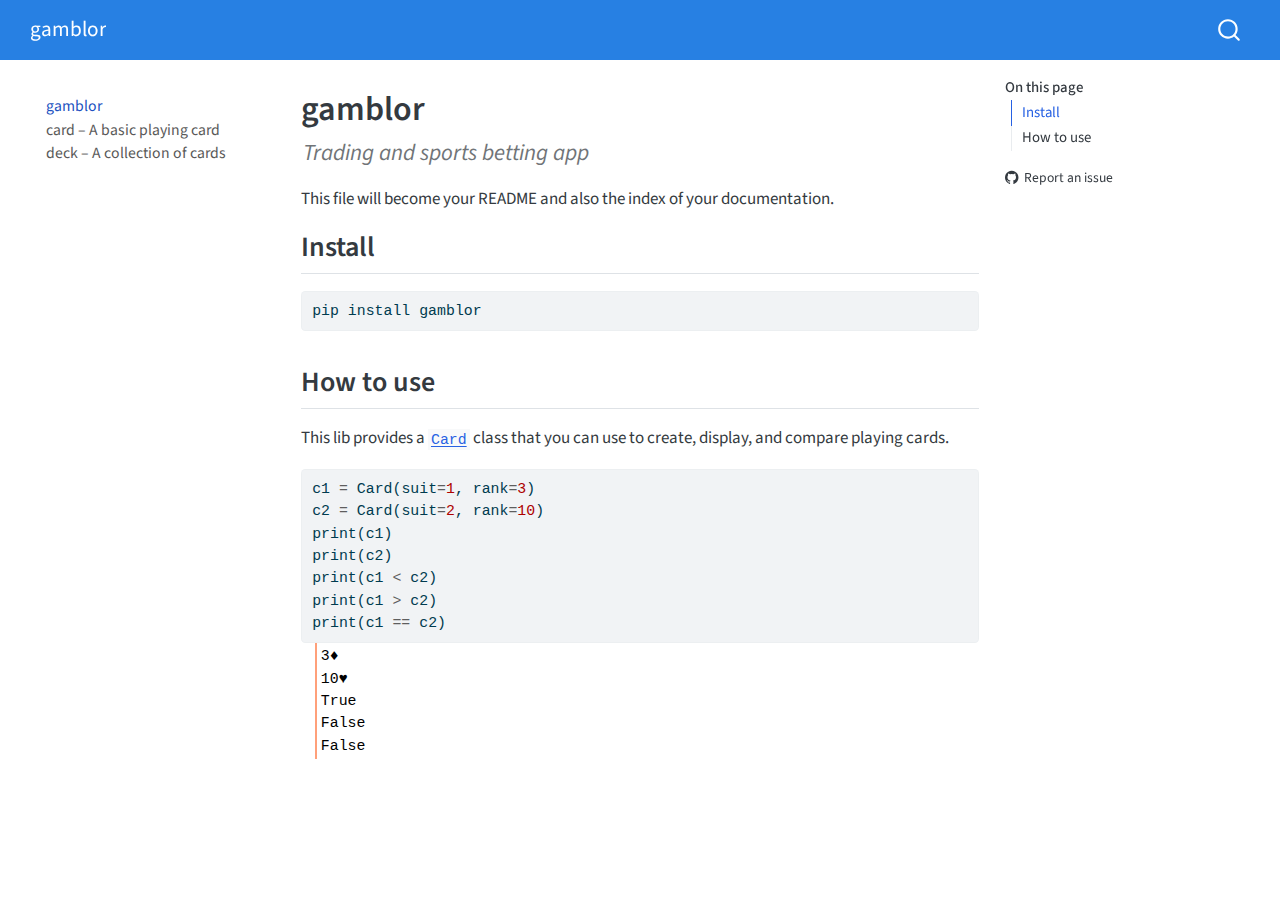
<file: index.html>
<!DOCTYPE html>
<html xmlns="http://www.w3.org/1999/xhtml" lang="en" xml:lang="en"><head>

<meta charset="utf-8">
<meta name="generator" content="quarto-1.5.56">

<meta name="viewport" content="width=device-width, initial-scale=1.0, user-scalable=yes">

<meta name="description" content="Trading and sports betting app">

<title>gamblor</title>
<style>
code{white-space: pre-wrap;}
span.smallcaps{font-variant: small-caps;}
div.columns{display: flex; gap: min(4vw, 1.5em);}
div.column{flex: auto; overflow-x: auto;}
div.hanging-indent{margin-left: 1.5em; text-indent: -1.5em;}
ul.task-list{list-style: none;}
ul.task-list li input[type="checkbox"] {
  width: 0.8em;
  margin: 0 0.8em 0.2em -1em; /* quarto-specific, see https://github.com/quarto-dev/quarto-cli/issues/4556 */ 
  vertical-align: middle;
}
/* CSS for syntax highlighting */
pre > code.sourceCode { white-space: pre; position: relative; }
pre > code.sourceCode > span { line-height: 1.25; }
pre > code.sourceCode > span:empty { height: 1.2em; }
.sourceCode { overflow: visible; }
code.sourceCode > span { color: inherit; text-decoration: inherit; }
div.sourceCode { margin: 1em 0; }
pre.sourceCode { margin: 0; }
@media screen {
div.sourceCode { overflow: auto; }
}
@media print {
pre > code.sourceCode { white-space: pre-wrap; }
pre > code.sourceCode > span { display: inline-block; text-indent: -5em; padding-left: 5em; }
}
pre.numberSource code
  { counter-reset: source-line 0; }
pre.numberSource code > span
  { position: relative; left: -4em; counter-increment: source-line; }
pre.numberSource code > span > a:first-child::before
  { content: counter(source-line);
    position: relative; left: -1em; text-align: right; vertical-align: baseline;
    border: none; display: inline-block;
    -webkit-touch-callout: none; -webkit-user-select: none;
    -khtml-user-select: none; -moz-user-select: none;
    -ms-user-select: none; user-select: none;
    padding: 0 4px; width: 4em;
  }
pre.numberSource { margin-left: 3em;  padding-left: 4px; }
div.sourceCode
  {   }
@media screen {
pre > code.sourceCode > span > a:first-child::before { text-decoration: underline; }
}
</style>


<script src="site_libs/quarto-nav/quarto-nav.js"></script>
<script src="site_libs/quarto-nav/headroom.min.js"></script>
<script src="site_libs/clipboard/clipboard.min.js"></script>
<script src="site_libs/quarto-search/autocomplete.umd.js"></script>
<script src="site_libs/quarto-search/fuse.min.js"></script>
<script src="site_libs/quarto-search/quarto-search.js"></script>
<meta name="quarto:offset" content="./">
<script src="site_libs/quarto-html/quarto.js"></script>
<script src="site_libs/quarto-html/popper.min.js"></script>
<script src="site_libs/quarto-html/tippy.umd.min.js"></script>
<script src="site_libs/quarto-html/anchor.min.js"></script>
<link href="site_libs/quarto-html/tippy.css" rel="stylesheet">
<link href="site_libs/quarto-html/quarto-syntax-highlighting.css" rel="stylesheet" id="quarto-text-highlighting-styles">
<script src="site_libs/bootstrap/bootstrap.min.js"></script>
<link href="site_libs/bootstrap/bootstrap-icons.css" rel="stylesheet">
<link href="site_libs/bootstrap/bootstrap.min.css" rel="stylesheet" id="quarto-bootstrap" data-mode="light">
<script id="quarto-search-options" type="application/json">{
  "location": "navbar",
  "copy-button": false,
  "collapse-after": 3,
  "panel-placement": "end",
  "type": "overlay",
  "limit": 50,
  "keyboard-shortcut": [
    "f",
    "/",
    "s"
  ],
  "show-item-context": false,
  "language": {
    "search-no-results-text": "No results",
    "search-matching-documents-text": "matching documents",
    "search-copy-link-title": "Copy link to search",
    "search-hide-matches-text": "Hide additional matches",
    "search-more-match-text": "more match in this document",
    "search-more-matches-text": "more matches in this document",
    "search-clear-button-title": "Clear",
    "search-text-placeholder": "",
    "search-detached-cancel-button-title": "Cancel",
    "search-submit-button-title": "Submit",
    "search-label": "Search"
  }
}</script>


<link rel="stylesheet" href="styles.css">
<meta property="og:title" content="gamblor">
<meta property="og:description" content="Trading and sports betting app">
<meta property="og:site_name" content="gamblor">
<meta name="twitter:title" content="gamblor">
<meta name="twitter:description" content="Trading and sports betting app">
<meta name="twitter:card" content="summary">
</head>

<body class="nav-sidebar floating nav-fixed">

<div id="quarto-search-results"></div>
  <header id="quarto-header" class="headroom fixed-top">
    <nav class="navbar navbar-expand-lg " data-bs-theme="dark">
      <div class="navbar-container container-fluid">
      <div class="navbar-brand-container mx-auto">
    <a class="navbar-brand" href="./index.html">
    <span class="navbar-title">gamblor</span>
    </a>
  </div>
        <div class="quarto-navbar-tools tools-end">
</div>
          <div id="quarto-search" class="" title="Search"></div>
      </div> <!-- /container-fluid -->
    </nav>
  <nav class="quarto-secondary-nav">
    <div class="container-fluid d-flex">
      <button type="button" class="quarto-btn-toggle btn" data-bs-toggle="collapse" role="button" data-bs-target=".quarto-sidebar-collapse-item" aria-controls="quarto-sidebar" aria-expanded="false" aria-label="Toggle sidebar navigation" onclick="if (window.quartoToggleHeadroom) { window.quartoToggleHeadroom(); }">
        <i class="bi bi-layout-text-sidebar-reverse"></i>
      </button>
        <nav class="quarto-page-breadcrumbs" aria-label="breadcrumb"><ol class="breadcrumb"><li class="breadcrumb-item"><a href="./index.html">gamblor</a></li></ol></nav>
        <a class="flex-grow-1" role="navigation" data-bs-toggle="collapse" data-bs-target=".quarto-sidebar-collapse-item" aria-controls="quarto-sidebar" aria-expanded="false" aria-label="Toggle sidebar navigation" onclick="if (window.quartoToggleHeadroom) { window.quartoToggleHeadroom(); }">      
        </a>
    </div>
  </nav>
</header>
<!-- content -->
<div id="quarto-content" class="quarto-container page-columns page-rows-contents page-layout-article page-navbar">
<!-- sidebar -->
  <nav id="quarto-sidebar" class="sidebar collapse collapse-horizontal quarto-sidebar-collapse-item sidebar-navigation floating overflow-auto">
    <div class="sidebar-menu-container"> 
    <ul class="list-unstyled mt-1">
        <li class="sidebar-item">
  <div class="sidebar-item-container"> 
  <a href="./index.html" class="sidebar-item-text sidebar-link active">
 <span class="menu-text">gamblor</span></a>
  </div>
</li>
        <li class="sidebar-item">
  <div class="sidebar-item-container"> 
  <a href="./card.html" class="sidebar-item-text sidebar-link">
 <span class="menu-text">card – A basic playing card</span></a>
  </div>
</li>
        <li class="sidebar-item">
  <div class="sidebar-item-container"> 
  <a href="./deck.html" class="sidebar-item-text sidebar-link">
 <span class="menu-text">deck – A collection of cards</span></a>
  </div>
</li>
    </ul>
    </div>
</nav>
<div id="quarto-sidebar-glass" class="quarto-sidebar-collapse-item" data-bs-toggle="collapse" data-bs-target=".quarto-sidebar-collapse-item"></div>
<!-- margin-sidebar -->
    <div id="quarto-margin-sidebar" class="sidebar margin-sidebar">
        <nav id="TOC" role="doc-toc" class="toc-active">
    <h2 id="toc-title">On this page</h2>
   
  <ul>
  <li><a href="#install" id="toc-install" class="nav-link active" data-scroll-target="#install">Install</a></li>
  <li><a href="#how-to-use" id="toc-how-to-use" class="nav-link" data-scroll-target="#how-to-use">How to use</a></li>
  </ul>
<div class="toc-actions"><ul><li><a href="https://github.com/eric-austin/gamblor/issues/new" class="toc-action"><i class="bi bi-github"></i>Report an issue</a></li></ul></div></nav>
    </div>
<!-- main -->
<main class="content" id="quarto-document-content">

<header id="title-block-header" class="quarto-title-block default">
<div class="quarto-title">
<h1 class="title">gamblor</h1>
</div>

<div>
  <div class="description">
    Trading and sports betting app
  </div>
</div>


<div class="quarto-title-meta">

    
  
    
  </div>
  


</header>


<!-- WARNING: THIS FILE WAS AUTOGENERATED! DO NOT EDIT! -->
<p>This file will become your README and also the index of your documentation.</p>
<section id="install" class="level2">
<h2 class="anchored" data-anchor-id="install">Install</h2>
<div class="sourceCode" id="cb1"><pre class="sourceCode sh code-with-copy"><code class="sourceCode bash"><span id="cb1-1"><a href="#cb1-1" aria-hidden="true" tabindex="-1"></a><span class="ex">pip</span> install gamblor</span></code><button title="Copy to Clipboard" class="code-copy-button"><i class="bi"></i></button></pre></div>
</section>
<section id="how-to-use" class="level2">
<h2 class="anchored" data-anchor-id="how-to-use">How to use</h2>
<p>This lib provides a <a href="https://eric-austin.github.io/gamblor/card.html#card"><code>Card</code></a> class that you can use to create, display, and compare playing cards.</p>
<div id="cell-7" class="cell">
<div class="sourceCode cell-code" id="cb2"><pre class="sourceCode python code-with-copy"><code class="sourceCode python"><span id="cb2-1"><a href="#cb2-1" aria-hidden="true" tabindex="-1"></a>c1 <span class="op">=</span> Card(suit<span class="op">=</span><span class="dv">1</span>, rank<span class="op">=</span><span class="dv">3</span>)</span>
<span id="cb2-2"><a href="#cb2-2" aria-hidden="true" tabindex="-1"></a>c2 <span class="op">=</span> Card(suit<span class="op">=</span><span class="dv">2</span>, rank<span class="op">=</span><span class="dv">10</span>)</span>
<span id="cb2-3"><a href="#cb2-3" aria-hidden="true" tabindex="-1"></a><span class="bu">print</span>(c1)</span>
<span id="cb2-4"><a href="#cb2-4" aria-hidden="true" tabindex="-1"></a><span class="bu">print</span>(c2)</span>
<span id="cb2-5"><a href="#cb2-5" aria-hidden="true" tabindex="-1"></a><span class="bu">print</span>(c1 <span class="op">&lt;</span> c2)</span>
<span id="cb2-6"><a href="#cb2-6" aria-hidden="true" tabindex="-1"></a><span class="bu">print</span>(c1 <span class="op">&gt;</span> c2)</span>
<span id="cb2-7"><a href="#cb2-7" aria-hidden="true" tabindex="-1"></a><span class="bu">print</span>(c1 <span class="op">==</span> c2)</span></code><button title="Copy to Clipboard" class="code-copy-button"><i class="bi"></i></button></pre></div>
<div class="cell-output cell-output-stdout">
<pre><code>3♦
10♥
True
False
False</code></pre>
</div>
</div>


</section>

</main> <!-- /main -->
<script id="quarto-html-after-body" type="application/javascript">
window.document.addEventListener("DOMContentLoaded", function (event) {
  const toggleBodyColorMode = (bsSheetEl) => {
    const mode = bsSheetEl.getAttribute("data-mode");
    const bodyEl = window.document.querySelector("body");
    if (mode === "dark") {
      bodyEl.classList.add("quarto-dark");
      bodyEl.classList.remove("quarto-light");
    } else {
      bodyEl.classList.add("quarto-light");
      bodyEl.classList.remove("quarto-dark");
    }
  }
  const toggleBodyColorPrimary = () => {
    const bsSheetEl = window.document.querySelector("link#quarto-bootstrap");
    if (bsSheetEl) {
      toggleBodyColorMode(bsSheetEl);
    }
  }
  toggleBodyColorPrimary();  
  const icon = "";
  const anchorJS = new window.AnchorJS();
  anchorJS.options = {
    placement: 'right',
    icon: icon
  };
  anchorJS.add('.anchored');
  const isCodeAnnotation = (el) => {
    for (const clz of el.classList) {
      if (clz.startsWith('code-annotation-')) {                     
        return true;
      }
    }
    return false;
  }
  const onCopySuccess = function(e) {
    // button target
    const button = e.trigger;
    // don't keep focus
    button.blur();
    // flash "checked"
    button.classList.add('code-copy-button-checked');
    var currentTitle = button.getAttribute("title");
    button.setAttribute("title", "Copied!");
    let tooltip;
    if (window.bootstrap) {
      button.setAttribute("data-bs-toggle", "tooltip");
      button.setAttribute("data-bs-placement", "left");
      button.setAttribute("data-bs-title", "Copied!");
      tooltip = new bootstrap.Tooltip(button, 
        { trigger: "manual", 
          customClass: "code-copy-button-tooltip",
          offset: [0, -8]});
      tooltip.show();    
    }
    setTimeout(function() {
      if (tooltip) {
        tooltip.hide();
        button.removeAttribute("data-bs-title");
        button.removeAttribute("data-bs-toggle");
        button.removeAttribute("data-bs-placement");
      }
      button.setAttribute("title", currentTitle);
      button.classList.remove('code-copy-button-checked');
    }, 1000);
    // clear code selection
    e.clearSelection();
  }
  const getTextToCopy = function(trigger) {
      const codeEl = trigger.previousElementSibling.cloneNode(true);
      for (const childEl of codeEl.children) {
        if (isCodeAnnotation(childEl)) {
          childEl.remove();
        }
      }
      return codeEl.innerText;
  }
  const clipboard = new window.ClipboardJS('.code-copy-button:not([data-in-quarto-modal])', {
    text: getTextToCopy
  });
  clipboard.on('success', onCopySuccess);
  if (window.document.getElementById('quarto-embedded-source-code-modal')) {
    // For code content inside modals, clipBoardJS needs to be initialized with a container option
    // TODO: Check when it could be a function (https://github.com/zenorocha/clipboard.js/issues/860)
    const clipboardModal = new window.ClipboardJS('.code-copy-button[data-in-quarto-modal]', {
      text: getTextToCopy,
      container: window.document.getElementById('quarto-embedded-source-code-modal')
    });
    clipboardModal.on('success', onCopySuccess);
  }
    var localhostRegex = new RegExp(/^(?:http|https):\/\/localhost\:?[0-9]*\//);
    var mailtoRegex = new RegExp(/^mailto:/);
      var filterRegex = new RegExp("https:\/\/eric-austin\.github\.io\/gamblor");
    var isInternal = (href) => {
        return filterRegex.test(href) || localhostRegex.test(href) || mailtoRegex.test(href);
    }
    // Inspect non-navigation links and adorn them if external
 	var links = window.document.querySelectorAll('a[href]:not(.nav-link):not(.navbar-brand):not(.toc-action):not(.sidebar-link):not(.sidebar-item-toggle):not(.pagination-link):not(.no-external):not([aria-hidden]):not(.dropdown-item):not(.quarto-navigation-tool):not(.about-link)');
    for (var i=0; i<links.length; i++) {
      const link = links[i];
      if (!isInternal(link.href)) {
        // undo the damage that might have been done by quarto-nav.js in the case of
        // links that we want to consider external
        if (link.dataset.originalHref !== undefined) {
          link.href = link.dataset.originalHref;
        }
      }
    }
  function tippyHover(el, contentFn, onTriggerFn, onUntriggerFn) {
    const config = {
      allowHTML: true,
      maxWidth: 500,
      delay: 100,
      arrow: false,
      appendTo: function(el) {
          return el.parentElement;
      },
      interactive: true,
      interactiveBorder: 10,
      theme: 'quarto',
      placement: 'bottom-start',
    };
    if (contentFn) {
      config.content = contentFn;
    }
    if (onTriggerFn) {
      config.onTrigger = onTriggerFn;
    }
    if (onUntriggerFn) {
      config.onUntrigger = onUntriggerFn;
    }
    window.tippy(el, config); 
  }
  const noterefs = window.document.querySelectorAll('a[role="doc-noteref"]');
  for (var i=0; i<noterefs.length; i++) {
    const ref = noterefs[i];
    tippyHover(ref, function() {
      // use id or data attribute instead here
      let href = ref.getAttribute('data-footnote-href') || ref.getAttribute('href');
      try { href = new URL(href).hash; } catch {}
      const id = href.replace(/^#\/?/, "");
      const note = window.document.getElementById(id);
      if (note) {
        return note.innerHTML;
      } else {
        return "";
      }
    });
  }
  const xrefs = window.document.querySelectorAll('a.quarto-xref');
  const processXRef = (id, note) => {
    // Strip column container classes
    const stripColumnClz = (el) => {
      el.classList.remove("page-full", "page-columns");
      if (el.children) {
        for (const child of el.children) {
          stripColumnClz(child);
        }
      }
    }
    stripColumnClz(note)
    if (id === null || id.startsWith('sec-')) {
      // Special case sections, only their first couple elements
      const container = document.createElement("div");
      if (note.children && note.children.length > 2) {
        container.appendChild(note.children[0].cloneNode(true));
        for (let i = 1; i < note.children.length; i++) {
          const child = note.children[i];
          if (child.tagName === "P" && child.innerText === "") {
            continue;
          } else {
            container.appendChild(child.cloneNode(true));
            break;
          }
        }
        if (window.Quarto?.typesetMath) {
          window.Quarto.typesetMath(container);
        }
        return container.innerHTML
      } else {
        if (window.Quarto?.typesetMath) {
          window.Quarto.typesetMath(note);
        }
        return note.innerHTML;
      }
    } else {
      // Remove any anchor links if they are present
      const anchorLink = note.querySelector('a.anchorjs-link');
      if (anchorLink) {
        anchorLink.remove();
      }
      if (window.Quarto?.typesetMath) {
        window.Quarto.typesetMath(note);
      }
      // TODO in 1.5, we should make sure this works without a callout special case
      if (note.classList.contains("callout")) {
        return note.outerHTML;
      } else {
        return note.innerHTML;
      }
    }
  }
  for (var i=0; i<xrefs.length; i++) {
    const xref = xrefs[i];
    tippyHover(xref, undefined, function(instance) {
      instance.disable();
      let url = xref.getAttribute('href');
      let hash = undefined; 
      if (url.startsWith('#')) {
        hash = url;
      } else {
        try { hash = new URL(url).hash; } catch {}
      }
      if (hash) {
        const id = hash.replace(/^#\/?/, "");
        const note = window.document.getElementById(id);
        if (note !== null) {
          try {
            const html = processXRef(id, note.cloneNode(true));
            instance.setContent(html);
          } finally {
            instance.enable();
            instance.show();
          }
        } else {
          // See if we can fetch this
          fetch(url.split('#')[0])
          .then(res => res.text())
          .then(html => {
            const parser = new DOMParser();
            const htmlDoc = parser.parseFromString(html, "text/html");
            const note = htmlDoc.getElementById(id);
            if (note !== null) {
              const html = processXRef(id, note);
              instance.setContent(html);
            } 
          }).finally(() => {
            instance.enable();
            instance.show();
          });
        }
      } else {
        // See if we can fetch a full url (with no hash to target)
        // This is a special case and we should probably do some content thinning / targeting
        fetch(url)
        .then(res => res.text())
        .then(html => {
          const parser = new DOMParser();
          const htmlDoc = parser.parseFromString(html, "text/html");
          const note = htmlDoc.querySelector('main.content');
          if (note !== null) {
            // This should only happen for chapter cross references
            // (since there is no id in the URL)
            // remove the first header
            if (note.children.length > 0 && note.children[0].tagName === "HEADER") {
              note.children[0].remove();
            }
            const html = processXRef(null, note);
            instance.setContent(html);
          } 
        }).finally(() => {
          instance.enable();
          instance.show();
        });
      }
    }, function(instance) {
    });
  }
      let selectedAnnoteEl;
      const selectorForAnnotation = ( cell, annotation) => {
        let cellAttr = 'data-code-cell="' + cell + '"';
        let lineAttr = 'data-code-annotation="' +  annotation + '"';
        const selector = 'span[' + cellAttr + '][' + lineAttr + ']';
        return selector;
      }
      const selectCodeLines = (annoteEl) => {
        const doc = window.document;
        const targetCell = annoteEl.getAttribute("data-target-cell");
        const targetAnnotation = annoteEl.getAttribute("data-target-annotation");
        const annoteSpan = window.document.querySelector(selectorForAnnotation(targetCell, targetAnnotation));
        const lines = annoteSpan.getAttribute("data-code-lines").split(",");
        const lineIds = lines.map((line) => {
          return targetCell + "-" + line;
        })
        let top = null;
        let height = null;
        let parent = null;
        if (lineIds.length > 0) {
            //compute the position of the single el (top and bottom and make a div)
            const el = window.document.getElementById(lineIds[0]);
            top = el.offsetTop;
            height = el.offsetHeight;
            parent = el.parentElement.parentElement;
          if (lineIds.length > 1) {
            const lastEl = window.document.getElementById(lineIds[lineIds.length - 1]);
            const bottom = lastEl.offsetTop + lastEl.offsetHeight;
            height = bottom - top;
          }
          if (top !== null && height !== null && parent !== null) {
            // cook up a div (if necessary) and position it 
            let div = window.document.getElementById("code-annotation-line-highlight");
            if (div === null) {
              div = window.document.createElement("div");
              div.setAttribute("id", "code-annotation-line-highlight");
              div.style.position = 'absolute';
              parent.appendChild(div);
            }
            div.style.top = top - 2 + "px";
            div.style.height = height + 4 + "px";
            div.style.left = 0;
            let gutterDiv = window.document.getElementById("code-annotation-line-highlight-gutter");
            if (gutterDiv === null) {
              gutterDiv = window.document.createElement("div");
              gutterDiv.setAttribute("id", "code-annotation-line-highlight-gutter");
              gutterDiv.style.position = 'absolute';
              const codeCell = window.document.getElementById(targetCell);
              const gutter = codeCell.querySelector('.code-annotation-gutter');
              gutter.appendChild(gutterDiv);
            }
            gutterDiv.style.top = top - 2 + "px";
            gutterDiv.style.height = height + 4 + "px";
          }
          selectedAnnoteEl = annoteEl;
        }
      };
      const unselectCodeLines = () => {
        const elementsIds = ["code-annotation-line-highlight", "code-annotation-line-highlight-gutter"];
        elementsIds.forEach((elId) => {
          const div = window.document.getElementById(elId);
          if (div) {
            div.remove();
          }
        });
        selectedAnnoteEl = undefined;
      };
        // Handle positioning of the toggle
    window.addEventListener(
      "resize",
      throttle(() => {
        elRect = undefined;
        if (selectedAnnoteEl) {
          selectCodeLines(selectedAnnoteEl);
        }
      }, 10)
    );
    function throttle(fn, ms) {
    let throttle = false;
    let timer;
      return (...args) => {
        if(!throttle) { // first call gets through
            fn.apply(this, args);
            throttle = true;
        } else { // all the others get throttled
            if(timer) clearTimeout(timer); // cancel #2
            timer = setTimeout(() => {
              fn.apply(this, args);
              timer = throttle = false;
            }, ms);
        }
      };
    }
      // Attach click handler to the DT
      const annoteDls = window.document.querySelectorAll('dt[data-target-cell]');
      for (const annoteDlNode of annoteDls) {
        annoteDlNode.addEventListener('click', (event) => {
          const clickedEl = event.target;
          if (clickedEl !== selectedAnnoteEl) {
            unselectCodeLines();
            const activeEl = window.document.querySelector('dt[data-target-cell].code-annotation-active');
            if (activeEl) {
              activeEl.classList.remove('code-annotation-active');
            }
            selectCodeLines(clickedEl);
            clickedEl.classList.add('code-annotation-active');
          } else {
            // Unselect the line
            unselectCodeLines();
            clickedEl.classList.remove('code-annotation-active');
          }
        });
      }
  const findCites = (el) => {
    const parentEl = el.parentElement;
    if (parentEl) {
      const cites = parentEl.dataset.cites;
      if (cites) {
        return {
          el,
          cites: cites.split(' ')
        };
      } else {
        return findCites(el.parentElement)
      }
    } else {
      return undefined;
    }
  };
  var bibliorefs = window.document.querySelectorAll('a[role="doc-biblioref"]');
  for (var i=0; i<bibliorefs.length; i++) {
    const ref = bibliorefs[i];
    const citeInfo = findCites(ref);
    if (citeInfo) {
      tippyHover(citeInfo.el, function() {
        var popup = window.document.createElement('div');
        citeInfo.cites.forEach(function(cite) {
          var citeDiv = window.document.createElement('div');
          citeDiv.classList.add('hanging-indent');
          citeDiv.classList.add('csl-entry');
          var biblioDiv = window.document.getElementById('ref-' + cite);
          if (biblioDiv) {
            citeDiv.innerHTML = biblioDiv.innerHTML;
          }
          popup.appendChild(citeDiv);
        });
        return popup.innerHTML;
      });
    }
  }
});
</script>
</div> <!-- /content -->




<footer class="footer"><div class="nav-footer"><div class="nav-footer-center"><div class="toc-actions d-sm-block d-md-none"><ul><li><a href="https://github.com/eric-austin/gamblor/issues/new" class="toc-action"><i class="bi bi-github"></i>Report an issue</a></li></ul></div></div></div></footer></body></html>
</file>
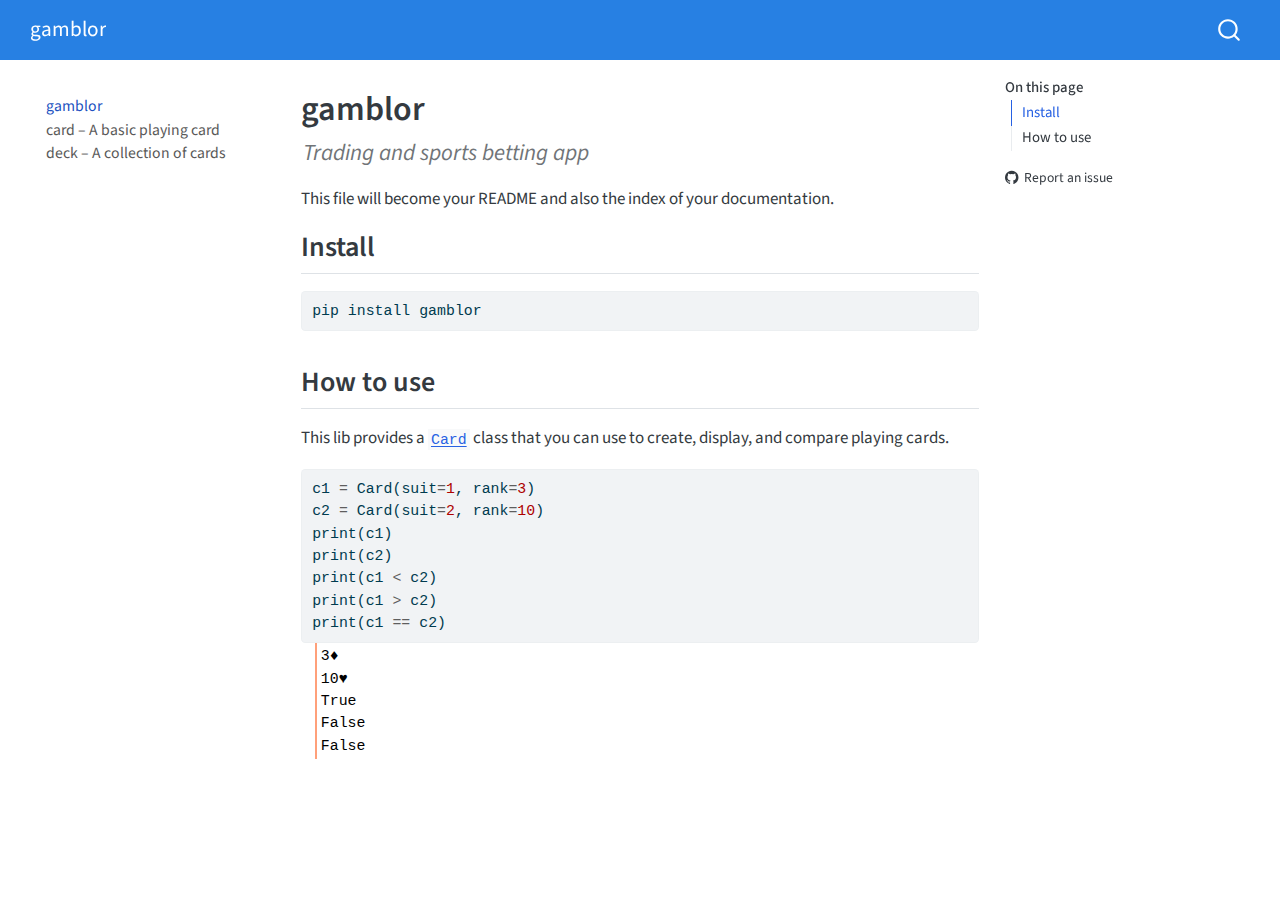
<file: _proc/_docs/index.html>
<!DOCTYPE html>
<html xmlns="http://www.w3.org/1999/xhtml" lang="en" xml:lang="en"><head>

<meta charset="utf-8">
<meta name="generator" content="quarto-1.5.54">

<meta name="viewport" content="width=device-width, initial-scale=1.0, user-scalable=yes">

<meta name="description" content="Trading and sports betting app">

<title>gamblor</title>
<style>
code{white-space: pre-wrap;}
span.smallcaps{font-variant: small-caps;}
div.columns{display: flex; gap: min(4vw, 1.5em);}
div.column{flex: auto; overflow-x: auto;}
div.hanging-indent{margin-left: 1.5em; text-indent: -1.5em;}
ul.task-list{list-style: none;}
ul.task-list li input[type="checkbox"] {
  width: 0.8em;
  margin: 0 0.8em 0.2em -1em; /* quarto-specific, see https://github.com/quarto-dev/quarto-cli/issues/4556 */ 
  vertical-align: middle;
}
/* CSS for syntax highlighting */
pre > code.sourceCode { white-space: pre; position: relative; }
pre > code.sourceCode > span { line-height: 1.25; }
pre > code.sourceCode > span:empty { height: 1.2em; }
.sourceCode { overflow: visible; }
code.sourceCode > span { color: inherit; text-decoration: inherit; }
div.sourceCode { margin: 1em 0; }
pre.sourceCode { margin: 0; }
@media screen {
div.sourceCode { overflow: auto; }
}
@media print {
pre > code.sourceCode { white-space: pre-wrap; }
pre > code.sourceCode > span { display: inline-block; text-indent: -5em; padding-left: 5em; }
}
pre.numberSource code
  { counter-reset: source-line 0; }
pre.numberSource code > span
  { position: relative; left: -4em; counter-increment: source-line; }
pre.numberSource code > span > a:first-child::before
  { content: counter(source-line);
    position: relative; left: -1em; text-align: right; vertical-align: baseline;
    border: none; display: inline-block;
    -webkit-touch-callout: none; -webkit-user-select: none;
    -khtml-user-select: none; -moz-user-select: none;
    -ms-user-select: none; user-select: none;
    padding: 0 4px; width: 4em;
  }
pre.numberSource { margin-left: 3em;  padding-left: 4px; }
div.sourceCode
  {   }
@media screen {
pre > code.sourceCode > span > a:first-child::before { text-decoration: underline; }
}
</style>


<script src="site_libs/quarto-nav/quarto-nav.js"></script>
<script src="site_libs/quarto-nav/headroom.min.js"></script>
<script src="site_libs/clipboard/clipboard.min.js"></script>
<script src="site_libs/quarto-search/autocomplete.umd.js"></script>
<script src="site_libs/quarto-search/fuse.min.js"></script>
<script src="site_libs/quarto-search/quarto-search.js"></script>
<meta name="quarto:offset" content="./">
<script src="site_libs/quarto-html/quarto.js"></script>
<script src="site_libs/quarto-html/popper.min.js"></script>
<script src="site_libs/quarto-html/tippy.umd.min.js"></script>
<script src="site_libs/quarto-html/anchor.min.js"></script>
<link href="site_libs/quarto-html/tippy.css" rel="stylesheet">
<link href="site_libs/quarto-html/quarto-syntax-highlighting.css" rel="stylesheet" id="quarto-text-highlighting-styles">
<script src="site_libs/bootstrap/bootstrap.min.js"></script>
<link href="site_libs/bootstrap/bootstrap-icons.css" rel="stylesheet">
<link href="site_libs/bootstrap/bootstrap.min.css" rel="stylesheet" id="quarto-bootstrap" data-mode="light">
<script id="quarto-search-options" type="application/json">{
  "location": "navbar",
  "copy-button": false,
  "collapse-after": 3,
  "panel-placement": "end",
  "type": "overlay",
  "limit": 50,
  "keyboard-shortcut": [
    "f",
    "/",
    "s"
  ],
  "show-item-context": false,
  "language": {
    "search-no-results-text": "No results",
    "search-matching-documents-text": "matching documents",
    "search-copy-link-title": "Copy link to search",
    "search-hide-matches-text": "Hide additional matches",
    "search-more-match-text": "more match in this document",
    "search-more-matches-text": "more matches in this document",
    "search-clear-button-title": "Clear",
    "search-text-placeholder": "",
    "search-detached-cancel-button-title": "Cancel",
    "search-submit-button-title": "Submit",
    "search-label": "Search"
  }
}</script>


<link rel="stylesheet" href="styles.css">
<meta property="og:title" content="gamblor">
<meta property="og:description" content="Trading and sports betting app">
<meta property="og:site_name" content="gamblor">
<meta name="twitter:title" content="gamblor">
<meta name="twitter:description" content="Trading and sports betting app">
<meta name="twitter:card" content="summary">
</head>

<body class="nav-sidebar floating nav-fixed">

<div id="quarto-search-results"></div>
  <header id="quarto-header" class="headroom fixed-top">
    <nav class="navbar navbar-expand-lg " data-bs-theme="dark">
      <div class="navbar-container container-fluid">
      <div class="navbar-brand-container mx-auto">
    <a class="navbar-brand" href="./index.html">
    <span class="navbar-title">gamblor</span>
    </a>
  </div>
        <div class="quarto-navbar-tools tools-end">
</div>
          <div id="quarto-search" class="" title="Search"></div>
      </div> <!-- /container-fluid -->
    </nav>
  <nav class="quarto-secondary-nav">
    <div class="container-fluid d-flex">
      <button type="button" class="quarto-btn-toggle btn" data-bs-toggle="collapse" role="button" data-bs-target=".quarto-sidebar-collapse-item" aria-controls="quarto-sidebar" aria-expanded="false" aria-label="Toggle sidebar navigation" onclick="if (window.quartoToggleHeadroom) { window.quartoToggleHeadroom(); }">
        <i class="bi bi-layout-text-sidebar-reverse"></i>
      </button>
        <nav class="quarto-page-breadcrumbs" aria-label="breadcrumb"><ol class="breadcrumb"><li class="breadcrumb-item"><a href="./index.html">gamblor</a></li></ol></nav>
        <a class="flex-grow-1" role="navigation" data-bs-toggle="collapse" data-bs-target=".quarto-sidebar-collapse-item" aria-controls="quarto-sidebar" aria-expanded="false" aria-label="Toggle sidebar navigation" onclick="if (window.quartoToggleHeadroom) { window.quartoToggleHeadroom(); }">      
        </a>
    </div>
  </nav>
</header>
<!-- content -->
<div id="quarto-content" class="quarto-container page-columns page-rows-contents page-layout-article page-navbar">
<!-- sidebar -->
  <nav id="quarto-sidebar" class="sidebar collapse collapse-horizontal quarto-sidebar-collapse-item sidebar-navigation floating overflow-auto">
    <div class="sidebar-menu-container"> 
    <ul class="list-unstyled mt-1">
        <li class="sidebar-item">
  <div class="sidebar-item-container"> 
  <a href="./index.html" class="sidebar-item-text sidebar-link active">
 <span class="menu-text">gamblor</span></a>
  </div>
</li>
        <li class="sidebar-item">
  <div class="sidebar-item-container"> 
  <a href="./card.html" class="sidebar-item-text sidebar-link">
 <span class="menu-text">card – A basic playing card</span></a>
  </div>
</li>
        <li class="sidebar-item">
  <div class="sidebar-item-container"> 
  <a href="./deck.html" class="sidebar-item-text sidebar-link">
 <span class="menu-text">deck – A collection of cards</span></a>
  </div>
</li>
    </ul>
    </div>
</nav>
<div id="quarto-sidebar-glass" class="quarto-sidebar-collapse-item" data-bs-toggle="collapse" data-bs-target=".quarto-sidebar-collapse-item"></div>
<!-- margin-sidebar -->
    <div id="quarto-margin-sidebar" class="sidebar margin-sidebar">
        <nav id="TOC" role="doc-toc" class="toc-active">
    <h2 id="toc-title">On this page</h2>
   
  <ul>
  <li><a href="#install" id="toc-install" class="nav-link active" data-scroll-target="#install">Install</a></li>
  <li><a href="#how-to-use" id="toc-how-to-use" class="nav-link" data-scroll-target="#how-to-use">How to use</a></li>
  </ul>
<div class="toc-actions"><ul><li><a href="https://github.com/eric-austin/gamblor/issues/new" class="toc-action"><i class="bi bi-github"></i>Report an issue</a></li></ul></div></nav>
    </div>
<!-- main -->
<main class="content" id="quarto-document-content">

<header id="title-block-header" class="quarto-title-block default">
<div class="quarto-title">
<h1 class="title">gamblor</h1>
</div>

<div>
  <div class="description">
    Trading and sports betting app
  </div>
</div>


<div class="quarto-title-meta">

    
  
    
  </div>
  


</header>


<!-- WARNING: THIS FILE WAS AUTOGENERATED! DO NOT EDIT! -->
<p>This file will become your README and also the index of your documentation.</p>
<section id="install" class="level2">
<h2 class="anchored" data-anchor-id="install">Install</h2>
<div class="sourceCode" id="cb1"><pre class="sourceCode sh code-with-copy"><code class="sourceCode bash"><span id="cb1-1"><a href="#cb1-1" aria-hidden="true" tabindex="-1"></a><span class="ex">pip</span> install gamblor</span></code><button title="Copy to Clipboard" class="code-copy-button"><i class="bi"></i></button></pre></div>
</section>
<section id="how-to-use" class="level2">
<h2 class="anchored" data-anchor-id="how-to-use">How to use</h2>
<p>This lib provides a <a href="https://eric-austin.github.io/gamblor/card.html#card"><code>Card</code></a> class that you can use to create, display, and compare playing cards.</p>
<div id="cell-7" class="cell" data-execution_count="2">
<div class="sourceCode cell-code" id="cb2"><pre class="sourceCode python code-with-copy"><code class="sourceCode python"><span id="cb2-1"><a href="#cb2-1" aria-hidden="true" tabindex="-1"></a>c1 <span class="op">=</span> Card(suit<span class="op">=</span><span class="dv">1</span>, rank<span class="op">=</span><span class="dv">3</span>)</span>
<span id="cb2-2"><a href="#cb2-2" aria-hidden="true" tabindex="-1"></a>c2 <span class="op">=</span> Card(suit<span class="op">=</span><span class="dv">2</span>, rank<span class="op">=</span><span class="dv">10</span>)</span>
<span id="cb2-3"><a href="#cb2-3" aria-hidden="true" tabindex="-1"></a><span class="bu">print</span>(c1)</span>
<span id="cb2-4"><a href="#cb2-4" aria-hidden="true" tabindex="-1"></a><span class="bu">print</span>(c2)</span>
<span id="cb2-5"><a href="#cb2-5" aria-hidden="true" tabindex="-1"></a><span class="bu">print</span>(c1 <span class="op">&lt;</span> c2)</span>
<span id="cb2-6"><a href="#cb2-6" aria-hidden="true" tabindex="-1"></a><span class="bu">print</span>(c1 <span class="op">&gt;</span> c2)</span>
<span id="cb2-7"><a href="#cb2-7" aria-hidden="true" tabindex="-1"></a><span class="bu">print</span>(c1 <span class="op">==</span> c2)</span></code><button title="Copy to Clipboard" class="code-copy-button"><i class="bi"></i></button></pre></div>
<div class="cell-output cell-output-stdout">
<pre><code>3♦
10♥
True
False
False</code></pre>
</div>
</div>


</section>

</main> <!-- /main -->
<script id="quarto-html-after-body" type="application/javascript">
window.document.addEventListener("DOMContentLoaded", function (event) {
  const toggleBodyColorMode = (bsSheetEl) => {
    const mode = bsSheetEl.getAttribute("data-mode");
    const bodyEl = window.document.querySelector("body");
    if (mode === "dark") {
      bodyEl.classList.add("quarto-dark");
      bodyEl.classList.remove("quarto-light");
    } else {
      bodyEl.classList.add("quarto-light");
      bodyEl.classList.remove("quarto-dark");
    }
  }
  const toggleBodyColorPrimary = () => {
    const bsSheetEl = window.document.querySelector("link#quarto-bootstrap");
    if (bsSheetEl) {
      toggleBodyColorMode(bsSheetEl);
    }
  }
  toggleBodyColorPrimary();  
  const icon = "";
  const anchorJS = new window.AnchorJS();
  anchorJS.options = {
    placement: 'right',
    icon: icon
  };
  anchorJS.add('.anchored');
  const isCodeAnnotation = (el) => {
    for (const clz of el.classList) {
      if (clz.startsWith('code-annotation-')) {                     
        return true;
      }
    }
    return false;
  }
  const onCopySuccess = function(e) {
    // button target
    const button = e.trigger;
    // don't keep focus
    button.blur();
    // flash "checked"
    button.classList.add('code-copy-button-checked');
    var currentTitle = button.getAttribute("title");
    button.setAttribute("title", "Copied!");
    let tooltip;
    if (window.bootstrap) {
      button.setAttribute("data-bs-toggle", "tooltip");
      button.setAttribute("data-bs-placement", "left");
      button.setAttribute("data-bs-title", "Copied!");
      tooltip = new bootstrap.Tooltip(button, 
        { trigger: "manual", 
          customClass: "code-copy-button-tooltip",
          offset: [0, -8]});
      tooltip.show();    
    }
    setTimeout(function() {
      if (tooltip) {
        tooltip.hide();
        button.removeAttribute("data-bs-title");
        button.removeAttribute("data-bs-toggle");
        button.removeAttribute("data-bs-placement");
      }
      button.setAttribute("title", currentTitle);
      button.classList.remove('code-copy-button-checked');
    }, 1000);
    // clear code selection
    e.clearSelection();
  }
  const getTextToCopy = function(trigger) {
      const codeEl = trigger.previousElementSibling.cloneNode(true);
      for (const childEl of codeEl.children) {
        if (isCodeAnnotation(childEl)) {
          childEl.remove();
        }
      }
      return codeEl.innerText;
  }
  const clipboard = new window.ClipboardJS('.code-copy-button:not([data-in-quarto-modal])', {
    text: getTextToCopy
  });
  clipboard.on('success', onCopySuccess);
  if (window.document.getElementById('quarto-embedded-source-code-modal')) {
    // For code content inside modals, clipBoardJS needs to be initialized with a container option
    // TODO: Check when it could be a function (https://github.com/zenorocha/clipboard.js/issues/860)
    const clipboardModal = new window.ClipboardJS('.code-copy-button[data-in-quarto-modal]', {
      text: getTextToCopy,
      container: window.document.getElementById('quarto-embedded-source-code-modal')
    });
    clipboardModal.on('success', onCopySuccess);
  }
    var localhostRegex = new RegExp(/^(?:http|https):\/\/localhost\:?[0-9]*\//);
    var mailtoRegex = new RegExp(/^mailto:/);
      var filterRegex = new RegExp("https:\/\/eric-austin\.github\.io\/gamblor");
    var isInternal = (href) => {
        return filterRegex.test(href) || localhostRegex.test(href) || mailtoRegex.test(href);
    }
    // Inspect non-navigation links and adorn them if external
 	var links = window.document.querySelectorAll('a[href]:not(.nav-link):not(.navbar-brand):not(.toc-action):not(.sidebar-link):not(.sidebar-item-toggle):not(.pagination-link):not(.no-external):not([aria-hidden]):not(.dropdown-item):not(.quarto-navigation-tool):not(.about-link)');
    for (var i=0; i<links.length; i++) {
      const link = links[i];
      if (!isInternal(link.href)) {
        // undo the damage that might have been done by quarto-nav.js in the case of
        // links that we want to consider external
        if (link.dataset.originalHref !== undefined) {
          link.href = link.dataset.originalHref;
        }
      }
    }
  function tippyHover(el, contentFn, onTriggerFn, onUntriggerFn) {
    const config = {
      allowHTML: true,
      maxWidth: 500,
      delay: 100,
      arrow: false,
      appendTo: function(el) {
          return el.parentElement;
      },
      interactive: true,
      interactiveBorder: 10,
      theme: 'quarto',
      placement: 'bottom-start',
    };
    if (contentFn) {
      config.content = contentFn;
    }
    if (onTriggerFn) {
      config.onTrigger = onTriggerFn;
    }
    if (onUntriggerFn) {
      config.onUntrigger = onUntriggerFn;
    }
    window.tippy(el, config); 
  }
  const noterefs = window.document.querySelectorAll('a[role="doc-noteref"]');
  for (var i=0; i<noterefs.length; i++) {
    const ref = noterefs[i];
    tippyHover(ref, function() {
      // use id or data attribute instead here
      let href = ref.getAttribute('data-footnote-href') || ref.getAttribute('href');
      try { href = new URL(href).hash; } catch {}
      const id = href.replace(/^#\/?/, "");
      const note = window.document.getElementById(id);
      if (note) {
        return note.innerHTML;
      } else {
        return "";
      }
    });
  }
  const xrefs = window.document.querySelectorAll('a.quarto-xref');
  const processXRef = (id, note) => {
    // Strip column container classes
    const stripColumnClz = (el) => {
      el.classList.remove("page-full", "page-columns");
      if (el.children) {
        for (const child of el.children) {
          stripColumnClz(child);
        }
      }
    }
    stripColumnClz(note)
    if (id === null || id.startsWith('sec-')) {
      // Special case sections, only their first couple elements
      const container = document.createElement("div");
      if (note.children && note.children.length > 2) {
        container.appendChild(note.children[0].cloneNode(true));
        for (let i = 1; i < note.children.length; i++) {
          const child = note.children[i];
          if (child.tagName === "P" && child.innerText === "") {
            continue;
          } else {
            container.appendChild(child.cloneNode(true));
            break;
          }
        }
        if (window.Quarto?.typesetMath) {
          window.Quarto.typesetMath(container);
        }
        return container.innerHTML
      } else {
        if (window.Quarto?.typesetMath) {
          window.Quarto.typesetMath(note);
        }
        return note.innerHTML;
      }
    } else {
      // Remove any anchor links if they are present
      const anchorLink = note.querySelector('a.anchorjs-link');
      if (anchorLink) {
        anchorLink.remove();
      }
      if (window.Quarto?.typesetMath) {
        window.Quarto.typesetMath(note);
      }
      // TODO in 1.5, we should make sure this works without a callout special case
      if (note.classList.contains("callout")) {
        return note.outerHTML;
      } else {
        return note.innerHTML;
      }
    }
  }
  for (var i=0; i<xrefs.length; i++) {
    const xref = xrefs[i];
    tippyHover(xref, undefined, function(instance) {
      instance.disable();
      let url = xref.getAttribute('href');
      let hash = undefined; 
      if (url.startsWith('#')) {
        hash = url;
      } else {
        try { hash = new URL(url).hash; } catch {}
      }
      if (hash) {
        const id = hash.replace(/^#\/?/, "");
        const note = window.document.getElementById(id);
        if (note !== null) {
          try {
            const html = processXRef(id, note.cloneNode(true));
            instance.setContent(html);
          } finally {
            instance.enable();
            instance.show();
          }
        } else {
          // See if we can fetch this
          fetch(url.split('#')[0])
          .then(res => res.text())
          .then(html => {
            const parser = new DOMParser();
            const htmlDoc = parser.parseFromString(html, "text/html");
            const note = htmlDoc.getElementById(id);
            if (note !== null) {
              const html = processXRef(id, note);
              instance.setContent(html);
            } 
          }).finally(() => {
            instance.enable();
            instance.show();
          });
        }
      } else {
        // See if we can fetch a full url (with no hash to target)
        // This is a special case and we should probably do some content thinning / targeting
        fetch(url)
        .then(res => res.text())
        .then(html => {
          const parser = new DOMParser();
          const htmlDoc = parser.parseFromString(html, "text/html");
          const note = htmlDoc.querySelector('main.content');
          if (note !== null) {
            // This should only happen for chapter cross references
            // (since there is no id in the URL)
            // remove the first header
            if (note.children.length > 0 && note.children[0].tagName === "HEADER") {
              note.children[0].remove();
            }
            const html = processXRef(null, note);
            instance.setContent(html);
          } 
        }).finally(() => {
          instance.enable();
          instance.show();
        });
      }
    }, function(instance) {
    });
  }
      let selectedAnnoteEl;
      const selectorForAnnotation = ( cell, annotation) => {
        let cellAttr = 'data-code-cell="' + cell + '"';
        let lineAttr = 'data-code-annotation="' +  annotation + '"';
        const selector = 'span[' + cellAttr + '][' + lineAttr + ']';
        return selector;
      }
      const selectCodeLines = (annoteEl) => {
        const doc = window.document;
        const targetCell = annoteEl.getAttribute("data-target-cell");
        const targetAnnotation = annoteEl.getAttribute("data-target-annotation");
        const annoteSpan = window.document.querySelector(selectorForAnnotation(targetCell, targetAnnotation));
        const lines = annoteSpan.getAttribute("data-code-lines").split(",");
        const lineIds = lines.map((line) => {
          return targetCell + "-" + line;
        })
        let top = null;
        let height = null;
        let parent = null;
        if (lineIds.length > 0) {
            //compute the position of the single el (top and bottom and make a div)
            const el = window.document.getElementById(lineIds[0]);
            top = el.offsetTop;
            height = el.offsetHeight;
            parent = el.parentElement.parentElement;
          if (lineIds.length > 1) {
            const lastEl = window.document.getElementById(lineIds[lineIds.length - 1]);
            const bottom = lastEl.offsetTop + lastEl.offsetHeight;
            height = bottom - top;
          }
          if (top !== null && height !== null && parent !== null) {
            // cook up a div (if necessary) and position it 
            let div = window.document.getElementById("code-annotation-line-highlight");
            if (div === null) {
              div = window.document.createElement("div");
              div.setAttribute("id", "code-annotation-line-highlight");
              div.style.position = 'absolute';
              parent.appendChild(div);
            }
            div.style.top = top - 2 + "px";
            div.style.height = height + 4 + "px";
            div.style.left = 0;
            let gutterDiv = window.document.getElementById("code-annotation-line-highlight-gutter");
            if (gutterDiv === null) {
              gutterDiv = window.document.createElement("div");
              gutterDiv.setAttribute("id", "code-annotation-line-highlight-gutter");
              gutterDiv.style.position = 'absolute';
              const codeCell = window.document.getElementById(targetCell);
              const gutter = codeCell.querySelector('.code-annotation-gutter');
              gutter.appendChild(gutterDiv);
            }
            gutterDiv.style.top = top - 2 + "px";
            gutterDiv.style.height = height + 4 + "px";
          }
          selectedAnnoteEl = annoteEl;
        }
      };
      const unselectCodeLines = () => {
        const elementsIds = ["code-annotation-line-highlight", "code-annotation-line-highlight-gutter"];
        elementsIds.forEach((elId) => {
          const div = window.document.getElementById(elId);
          if (div) {
            div.remove();
          }
        });
        selectedAnnoteEl = undefined;
      };
        // Handle positioning of the toggle
    window.addEventListener(
      "resize",
      throttle(() => {
        elRect = undefined;
        if (selectedAnnoteEl) {
          selectCodeLines(selectedAnnoteEl);
        }
      }, 10)
    );
    function throttle(fn, ms) {
    let throttle = false;
    let timer;
      return (...args) => {
        if(!throttle) { // first call gets through
            fn.apply(this, args);
            throttle = true;
        } else { // all the others get throttled
            if(timer) clearTimeout(timer); // cancel #2
            timer = setTimeout(() => {
              fn.apply(this, args);
              timer = throttle = false;
            }, ms);
        }
      };
    }
      // Attach click handler to the DT
      const annoteDls = window.document.querySelectorAll('dt[data-target-cell]');
      for (const annoteDlNode of annoteDls) {
        annoteDlNode.addEventListener('click', (event) => {
          const clickedEl = event.target;
          if (clickedEl !== selectedAnnoteEl) {
            unselectCodeLines();
            const activeEl = window.document.querySelector('dt[data-target-cell].code-annotation-active');
            if (activeEl) {
              activeEl.classList.remove('code-annotation-active');
            }
            selectCodeLines(clickedEl);
            clickedEl.classList.add('code-annotation-active');
          } else {
            // Unselect the line
            unselectCodeLines();
            clickedEl.classList.remove('code-annotation-active');
          }
        });
      }
  const findCites = (el) => {
    const parentEl = el.parentElement;
    if (parentEl) {
      const cites = parentEl.dataset.cites;
      if (cites) {
        return {
          el,
          cites: cites.split(' ')
        };
      } else {
        return findCites(el.parentElement)
      }
    } else {
      return undefined;
    }
  };
  var bibliorefs = window.document.querySelectorAll('a[role="doc-biblioref"]');
  for (var i=0; i<bibliorefs.length; i++) {
    const ref = bibliorefs[i];
    const citeInfo = findCites(ref);
    if (citeInfo) {
      tippyHover(citeInfo.el, function() {
        var popup = window.document.createElement('div');
        citeInfo.cites.forEach(function(cite) {
          var citeDiv = window.document.createElement('div');
          citeDiv.classList.add('hanging-indent');
          citeDiv.classList.add('csl-entry');
          var biblioDiv = window.document.getElementById('ref-' + cite);
          if (biblioDiv) {
            citeDiv.innerHTML = biblioDiv.innerHTML;
          }
          popup.appendChild(citeDiv);
        });
        return popup.innerHTML;
      });
    }
  }
});
</script>
</div> <!-- /content -->




<footer class="footer"><div class="nav-footer"><div class="nav-footer-center"><div class="toc-actions d-sm-block d-md-none"><ul><li><a href="https://github.com/eric-austin/gamblor/issues/new" class="toc-action"><i class="bi bi-github"></i>Report an issue</a></li></ul></div></div></div></footer></body></html>
</file>
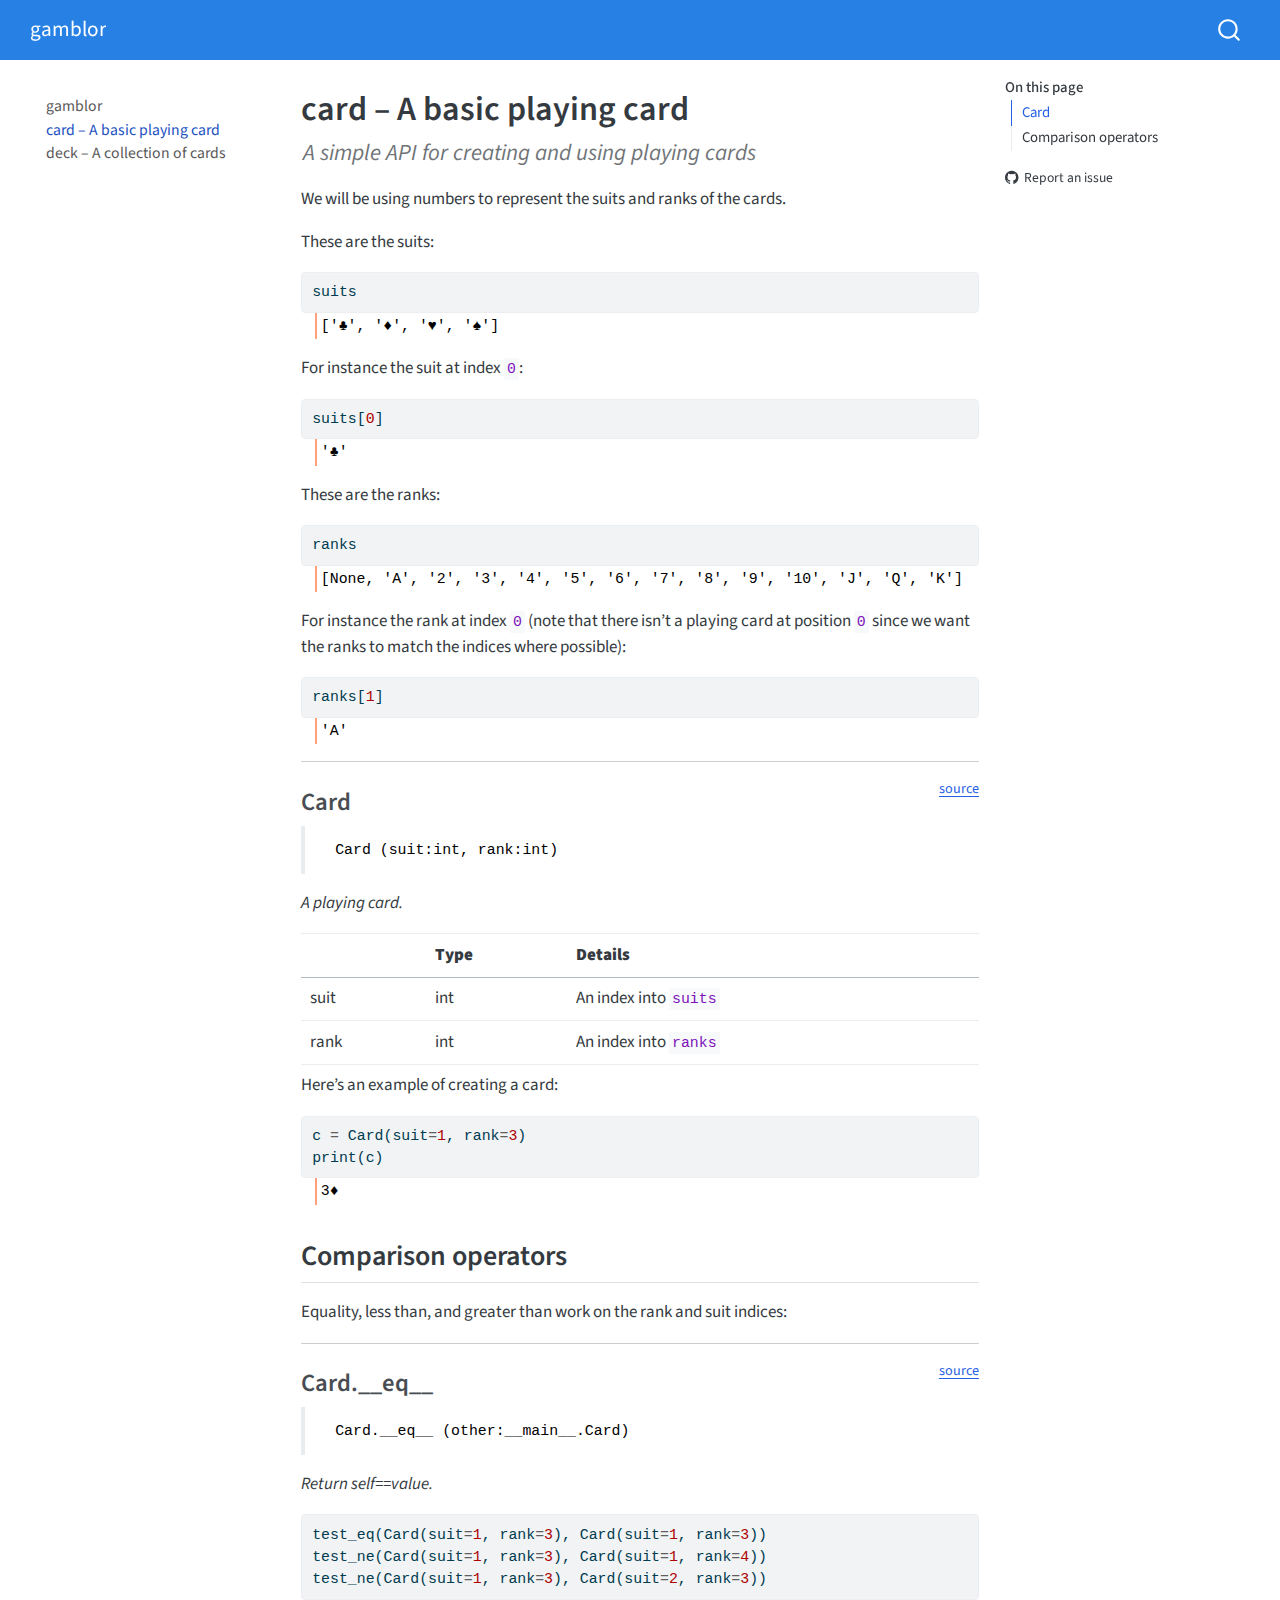
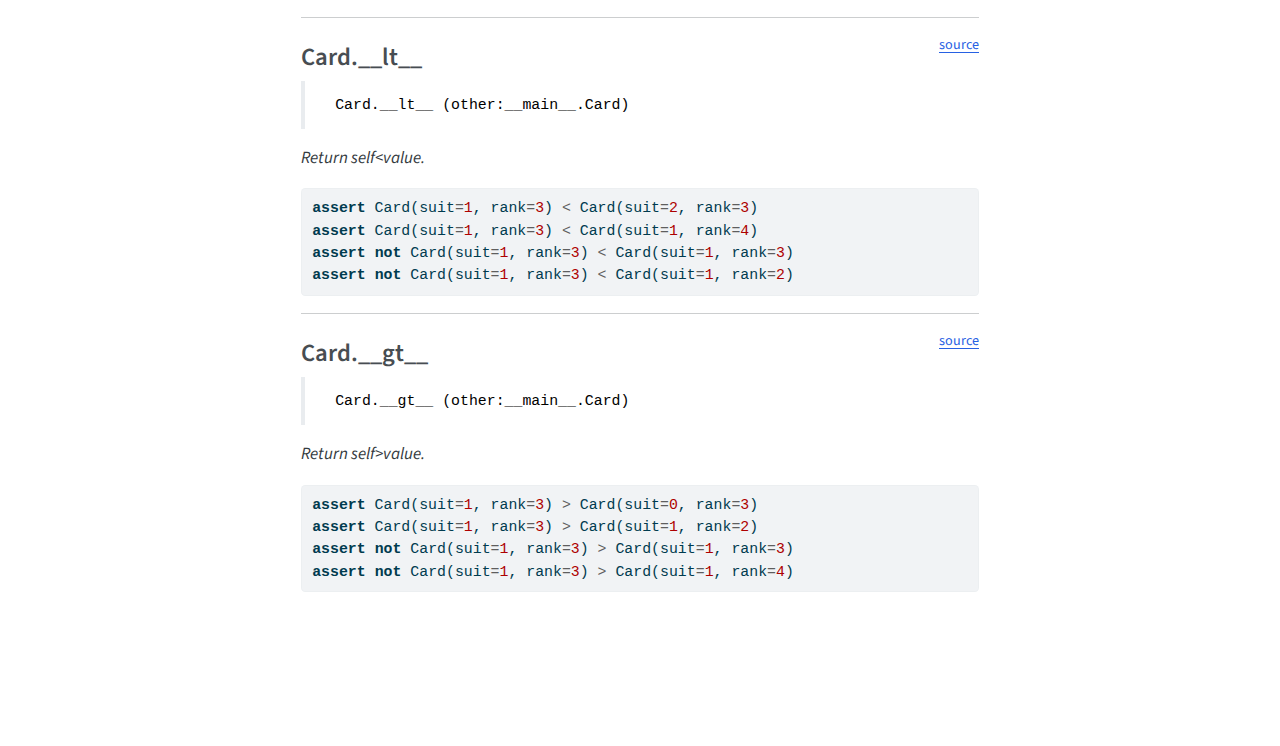
<file: card.html>
<!DOCTYPE html>
<html xmlns="http://www.w3.org/1999/xhtml" lang="en" xml:lang="en"><head>

<meta charset="utf-8">
<meta name="generator" content="quarto-1.5.56">

<meta name="viewport" content="width=device-width, initial-scale=1.0, user-scalable=yes">

<meta name="description" content="A simple API for creating and using playing cards">

<title>card – A basic playing card – gamblor</title>
<style>
code{white-space: pre-wrap;}
span.smallcaps{font-variant: small-caps;}
div.columns{display: flex; gap: min(4vw, 1.5em);}
div.column{flex: auto; overflow-x: auto;}
div.hanging-indent{margin-left: 1.5em; text-indent: -1.5em;}
ul.task-list{list-style: none;}
ul.task-list li input[type="checkbox"] {
  width: 0.8em;
  margin: 0 0.8em 0.2em -1em; /* quarto-specific, see https://github.com/quarto-dev/quarto-cli/issues/4556 */ 
  vertical-align: middle;
}
/* CSS for syntax highlighting */
pre > code.sourceCode { white-space: pre; position: relative; }
pre > code.sourceCode > span { line-height: 1.25; }
pre > code.sourceCode > span:empty { height: 1.2em; }
.sourceCode { overflow: visible; }
code.sourceCode > span { color: inherit; text-decoration: inherit; }
div.sourceCode { margin: 1em 0; }
pre.sourceCode { margin: 0; }
@media screen {
div.sourceCode { overflow: auto; }
}
@media print {
pre > code.sourceCode { white-space: pre-wrap; }
pre > code.sourceCode > span { display: inline-block; text-indent: -5em; padding-left: 5em; }
}
pre.numberSource code
  { counter-reset: source-line 0; }
pre.numberSource code > span
  { position: relative; left: -4em; counter-increment: source-line; }
pre.numberSource code > span > a:first-child::before
  { content: counter(source-line);
    position: relative; left: -1em; text-align: right; vertical-align: baseline;
    border: none; display: inline-block;
    -webkit-touch-callout: none; -webkit-user-select: none;
    -khtml-user-select: none; -moz-user-select: none;
    -ms-user-select: none; user-select: none;
    padding: 0 4px; width: 4em;
  }
pre.numberSource { margin-left: 3em;  padding-left: 4px; }
div.sourceCode
  {   }
@media screen {
pre > code.sourceCode > span > a:first-child::before { text-decoration: underline; }
}
</style>


<script src="site_libs/quarto-nav/quarto-nav.js"></script>
<script src="site_libs/quarto-nav/headroom.min.js"></script>
<script src="site_libs/clipboard/clipboard.min.js"></script>
<script src="site_libs/quarto-search/autocomplete.umd.js"></script>
<script src="site_libs/quarto-search/fuse.min.js"></script>
<script src="site_libs/quarto-search/quarto-search.js"></script>
<meta name="quarto:offset" content="./">
<script src="site_libs/quarto-html/quarto.js"></script>
<script src="site_libs/quarto-html/popper.min.js"></script>
<script src="site_libs/quarto-html/tippy.umd.min.js"></script>
<script src="site_libs/quarto-html/anchor.min.js"></script>
<link href="site_libs/quarto-html/tippy.css" rel="stylesheet">
<link href="site_libs/quarto-html/quarto-syntax-highlighting.css" rel="stylesheet" id="quarto-text-highlighting-styles">
<script src="site_libs/bootstrap/bootstrap.min.js"></script>
<link href="site_libs/bootstrap/bootstrap-icons.css" rel="stylesheet">
<link href="site_libs/bootstrap/bootstrap.min.css" rel="stylesheet" id="quarto-bootstrap" data-mode="light">
<script id="quarto-search-options" type="application/json">{
  "location": "navbar",
  "copy-button": false,
  "collapse-after": 3,
  "panel-placement": "end",
  "type": "overlay",
  "limit": 50,
  "keyboard-shortcut": [
    "f",
    "/",
    "s"
  ],
  "show-item-context": false,
  "language": {
    "search-no-results-text": "No results",
    "search-matching-documents-text": "matching documents",
    "search-copy-link-title": "Copy link to search",
    "search-hide-matches-text": "Hide additional matches",
    "search-more-match-text": "more match in this document",
    "search-more-matches-text": "more matches in this document",
    "search-clear-button-title": "Clear",
    "search-text-placeholder": "",
    "search-detached-cancel-button-title": "Cancel",
    "search-submit-button-title": "Submit",
    "search-label": "Search"
  }
}</script>


<link rel="stylesheet" href="styles.css">
<meta property="og:title" content="card – A basic playing card – gamblor">
<meta property="og:description" content="A simple API for creating and using playing cards">
<meta property="og:site_name" content="gamblor">
<meta name="twitter:title" content="card – A basic playing card – gamblor">
<meta name="twitter:description" content="A simple API for creating and using playing cards">
<meta name="twitter:card" content="summary">
</head>

<body class="nav-sidebar floating nav-fixed">

<div id="quarto-search-results"></div>
  <header id="quarto-header" class="headroom fixed-top">
    <nav class="navbar navbar-expand-lg " data-bs-theme="dark">
      <div class="navbar-container container-fluid">
      <div class="navbar-brand-container mx-auto">
    <a class="navbar-brand" href="./index.html">
    <span class="navbar-title">gamblor</span>
    </a>
  </div>
        <div class="quarto-navbar-tools tools-end">
</div>
          <div id="quarto-search" class="" title="Search"></div>
      </div> <!-- /container-fluid -->
    </nav>
  <nav class="quarto-secondary-nav">
    <div class="container-fluid d-flex">
      <button type="button" class="quarto-btn-toggle btn" data-bs-toggle="collapse" role="button" data-bs-target=".quarto-sidebar-collapse-item" aria-controls="quarto-sidebar" aria-expanded="false" aria-label="Toggle sidebar navigation" onclick="if (window.quartoToggleHeadroom) { window.quartoToggleHeadroom(); }">
        <i class="bi bi-layout-text-sidebar-reverse"></i>
      </button>
        <nav class="quarto-page-breadcrumbs" aria-label="breadcrumb"><ol class="breadcrumb"><li class="breadcrumb-item"><a href="./card.html">card – A basic playing card</a></li></ol></nav>
        <a class="flex-grow-1" role="navigation" data-bs-toggle="collapse" data-bs-target=".quarto-sidebar-collapse-item" aria-controls="quarto-sidebar" aria-expanded="false" aria-label="Toggle sidebar navigation" onclick="if (window.quartoToggleHeadroom) { window.quartoToggleHeadroom(); }">      
        </a>
    </div>
  </nav>
</header>
<!-- content -->
<div id="quarto-content" class="quarto-container page-columns page-rows-contents page-layout-article page-navbar">
<!-- sidebar -->
  <nav id="quarto-sidebar" class="sidebar collapse collapse-horizontal quarto-sidebar-collapse-item sidebar-navigation floating overflow-auto">
    <div class="sidebar-menu-container"> 
    <ul class="list-unstyled mt-1">
        <li class="sidebar-item">
  <div class="sidebar-item-container"> 
  <a href="./index.html" class="sidebar-item-text sidebar-link">
 <span class="menu-text">gamblor</span></a>
  </div>
</li>
        <li class="sidebar-item">
  <div class="sidebar-item-container"> 
  <a href="./card.html" class="sidebar-item-text sidebar-link active">
 <span class="menu-text">card – A basic playing card</span></a>
  </div>
</li>
        <li class="sidebar-item">
  <div class="sidebar-item-container"> 
  <a href="./deck.html" class="sidebar-item-text sidebar-link">
 <span class="menu-text">deck – A collection of cards</span></a>
  </div>
</li>
    </ul>
    </div>
</nav>
<div id="quarto-sidebar-glass" class="quarto-sidebar-collapse-item" data-bs-toggle="collapse" data-bs-target=".quarto-sidebar-collapse-item"></div>
<!-- margin-sidebar -->
    <div id="quarto-margin-sidebar" class="sidebar margin-sidebar">
        <nav id="TOC" role="doc-toc" class="toc-active">
    <h2 id="toc-title">On this page</h2>
   
  <ul>
  <li><a href="#card" id="toc-card" class="nav-link active" data-scroll-target="#card">Card</a></li>
  <li><a href="#comparison-operators" id="toc-comparison-operators" class="nav-link" data-scroll-target="#comparison-operators">Comparison operators</a>
  <ul class="collapse">
  <li><a href="#card.__eq__" id="toc-card.__eq__" class="nav-link" data-scroll-target="#card.__eq__">Card.__eq__</a></li>
  <li><a href="#card.__lt__" id="toc-card.__lt__" class="nav-link" data-scroll-target="#card.__lt__">Card.__lt__</a></li>
  <li><a href="#card.__gt__" id="toc-card.__gt__" class="nav-link" data-scroll-target="#card.__gt__">Card.__gt__</a></li>
  </ul></li>
  </ul>
<div class="toc-actions"><ul><li><a href="https://github.com/eric-austin/gamblor/issues/new" class="toc-action"><i class="bi bi-github"></i>Report an issue</a></li></ul></div></nav>
    </div>
<!-- main -->
<main class="content" id="quarto-document-content">

<header id="title-block-header" class="quarto-title-block default">
<div class="quarto-title">
<h1 class="title">card – A basic playing card</h1>
</div>

<div>
  <div class="description">
    A simple API for creating and using playing cards
  </div>
</div>


<div class="quarto-title-meta">

    
  
    
  </div>
  


</header>


<!-- WARNING: THIS FILE WAS AUTOGENERATED! DO NOT EDIT! -->
<p>We will be using numbers to represent the suits and ranks of the cards.</p>
<p>These are the suits:</p>
<div id="cell-4" class="cell">
<div class="sourceCode cell-code" id="cb1"><pre class="sourceCode python code-with-copy"><code class="sourceCode python"><span id="cb1-1"><a href="#cb1-1" aria-hidden="true" tabindex="-1"></a>suits</span></code><button title="Copy to Clipboard" class="code-copy-button"><i class="bi"></i></button></pre></div>
<div class="cell-output cell-output-display">
<pre><code>['♣', '♦', '♥', '♠']</code></pre>
</div>
</div>
<p>For instance the suit at index <code>0</code>:</p>
<div id="cell-6" class="cell">
<div class="sourceCode cell-code" id="cb3"><pre class="sourceCode python code-with-copy"><code class="sourceCode python"><span id="cb3-1"><a href="#cb3-1" aria-hidden="true" tabindex="-1"></a>suits[<span class="dv">0</span>]</span></code><button title="Copy to Clipboard" class="code-copy-button"><i class="bi"></i></button></pre></div>
<div class="cell-output cell-output-display">
<pre><code>'♣'</code></pre>
</div>
</div>
<p>These are the ranks:</p>
<div id="cell-8" class="cell">
<div class="sourceCode cell-code" id="cb5"><pre class="sourceCode python code-with-copy"><code class="sourceCode python"><span id="cb5-1"><a href="#cb5-1" aria-hidden="true" tabindex="-1"></a>ranks</span></code><button title="Copy to Clipboard" class="code-copy-button"><i class="bi"></i></button></pre></div>
<div class="cell-output cell-output-display">
<pre><code>[None, 'A', '2', '3', '4', '5', '6', '7', '8', '9', '10', 'J', 'Q', 'K']</code></pre>
</div>
</div>
<p>For instance the rank at index <code>0</code> (note that there isn’t a playing card at position <code>0</code> since we want the ranks to match the indices where possible):</p>
<div id="cell-10" class="cell">
<div class="sourceCode cell-code" id="cb7"><pre class="sourceCode python code-with-copy"><code class="sourceCode python"><span id="cb7-1"><a href="#cb7-1" aria-hidden="true" tabindex="-1"></a>ranks[<span class="dv">1</span>]</span></code><button title="Copy to Clipboard" class="code-copy-button"><i class="bi"></i></button></pre></div>
<div class="cell-output cell-output-display">
<pre><code>'A'</code></pre>
</div>
</div>
<hr>
<p><a href="https://github.com/eric-austin/gamblor/blob/main/gamblor/card.py#L15" target="_blank" style="float:right; font-size:smaller">source</a></p>
<section id="card" class="level3">
<h3 class="anchored" data-anchor-id="card">Card</h3>
<blockquote class="blockquote">
<pre><code> Card (suit:int, rank:int)</code></pre>
</blockquote>
<p><em>A playing card.</em></p>
<table class="caption-top table">
<thead>
<tr class="header">
<th></th>
<th><strong>Type</strong></th>
<th><strong>Details</strong></th>
</tr>
</thead>
<tbody>
<tr class="odd">
<td>suit</td>
<td>int</td>
<td>An index into <code>suits</code></td>
</tr>
<tr class="even">
<td>rank</td>
<td>int</td>
<td>An index into <code>ranks</code></td>
</tr>
</tbody>
</table>
<p>Here’s an example of creating a card:</p>
<div id="cell-13" class="cell">
<div class="sourceCode cell-code" id="cb10"><pre class="sourceCode python code-with-copy"><code class="sourceCode python"><span id="cb10-1"><a href="#cb10-1" aria-hidden="true" tabindex="-1"></a>c <span class="op">=</span> Card(suit<span class="op">=</span><span class="dv">1</span>, rank<span class="op">=</span><span class="dv">3</span>)</span>
<span id="cb10-2"><a href="#cb10-2" aria-hidden="true" tabindex="-1"></a><span class="bu">print</span>(c)</span></code><button title="Copy to Clipboard" class="code-copy-button"><i class="bi"></i></button></pre></div>
<div class="cell-output cell-output-stdout">
<pre><code>3♦</code></pre>
</div>
</div>
</section>
<section id="comparison-operators" class="level2">
<h2 class="anchored" data-anchor-id="comparison-operators">Comparison operators</h2>
<p>Equality, less than, and greater than work on the rank and suit indices:</p>
<hr>
<p><a href="https://github.com/eric-austin/gamblor/blob/main/gamblor/card.py#L31" target="_blank" style="float:right; font-size:smaller">source</a></p>
<section id="card.__eq__" class="level3">
<h3 class="anchored" data-anchor-id="card.__eq__">Card.__eq__</h3>
<blockquote class="blockquote">
<pre><code> Card.__eq__ (other:__main__.Card)</code></pre>
</blockquote>
<p><em>Return self==value.</em></p>
<div id="cell-17" class="cell">
<div class="sourceCode cell-code" id="cb13"><pre class="sourceCode python code-with-copy"><code class="sourceCode python"><span id="cb13-1"><a href="#cb13-1" aria-hidden="true" tabindex="-1"></a>test_eq(Card(suit<span class="op">=</span><span class="dv">1</span>, rank<span class="op">=</span><span class="dv">3</span>), Card(suit<span class="op">=</span><span class="dv">1</span>, rank<span class="op">=</span><span class="dv">3</span>))</span>
<span id="cb13-2"><a href="#cb13-2" aria-hidden="true" tabindex="-1"></a>test_ne(Card(suit<span class="op">=</span><span class="dv">1</span>, rank<span class="op">=</span><span class="dv">3</span>), Card(suit<span class="op">=</span><span class="dv">1</span>, rank<span class="op">=</span><span class="dv">4</span>))</span>
<span id="cb13-3"><a href="#cb13-3" aria-hidden="true" tabindex="-1"></a>test_ne(Card(suit<span class="op">=</span><span class="dv">1</span>, rank<span class="op">=</span><span class="dv">3</span>), Card(suit<span class="op">=</span><span class="dv">2</span>, rank<span class="op">=</span><span class="dv">3</span>))</span></code><button title="Copy to Clipboard" class="code-copy-button"><i class="bi"></i></button></pre></div>
</div>
<hr>
<p><a href="https://github.com/eric-austin/gamblor/blob/main/gamblor/card.py#L36" target="_blank" style="float:right; font-size:smaller">source</a></p>
</section>
<section id="card.__lt__" class="level3">
<h3 class="anchored" data-anchor-id="card.__lt__">Card.__lt__</h3>
<blockquote class="blockquote">
<pre><code> Card.__lt__ (other:__main__.Card)</code></pre>
</blockquote>
<p><em>Return self&lt;value.</em></p>
<div id="cell-19" class="cell">
<div class="sourceCode cell-code" id="cb15"><pre class="sourceCode python code-with-copy"><code class="sourceCode python"><span id="cb15-1"><a href="#cb15-1" aria-hidden="true" tabindex="-1"></a><span class="cf">assert</span> Card(suit<span class="op">=</span><span class="dv">1</span>, rank<span class="op">=</span><span class="dv">3</span>) <span class="op">&lt;</span> Card(suit<span class="op">=</span><span class="dv">2</span>, rank<span class="op">=</span><span class="dv">3</span>)</span>
<span id="cb15-2"><a href="#cb15-2" aria-hidden="true" tabindex="-1"></a><span class="cf">assert</span> Card(suit<span class="op">=</span><span class="dv">1</span>, rank<span class="op">=</span><span class="dv">3</span>) <span class="op">&lt;</span> Card(suit<span class="op">=</span><span class="dv">1</span>, rank<span class="op">=</span><span class="dv">4</span>)</span>
<span id="cb15-3"><a href="#cb15-3" aria-hidden="true" tabindex="-1"></a><span class="cf">assert</span> <span class="kw">not</span> Card(suit<span class="op">=</span><span class="dv">1</span>, rank<span class="op">=</span><span class="dv">3</span>) <span class="op">&lt;</span> Card(suit<span class="op">=</span><span class="dv">1</span>, rank<span class="op">=</span><span class="dv">3</span>)</span>
<span id="cb15-4"><a href="#cb15-4" aria-hidden="true" tabindex="-1"></a><span class="cf">assert</span> <span class="kw">not</span> Card(suit<span class="op">=</span><span class="dv">1</span>, rank<span class="op">=</span><span class="dv">3</span>) <span class="op">&lt;</span> Card(suit<span class="op">=</span><span class="dv">1</span>, rank<span class="op">=</span><span class="dv">2</span>)</span></code><button title="Copy to Clipboard" class="code-copy-button"><i class="bi"></i></button></pre></div>
</div>
<hr>
<p><a href="https://github.com/eric-austin/gamblor/blob/main/gamblor/card.py#L41" target="_blank" style="float:right; font-size:smaller">source</a></p>
</section>
<section id="card.__gt__" class="level3">
<h3 class="anchored" data-anchor-id="card.__gt__">Card.__gt__</h3>
<blockquote class="blockquote">
<pre><code> Card.__gt__ (other:__main__.Card)</code></pre>
</blockquote>
<p><em>Return self&gt;value.</em></p>
<div id="cell-21" class="cell">
<div class="sourceCode cell-code" id="cb17"><pre class="sourceCode python code-with-copy"><code class="sourceCode python"><span id="cb17-1"><a href="#cb17-1" aria-hidden="true" tabindex="-1"></a><span class="cf">assert</span> Card(suit<span class="op">=</span><span class="dv">1</span>, rank<span class="op">=</span><span class="dv">3</span>) <span class="op">&gt;</span> Card(suit<span class="op">=</span><span class="dv">0</span>, rank<span class="op">=</span><span class="dv">3</span>)</span>
<span id="cb17-2"><a href="#cb17-2" aria-hidden="true" tabindex="-1"></a><span class="cf">assert</span> Card(suit<span class="op">=</span><span class="dv">1</span>, rank<span class="op">=</span><span class="dv">3</span>) <span class="op">&gt;</span> Card(suit<span class="op">=</span><span class="dv">1</span>, rank<span class="op">=</span><span class="dv">2</span>)</span>
<span id="cb17-3"><a href="#cb17-3" aria-hidden="true" tabindex="-1"></a><span class="cf">assert</span> <span class="kw">not</span> Card(suit<span class="op">=</span><span class="dv">1</span>, rank<span class="op">=</span><span class="dv">3</span>) <span class="op">&gt;</span> Card(suit<span class="op">=</span><span class="dv">1</span>, rank<span class="op">=</span><span class="dv">3</span>)</span>
<span id="cb17-4"><a href="#cb17-4" aria-hidden="true" tabindex="-1"></a><span class="cf">assert</span> <span class="kw">not</span> Card(suit<span class="op">=</span><span class="dv">1</span>, rank<span class="op">=</span><span class="dv">3</span>) <span class="op">&gt;</span> Card(suit<span class="op">=</span><span class="dv">1</span>, rank<span class="op">=</span><span class="dv">4</span>)</span></code><button title="Copy to Clipboard" class="code-copy-button"><i class="bi"></i></button></pre></div>
</div>


</section>
</section>

</main> <!-- /main -->
<script id="quarto-html-after-body" type="application/javascript">
window.document.addEventListener("DOMContentLoaded", function (event) {
  const toggleBodyColorMode = (bsSheetEl) => {
    const mode = bsSheetEl.getAttribute("data-mode");
    const bodyEl = window.document.querySelector("body");
    if (mode === "dark") {
      bodyEl.classList.add("quarto-dark");
      bodyEl.classList.remove("quarto-light");
    } else {
      bodyEl.classList.add("quarto-light");
      bodyEl.classList.remove("quarto-dark");
    }
  }
  const toggleBodyColorPrimary = () => {
    const bsSheetEl = window.document.querySelector("link#quarto-bootstrap");
    if (bsSheetEl) {
      toggleBodyColorMode(bsSheetEl);
    }
  }
  toggleBodyColorPrimary();  
  const icon = "";
  const anchorJS = new window.AnchorJS();
  anchorJS.options = {
    placement: 'right',
    icon: icon
  };
  anchorJS.add('.anchored');
  const isCodeAnnotation = (el) => {
    for (const clz of el.classList) {
      if (clz.startsWith('code-annotation-')) {                     
        return true;
      }
    }
    return false;
  }
  const onCopySuccess = function(e) {
    // button target
    const button = e.trigger;
    // don't keep focus
    button.blur();
    // flash "checked"
    button.classList.add('code-copy-button-checked');
    var currentTitle = button.getAttribute("title");
    button.setAttribute("title", "Copied!");
    let tooltip;
    if (window.bootstrap) {
      button.setAttribute("data-bs-toggle", "tooltip");
      button.setAttribute("data-bs-placement", "left");
      button.setAttribute("data-bs-title", "Copied!");
      tooltip = new bootstrap.Tooltip(button, 
        { trigger: "manual", 
          customClass: "code-copy-button-tooltip",
          offset: [0, -8]});
      tooltip.show();    
    }
    setTimeout(function() {
      if (tooltip) {
        tooltip.hide();
        button.removeAttribute("data-bs-title");
        button.removeAttribute("data-bs-toggle");
        button.removeAttribute("data-bs-placement");
      }
      button.setAttribute("title", currentTitle);
      button.classList.remove('code-copy-button-checked');
    }, 1000);
    // clear code selection
    e.clearSelection();
  }
  const getTextToCopy = function(trigger) {
      const codeEl = trigger.previousElementSibling.cloneNode(true);
      for (const childEl of codeEl.children) {
        if (isCodeAnnotation(childEl)) {
          childEl.remove();
        }
      }
      return codeEl.innerText;
  }
  const clipboard = new window.ClipboardJS('.code-copy-button:not([data-in-quarto-modal])', {
    text: getTextToCopy
  });
  clipboard.on('success', onCopySuccess);
  if (window.document.getElementById('quarto-embedded-source-code-modal')) {
    // For code content inside modals, clipBoardJS needs to be initialized with a container option
    // TODO: Check when it could be a function (https://github.com/zenorocha/clipboard.js/issues/860)
    const clipboardModal = new window.ClipboardJS('.code-copy-button[data-in-quarto-modal]', {
      text: getTextToCopy,
      container: window.document.getElementById('quarto-embedded-source-code-modal')
    });
    clipboardModal.on('success', onCopySuccess);
  }
    var localhostRegex = new RegExp(/^(?:http|https):\/\/localhost\:?[0-9]*\//);
    var mailtoRegex = new RegExp(/^mailto:/);
      var filterRegex = new RegExp("https:\/\/eric-austin\.github\.io\/gamblor");
    var isInternal = (href) => {
        return filterRegex.test(href) || localhostRegex.test(href) || mailtoRegex.test(href);
    }
    // Inspect non-navigation links and adorn them if external
 	var links = window.document.querySelectorAll('a[href]:not(.nav-link):not(.navbar-brand):not(.toc-action):not(.sidebar-link):not(.sidebar-item-toggle):not(.pagination-link):not(.no-external):not([aria-hidden]):not(.dropdown-item):not(.quarto-navigation-tool):not(.about-link)');
    for (var i=0; i<links.length; i++) {
      const link = links[i];
      if (!isInternal(link.href)) {
        // undo the damage that might have been done by quarto-nav.js in the case of
        // links that we want to consider external
        if (link.dataset.originalHref !== undefined) {
          link.href = link.dataset.originalHref;
        }
      }
    }
  function tippyHover(el, contentFn, onTriggerFn, onUntriggerFn) {
    const config = {
      allowHTML: true,
      maxWidth: 500,
      delay: 100,
      arrow: false,
      appendTo: function(el) {
          return el.parentElement;
      },
      interactive: true,
      interactiveBorder: 10,
      theme: 'quarto',
      placement: 'bottom-start',
    };
    if (contentFn) {
      config.content = contentFn;
    }
    if (onTriggerFn) {
      config.onTrigger = onTriggerFn;
    }
    if (onUntriggerFn) {
      config.onUntrigger = onUntriggerFn;
    }
    window.tippy(el, config); 
  }
  const noterefs = window.document.querySelectorAll('a[role="doc-noteref"]');
  for (var i=0; i<noterefs.length; i++) {
    const ref = noterefs[i];
    tippyHover(ref, function() {
      // use id or data attribute instead here
      let href = ref.getAttribute('data-footnote-href') || ref.getAttribute('href');
      try { href = new URL(href).hash; } catch {}
      const id = href.replace(/^#\/?/, "");
      const note = window.document.getElementById(id);
      if (note) {
        return note.innerHTML;
      } else {
        return "";
      }
    });
  }
  const xrefs = window.document.querySelectorAll('a.quarto-xref');
  const processXRef = (id, note) => {
    // Strip column container classes
    const stripColumnClz = (el) => {
      el.classList.remove("page-full", "page-columns");
      if (el.children) {
        for (const child of el.children) {
          stripColumnClz(child);
        }
      }
    }
    stripColumnClz(note)
    if (id === null || id.startsWith('sec-')) {
      // Special case sections, only their first couple elements
      const container = document.createElement("div");
      if (note.children && note.children.length > 2) {
        container.appendChild(note.children[0].cloneNode(true));
        for (let i = 1; i < note.children.length; i++) {
          const child = note.children[i];
          if (child.tagName === "P" && child.innerText === "") {
            continue;
          } else {
            container.appendChild(child.cloneNode(true));
            break;
          }
        }
        if (window.Quarto?.typesetMath) {
          window.Quarto.typesetMath(container);
        }
        return container.innerHTML
      } else {
        if (window.Quarto?.typesetMath) {
          window.Quarto.typesetMath(note);
        }
        return note.innerHTML;
      }
    } else {
      // Remove any anchor links if they are present
      const anchorLink = note.querySelector('a.anchorjs-link');
      if (anchorLink) {
        anchorLink.remove();
      }
      if (window.Quarto?.typesetMath) {
        window.Quarto.typesetMath(note);
      }
      // TODO in 1.5, we should make sure this works without a callout special case
      if (note.classList.contains("callout")) {
        return note.outerHTML;
      } else {
        return note.innerHTML;
      }
    }
  }
  for (var i=0; i<xrefs.length; i++) {
    const xref = xrefs[i];
    tippyHover(xref, undefined, function(instance) {
      instance.disable();
      let url = xref.getAttribute('href');
      let hash = undefined; 
      if (url.startsWith('#')) {
        hash = url;
      } else {
        try { hash = new URL(url).hash; } catch {}
      }
      if (hash) {
        const id = hash.replace(/^#\/?/, "");
        const note = window.document.getElementById(id);
        if (note !== null) {
          try {
            const html = processXRef(id, note.cloneNode(true));
            instance.setContent(html);
          } finally {
            instance.enable();
            instance.show();
          }
        } else {
          // See if we can fetch this
          fetch(url.split('#')[0])
          .then(res => res.text())
          .then(html => {
            const parser = new DOMParser();
            const htmlDoc = parser.parseFromString(html, "text/html");
            const note = htmlDoc.getElementById(id);
            if (note !== null) {
              const html = processXRef(id, note);
              instance.setContent(html);
            } 
          }).finally(() => {
            instance.enable();
            instance.show();
          });
        }
      } else {
        // See if we can fetch a full url (with no hash to target)
        // This is a special case and we should probably do some content thinning / targeting
        fetch(url)
        .then(res => res.text())
        .then(html => {
          const parser = new DOMParser();
          const htmlDoc = parser.parseFromString(html, "text/html");
          const note = htmlDoc.querySelector('main.content');
          if (note !== null) {
            // This should only happen for chapter cross references
            // (since there is no id in the URL)
            // remove the first header
            if (note.children.length > 0 && note.children[0].tagName === "HEADER") {
              note.children[0].remove();
            }
            const html = processXRef(null, note);
            instance.setContent(html);
          } 
        }).finally(() => {
          instance.enable();
          instance.show();
        });
      }
    }, function(instance) {
    });
  }
      let selectedAnnoteEl;
      const selectorForAnnotation = ( cell, annotation) => {
        let cellAttr = 'data-code-cell="' + cell + '"';
        let lineAttr = 'data-code-annotation="' +  annotation + '"';
        const selector = 'span[' + cellAttr + '][' + lineAttr + ']';
        return selector;
      }
      const selectCodeLines = (annoteEl) => {
        const doc = window.document;
        const targetCell = annoteEl.getAttribute("data-target-cell");
        const targetAnnotation = annoteEl.getAttribute("data-target-annotation");
        const annoteSpan = window.document.querySelector(selectorForAnnotation(targetCell, targetAnnotation));
        const lines = annoteSpan.getAttribute("data-code-lines").split(",");
        const lineIds = lines.map((line) => {
          return targetCell + "-" + line;
        })
        let top = null;
        let height = null;
        let parent = null;
        if (lineIds.length > 0) {
            //compute the position of the single el (top and bottom and make a div)
            const el = window.document.getElementById(lineIds[0]);
            top = el.offsetTop;
            height = el.offsetHeight;
            parent = el.parentElement.parentElement;
          if (lineIds.length > 1) {
            const lastEl = window.document.getElementById(lineIds[lineIds.length - 1]);
            const bottom = lastEl.offsetTop + lastEl.offsetHeight;
            height = bottom - top;
          }
          if (top !== null && height !== null && parent !== null) {
            // cook up a div (if necessary) and position it 
            let div = window.document.getElementById("code-annotation-line-highlight");
            if (div === null) {
              div = window.document.createElement("div");
              div.setAttribute("id", "code-annotation-line-highlight");
              div.style.position = 'absolute';
              parent.appendChild(div);
            }
            div.style.top = top - 2 + "px";
            div.style.height = height + 4 + "px";
            div.style.left = 0;
            let gutterDiv = window.document.getElementById("code-annotation-line-highlight-gutter");
            if (gutterDiv === null) {
              gutterDiv = window.document.createElement("div");
              gutterDiv.setAttribute("id", "code-annotation-line-highlight-gutter");
              gutterDiv.style.position = 'absolute';
              const codeCell = window.document.getElementById(targetCell);
              const gutter = codeCell.querySelector('.code-annotation-gutter');
              gutter.appendChild(gutterDiv);
            }
            gutterDiv.style.top = top - 2 + "px";
            gutterDiv.style.height = height + 4 + "px";
          }
          selectedAnnoteEl = annoteEl;
        }
      };
      const unselectCodeLines = () => {
        const elementsIds = ["code-annotation-line-highlight", "code-annotation-line-highlight-gutter"];
        elementsIds.forEach((elId) => {
          const div = window.document.getElementById(elId);
          if (div) {
            div.remove();
          }
        });
        selectedAnnoteEl = undefined;
      };
        // Handle positioning of the toggle
    window.addEventListener(
      "resize",
      throttle(() => {
        elRect = undefined;
        if (selectedAnnoteEl) {
          selectCodeLines(selectedAnnoteEl);
        }
      }, 10)
    );
    function throttle(fn, ms) {
    let throttle = false;
    let timer;
      return (...args) => {
        if(!throttle) { // first call gets through
            fn.apply(this, args);
            throttle = true;
        } else { // all the others get throttled
            if(timer) clearTimeout(timer); // cancel #2
            timer = setTimeout(() => {
              fn.apply(this, args);
              timer = throttle = false;
            }, ms);
        }
      };
    }
      // Attach click handler to the DT
      const annoteDls = window.document.querySelectorAll('dt[data-target-cell]');
      for (const annoteDlNode of annoteDls) {
        annoteDlNode.addEventListener('click', (event) => {
          const clickedEl = event.target;
          if (clickedEl !== selectedAnnoteEl) {
            unselectCodeLines();
            const activeEl = window.document.querySelector('dt[data-target-cell].code-annotation-active');
            if (activeEl) {
              activeEl.classList.remove('code-annotation-active');
            }
            selectCodeLines(clickedEl);
            clickedEl.classList.add('code-annotation-active');
          } else {
            // Unselect the line
            unselectCodeLines();
            clickedEl.classList.remove('code-annotation-active');
          }
        });
      }
  const findCites = (el) => {
    const parentEl = el.parentElement;
    if (parentEl) {
      const cites = parentEl.dataset.cites;
      if (cites) {
        return {
          el,
          cites: cites.split(' ')
        };
      } else {
        return findCites(el.parentElement)
      }
    } else {
      return undefined;
    }
  };
  var bibliorefs = window.document.querySelectorAll('a[role="doc-biblioref"]');
  for (var i=0; i<bibliorefs.length; i++) {
    const ref = bibliorefs[i];
    const citeInfo = findCites(ref);
    if (citeInfo) {
      tippyHover(citeInfo.el, function() {
        var popup = window.document.createElement('div');
        citeInfo.cites.forEach(function(cite) {
          var citeDiv = window.document.createElement('div');
          citeDiv.classList.add('hanging-indent');
          citeDiv.classList.add('csl-entry');
          var biblioDiv = window.document.getElementById('ref-' + cite);
          if (biblioDiv) {
            citeDiv.innerHTML = biblioDiv.innerHTML;
          }
          popup.appendChild(citeDiv);
        });
        return popup.innerHTML;
      });
    }
  }
});
</script>
</div> <!-- /content -->




<footer class="footer"><div class="nav-footer"><div class="nav-footer-center"><div class="toc-actions d-sm-block d-md-none"><ul><li><a href="https://github.com/eric-austin/gamblor/issues/new" class="toc-action"><i class="bi bi-github"></i>Report an issue</a></li></ul></div></div></div></footer></body></html>
</file>
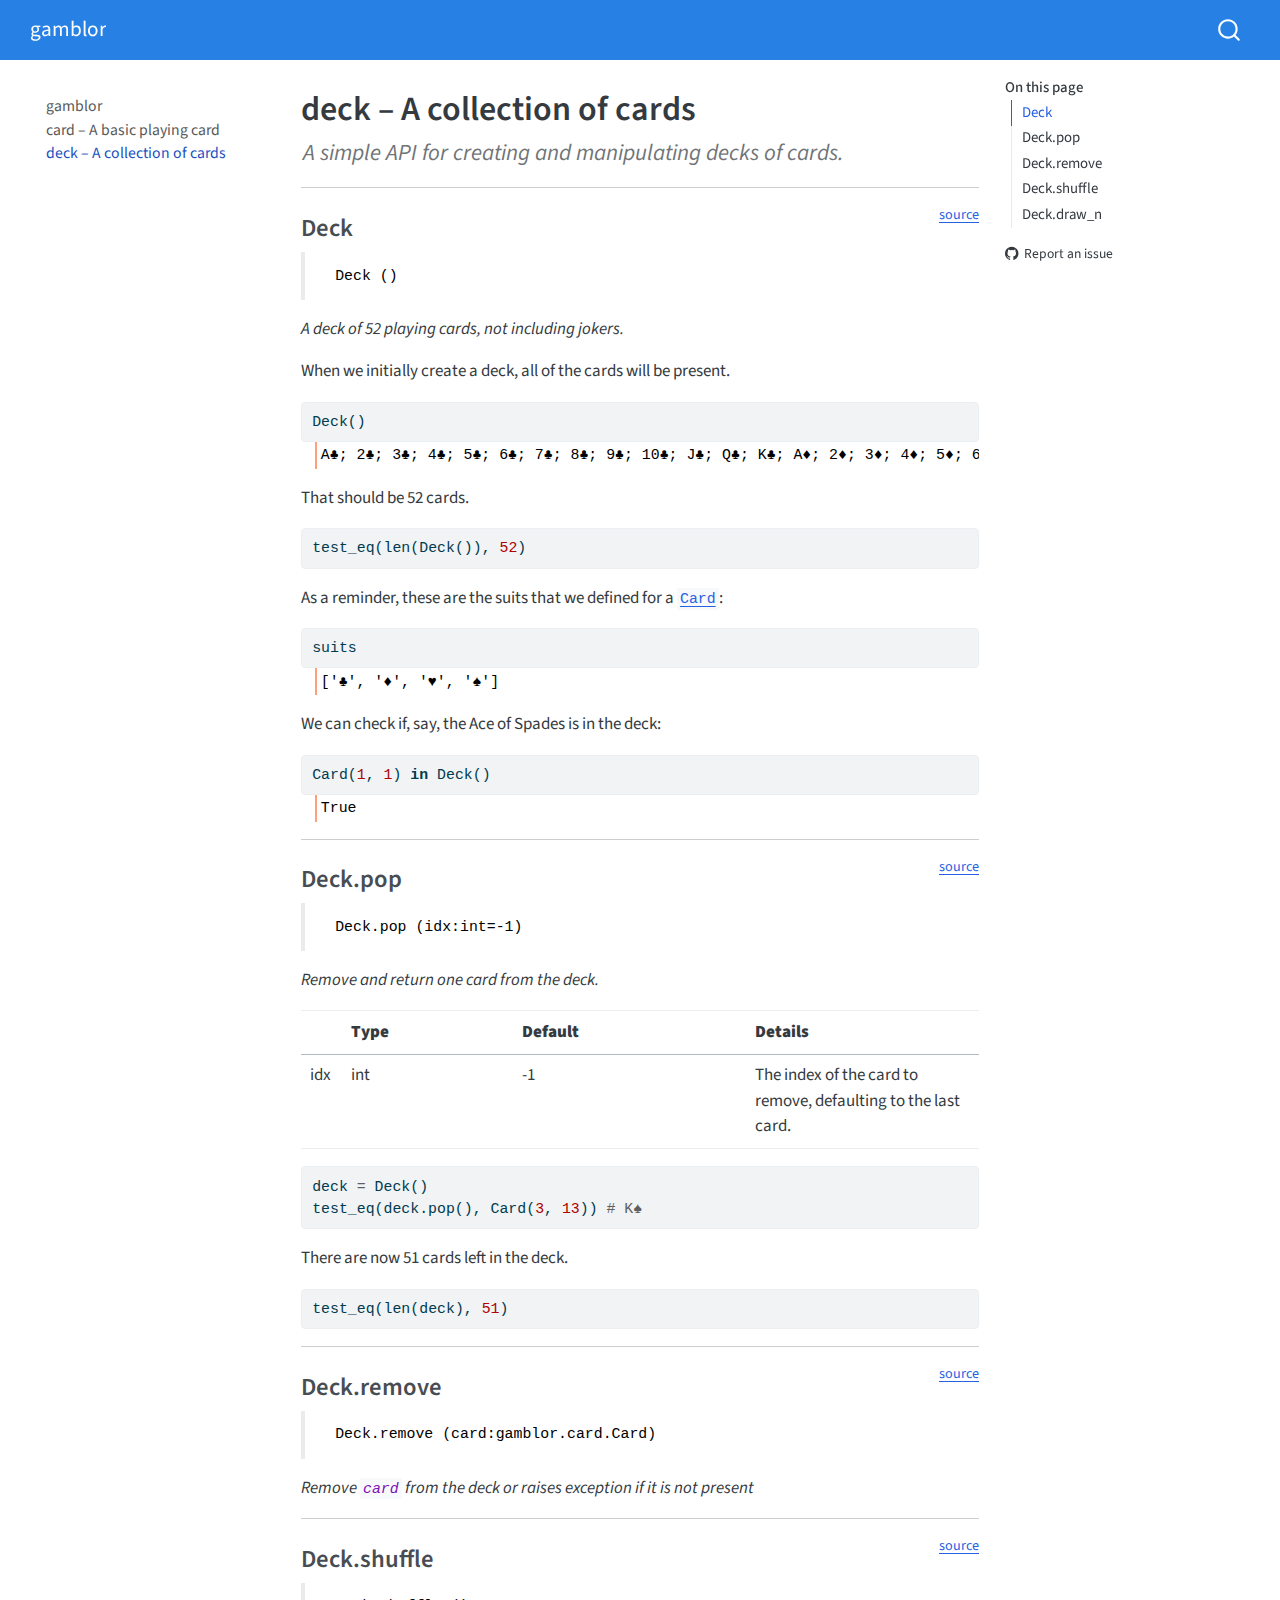
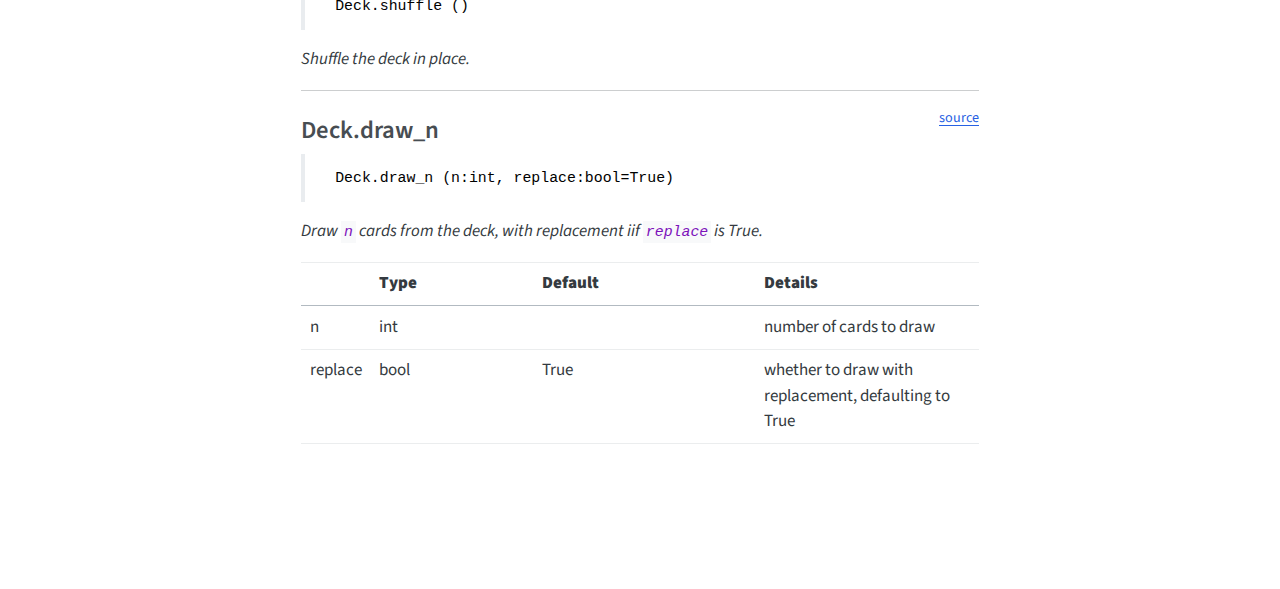
<file: deck.html>
<!DOCTYPE html>
<html xmlns="http://www.w3.org/1999/xhtml" lang="en" xml:lang="en"><head>

<meta charset="utf-8">
<meta name="generator" content="quarto-1.5.56">

<meta name="viewport" content="width=device-width, initial-scale=1.0, user-scalable=yes">

<meta name="description" content="A simple API for creating and manipulating decks of cards.">

<title>deck – A collection of cards – gamblor</title>
<style>
code{white-space: pre-wrap;}
span.smallcaps{font-variant: small-caps;}
div.columns{display: flex; gap: min(4vw, 1.5em);}
div.column{flex: auto; overflow-x: auto;}
div.hanging-indent{margin-left: 1.5em; text-indent: -1.5em;}
ul.task-list{list-style: none;}
ul.task-list li input[type="checkbox"] {
  width: 0.8em;
  margin: 0 0.8em 0.2em -1em; /* quarto-specific, see https://github.com/quarto-dev/quarto-cli/issues/4556 */ 
  vertical-align: middle;
}
/* CSS for syntax highlighting */
pre > code.sourceCode { white-space: pre; position: relative; }
pre > code.sourceCode > span { line-height: 1.25; }
pre > code.sourceCode > span:empty { height: 1.2em; }
.sourceCode { overflow: visible; }
code.sourceCode > span { color: inherit; text-decoration: inherit; }
div.sourceCode { margin: 1em 0; }
pre.sourceCode { margin: 0; }
@media screen {
div.sourceCode { overflow: auto; }
}
@media print {
pre > code.sourceCode { white-space: pre-wrap; }
pre > code.sourceCode > span { display: inline-block; text-indent: -5em; padding-left: 5em; }
}
pre.numberSource code
  { counter-reset: source-line 0; }
pre.numberSource code > span
  { position: relative; left: -4em; counter-increment: source-line; }
pre.numberSource code > span > a:first-child::before
  { content: counter(source-line);
    position: relative; left: -1em; text-align: right; vertical-align: baseline;
    border: none; display: inline-block;
    -webkit-touch-callout: none; -webkit-user-select: none;
    -khtml-user-select: none; -moz-user-select: none;
    -ms-user-select: none; user-select: none;
    padding: 0 4px; width: 4em;
  }
pre.numberSource { margin-left: 3em;  padding-left: 4px; }
div.sourceCode
  {   }
@media screen {
pre > code.sourceCode > span > a:first-child::before { text-decoration: underline; }
}
</style>


<script src="site_libs/quarto-nav/quarto-nav.js"></script>
<script src="site_libs/quarto-nav/headroom.min.js"></script>
<script src="site_libs/clipboard/clipboard.min.js"></script>
<script src="site_libs/quarto-search/autocomplete.umd.js"></script>
<script src="site_libs/quarto-search/fuse.min.js"></script>
<script src="site_libs/quarto-search/quarto-search.js"></script>
<meta name="quarto:offset" content="./">
<script src="site_libs/quarto-html/quarto.js"></script>
<script src="site_libs/quarto-html/popper.min.js"></script>
<script src="site_libs/quarto-html/tippy.umd.min.js"></script>
<script src="site_libs/quarto-html/anchor.min.js"></script>
<link href="site_libs/quarto-html/tippy.css" rel="stylesheet">
<link href="site_libs/quarto-html/quarto-syntax-highlighting.css" rel="stylesheet" id="quarto-text-highlighting-styles">
<script src="site_libs/bootstrap/bootstrap.min.js"></script>
<link href="site_libs/bootstrap/bootstrap-icons.css" rel="stylesheet">
<link href="site_libs/bootstrap/bootstrap.min.css" rel="stylesheet" id="quarto-bootstrap" data-mode="light">
<script id="quarto-search-options" type="application/json">{
  "location": "navbar",
  "copy-button": false,
  "collapse-after": 3,
  "panel-placement": "end",
  "type": "overlay",
  "limit": 50,
  "keyboard-shortcut": [
    "f",
    "/",
    "s"
  ],
  "show-item-context": false,
  "language": {
    "search-no-results-text": "No results",
    "search-matching-documents-text": "matching documents",
    "search-copy-link-title": "Copy link to search",
    "search-hide-matches-text": "Hide additional matches",
    "search-more-match-text": "more match in this document",
    "search-more-matches-text": "more matches in this document",
    "search-clear-button-title": "Clear",
    "search-text-placeholder": "",
    "search-detached-cancel-button-title": "Cancel",
    "search-submit-button-title": "Submit",
    "search-label": "Search"
  }
}</script>


<link rel="stylesheet" href="styles.css">
<meta property="og:title" content="deck – A collection of cards – gamblor">
<meta property="og:description" content="A simple API for creating and manipulating decks of cards.">
<meta property="og:site_name" content="gamblor">
<meta name="twitter:title" content="deck – A collection of cards – gamblor">
<meta name="twitter:description" content="A simple API for creating and manipulating decks of cards.">
<meta name="twitter:card" content="summary">
</head>

<body class="nav-sidebar floating nav-fixed">

<div id="quarto-search-results"></div>
  <header id="quarto-header" class="headroom fixed-top">
    <nav class="navbar navbar-expand-lg " data-bs-theme="dark">
      <div class="navbar-container container-fluid">
      <div class="navbar-brand-container mx-auto">
    <a class="navbar-brand" href="./index.html">
    <span class="navbar-title">gamblor</span>
    </a>
  </div>
        <div class="quarto-navbar-tools tools-end">
</div>
          <div id="quarto-search" class="" title="Search"></div>
      </div> <!-- /container-fluid -->
    </nav>
  <nav class="quarto-secondary-nav">
    <div class="container-fluid d-flex">
      <button type="button" class="quarto-btn-toggle btn" data-bs-toggle="collapse" role="button" data-bs-target=".quarto-sidebar-collapse-item" aria-controls="quarto-sidebar" aria-expanded="false" aria-label="Toggle sidebar navigation" onclick="if (window.quartoToggleHeadroom) { window.quartoToggleHeadroom(); }">
        <i class="bi bi-layout-text-sidebar-reverse"></i>
      </button>
        <nav class="quarto-page-breadcrumbs" aria-label="breadcrumb"><ol class="breadcrumb"><li class="breadcrumb-item"><a href="./deck.html">deck – A collection of cards</a></li></ol></nav>
        <a class="flex-grow-1" role="navigation" data-bs-toggle="collapse" data-bs-target=".quarto-sidebar-collapse-item" aria-controls="quarto-sidebar" aria-expanded="false" aria-label="Toggle sidebar navigation" onclick="if (window.quartoToggleHeadroom) { window.quartoToggleHeadroom(); }">      
        </a>
    </div>
  </nav>
</header>
<!-- content -->
<div id="quarto-content" class="quarto-container page-columns page-rows-contents page-layout-article page-navbar">
<!-- sidebar -->
  <nav id="quarto-sidebar" class="sidebar collapse collapse-horizontal quarto-sidebar-collapse-item sidebar-navigation floating overflow-auto">
    <div class="sidebar-menu-container"> 
    <ul class="list-unstyled mt-1">
        <li class="sidebar-item">
  <div class="sidebar-item-container"> 
  <a href="./index.html" class="sidebar-item-text sidebar-link">
 <span class="menu-text">gamblor</span></a>
  </div>
</li>
        <li class="sidebar-item">
  <div class="sidebar-item-container"> 
  <a href="./card.html" class="sidebar-item-text sidebar-link">
 <span class="menu-text">card – A basic playing card</span></a>
  </div>
</li>
        <li class="sidebar-item">
  <div class="sidebar-item-container"> 
  <a href="./deck.html" class="sidebar-item-text sidebar-link active">
 <span class="menu-text">deck – A collection of cards</span></a>
  </div>
</li>
    </ul>
    </div>
</nav>
<div id="quarto-sidebar-glass" class="quarto-sidebar-collapse-item" data-bs-toggle="collapse" data-bs-target=".quarto-sidebar-collapse-item"></div>
<!-- margin-sidebar -->
    <div id="quarto-margin-sidebar" class="sidebar margin-sidebar">
        <nav id="TOC" role="doc-toc" class="toc-active">
    <h2 id="toc-title">On this page</h2>
   
  <ul>
  <li><a href="#deck" id="toc-deck" class="nav-link active" data-scroll-target="#deck">Deck</a></li>
  <li><a href="#deck.pop" id="toc-deck.pop" class="nav-link" data-scroll-target="#deck.pop">Deck.pop</a></li>
  <li><a href="#deck.remove" id="toc-deck.remove" class="nav-link" data-scroll-target="#deck.remove">Deck.remove</a></li>
  <li><a href="#deck.shuffle" id="toc-deck.shuffle" class="nav-link" data-scroll-target="#deck.shuffle">Deck.shuffle</a></li>
  <li><a href="#deck.draw_n" id="toc-deck.draw_n" class="nav-link" data-scroll-target="#deck.draw_n">Deck.draw_n</a></li>
  </ul>
<div class="toc-actions"><ul><li><a href="https://github.com/eric-austin/gamblor/issues/new" class="toc-action"><i class="bi bi-github"></i>Report an issue</a></li></ul></div></nav>
    </div>
<!-- main -->
<main class="content" id="quarto-document-content">

<header id="title-block-header" class="quarto-title-block default">
<div class="quarto-title">
<h1 class="title">deck – A collection of cards</h1>
</div>

<div>
  <div class="description">
    A simple API for creating and manipulating decks of cards.
  </div>
</div>


<div class="quarto-title-meta">

    
  
    
  </div>
  


</header>


<!-- WARNING: THIS FILE WAS AUTOGENERATED! DO NOT EDIT! -->
<hr>
<p><a href="https://github.com/eric-austin/gamblor/blob/main/gamblor/deck.py#L12" target="_blank" style="float:right; font-size:smaller">source</a></p>
<section id="deck" class="level3">
<h3 class="anchored" data-anchor-id="deck">Deck</h3>
<blockquote class="blockquote">
<pre><code> Deck ()</code></pre>
</blockquote>
<p><em>A deck of 52 playing cards, not including jokers.</em></p>
<p>When we initially create a deck, all of the cards will be present.</p>
<div id="cell-4" class="cell">
<div class="sourceCode cell-code" id="cb2"><pre class="sourceCode python code-with-copy"><code class="sourceCode python"><span id="cb2-1"><a href="#cb2-1" aria-hidden="true" tabindex="-1"></a>Deck()</span></code><button title="Copy to Clipboard" class="code-copy-button"><i class="bi"></i></button></pre></div>
<div class="cell-output cell-output-display">
<pre><code>A♣; 2♣; 3♣; 4♣; 5♣; 6♣; 7♣; 8♣; 9♣; 10♣; J♣; Q♣; K♣; A♦; 2♦; 3♦; 4♦; 5♦; 6♦; 7♦; 8♦; 9♦; 10♦; J♦; Q♦; K♦; A♥; 2♥; 3♥; 4♥; 5♥; 6♥; 7♥; 8♥; 9♥; 10♥; J♥; Q♥; K♥; A♠; 2♠; 3♠; 4♠; 5♠; 6♠; 7♠; 8♠; 9♠; 10♠; J♠; Q♠; K♠</code></pre>
</div>
</div>
<p>That should be 52 cards.</p>
<div id="cell-6" class="cell">
<div class="sourceCode cell-code" id="cb4"><pre class="sourceCode python code-with-copy"><code class="sourceCode python"><span id="cb4-1"><a href="#cb4-1" aria-hidden="true" tabindex="-1"></a>test_eq(<span class="bu">len</span>(Deck()), <span class="dv">52</span>)</span></code><button title="Copy to Clipboard" class="code-copy-button"><i class="bi"></i></button></pre></div>
</div>
<p>As a reminder, these are the suits that we defined for a <a href="https://eric-austin.github.io/gamblor/card.html#card"><code>Card</code></a>:</p>
<div id="cell-8" class="cell">
<div class="sourceCode cell-code" id="cb5"><pre class="sourceCode python code-with-copy"><code class="sourceCode python"><span id="cb5-1"><a href="#cb5-1" aria-hidden="true" tabindex="-1"></a>suits</span></code><button title="Copy to Clipboard" class="code-copy-button"><i class="bi"></i></button></pre></div>
<div class="cell-output cell-output-display">
<pre><code>['♣', '♦', '♥', '♠']</code></pre>
</div>
</div>
<p>We can check if, say, the Ace of Spades is in the deck:</p>
<div id="cell-10" class="cell">
<div class="sourceCode cell-code" id="cb7"><pre class="sourceCode python code-with-copy"><code class="sourceCode python"><span id="cb7-1"><a href="#cb7-1" aria-hidden="true" tabindex="-1"></a>Card(<span class="dv">1</span>, <span class="dv">1</span>) <span class="kw">in</span> Deck()</span></code><button title="Copy to Clipboard" class="code-copy-button"><i class="bi"></i></button></pre></div>
<div class="cell-output cell-output-display">
<pre><code>True</code></pre>
</div>
</div>
<hr>
<p><a href="https://github.com/eric-austin/gamblor/blob/main/gamblor/deck.py#L26" target="_blank" style="float:right; font-size:smaller">source</a></p>
</section>
<section id="deck.pop" class="level3">
<h3 class="anchored" data-anchor-id="deck.pop">Deck.pop</h3>
<blockquote class="blockquote">
<pre><code> Deck.pop (idx:int=-1)</code></pre>
</blockquote>
<p><em>Remove and return one card from the deck.</em></p>
<table class="caption-top table">
<colgroup>
<col style="width: 6%">
<col style="width: 25%">
<col style="width: 34%">
<col style="width: 34%">
</colgroup>
<thead>
<tr class="header">
<th></th>
<th><strong>Type</strong></th>
<th><strong>Default</strong></th>
<th><strong>Details</strong></th>
</tr>
</thead>
<tbody>
<tr class="odd">
<td>idx</td>
<td>int</td>
<td>-1</td>
<td>The index of the card to remove, defaulting to the last card.</td>
</tr>
</tbody>
</table>
<div id="cell-12" class="cell">
<div class="sourceCode cell-code" id="cb10"><pre class="sourceCode python code-with-copy"><code class="sourceCode python"><span id="cb10-1"><a href="#cb10-1" aria-hidden="true" tabindex="-1"></a>deck <span class="op">=</span> Deck()</span>
<span id="cb10-2"><a href="#cb10-2" aria-hidden="true" tabindex="-1"></a>test_eq(deck.pop(), Card(<span class="dv">3</span>, <span class="dv">13</span>)) <span class="co"># K♠</span></span></code><button title="Copy to Clipboard" class="code-copy-button"><i class="bi"></i></button></pre></div>
</div>
<p>There are now 51 cards left in the deck.</p>
<div id="cell-14" class="cell">
<div class="sourceCode cell-code" id="cb11"><pre class="sourceCode python code-with-copy"><code class="sourceCode python"><span id="cb11-1"><a href="#cb11-1" aria-hidden="true" tabindex="-1"></a>test_eq(<span class="bu">len</span>(deck), <span class="dv">51</span>)</span></code><button title="Copy to Clipboard" class="code-copy-button"><i class="bi"></i></button></pre></div>
</div>
<hr>
<p><a href="https://github.com/eric-austin/gamblor/blob/main/gamblor/deck.py#L35" target="_blank" style="float:right; font-size:smaller">source</a></p>
</section>
<section id="deck.remove" class="level3">
<h3 class="anchored" data-anchor-id="deck.remove">Deck.remove</h3>
<blockquote class="blockquote">
<pre><code> Deck.remove (card:gamblor.card.Card)</code></pre>
</blockquote>
<p><em>Remove <code>card</code> from the deck or raises exception if it is not present</em></p>
<hr>
<p><a href="https://github.com/eric-austin/gamblor/blob/main/gamblor/deck.py#L44" target="_blank" style="float:right; font-size:smaller">source</a></p>
</section>
<section id="deck.shuffle" class="level3">
<h3 class="anchored" data-anchor-id="deck.shuffle">Deck.shuffle</h3>
<blockquote class="blockquote">
<pre><code> Deck.shuffle ()</code></pre>
</blockquote>
<p><em>Shuffle the deck in place.</em></p>
<hr>
<p><a href="https://github.com/eric-austin/gamblor/blob/main/gamblor/deck.py#L50" target="_blank" style="float:right; font-size:smaller">source</a></p>
</section>
<section id="deck.draw_n" class="level3">
<h3 class="anchored" data-anchor-id="deck.draw_n">Deck.draw_n</h3>
<blockquote class="blockquote">
<pre><code> Deck.draw_n (n:int, replace:bool=True)</code></pre>
</blockquote>
<p><em>Draw <code>n</code> cards from the deck, with replacement iif <code>replace</code> is True.</em></p>
<table class="caption-top table">
<colgroup>
<col style="width: 6%">
<col style="width: 25%">
<col style="width: 34%">
<col style="width: 34%">
</colgroup>
<thead>
<tr class="header">
<th></th>
<th><strong>Type</strong></th>
<th><strong>Default</strong></th>
<th><strong>Details</strong></th>
</tr>
</thead>
<tbody>
<tr class="odd">
<td>n</td>
<td>int</td>
<td></td>
<td>number of cards to draw</td>
</tr>
<tr class="even">
<td>replace</td>
<td>bool</td>
<td>True</td>
<td>whether to draw with replacement, defaulting to True</td>
</tr>
</tbody>
</table>


</section>

</main> <!-- /main -->
<script id="quarto-html-after-body" type="application/javascript">
window.document.addEventListener("DOMContentLoaded", function (event) {
  const toggleBodyColorMode = (bsSheetEl) => {
    const mode = bsSheetEl.getAttribute("data-mode");
    const bodyEl = window.document.querySelector("body");
    if (mode === "dark") {
      bodyEl.classList.add("quarto-dark");
      bodyEl.classList.remove("quarto-light");
    } else {
      bodyEl.classList.add("quarto-light");
      bodyEl.classList.remove("quarto-dark");
    }
  }
  const toggleBodyColorPrimary = () => {
    const bsSheetEl = window.document.querySelector("link#quarto-bootstrap");
    if (bsSheetEl) {
      toggleBodyColorMode(bsSheetEl);
    }
  }
  toggleBodyColorPrimary();  
  const icon = "";
  const anchorJS = new window.AnchorJS();
  anchorJS.options = {
    placement: 'right',
    icon: icon
  };
  anchorJS.add('.anchored');
  const isCodeAnnotation = (el) => {
    for (const clz of el.classList) {
      if (clz.startsWith('code-annotation-')) {                     
        return true;
      }
    }
    return false;
  }
  const onCopySuccess = function(e) {
    // button target
    const button = e.trigger;
    // don't keep focus
    button.blur();
    // flash "checked"
    button.classList.add('code-copy-button-checked');
    var currentTitle = button.getAttribute("title");
    button.setAttribute("title", "Copied!");
    let tooltip;
    if (window.bootstrap) {
      button.setAttribute("data-bs-toggle", "tooltip");
      button.setAttribute("data-bs-placement", "left");
      button.setAttribute("data-bs-title", "Copied!");
      tooltip = new bootstrap.Tooltip(button, 
        { trigger: "manual", 
          customClass: "code-copy-button-tooltip",
          offset: [0, -8]});
      tooltip.show();    
    }
    setTimeout(function() {
      if (tooltip) {
        tooltip.hide();
        button.removeAttribute("data-bs-title");
        button.removeAttribute("data-bs-toggle");
        button.removeAttribute("data-bs-placement");
      }
      button.setAttribute("title", currentTitle);
      button.classList.remove('code-copy-button-checked');
    }, 1000);
    // clear code selection
    e.clearSelection();
  }
  const getTextToCopy = function(trigger) {
      const codeEl = trigger.previousElementSibling.cloneNode(true);
      for (const childEl of codeEl.children) {
        if (isCodeAnnotation(childEl)) {
          childEl.remove();
        }
      }
      return codeEl.innerText;
  }
  const clipboard = new window.ClipboardJS('.code-copy-button:not([data-in-quarto-modal])', {
    text: getTextToCopy
  });
  clipboard.on('success', onCopySuccess);
  if (window.document.getElementById('quarto-embedded-source-code-modal')) {
    // For code content inside modals, clipBoardJS needs to be initialized with a container option
    // TODO: Check when it could be a function (https://github.com/zenorocha/clipboard.js/issues/860)
    const clipboardModal = new window.ClipboardJS('.code-copy-button[data-in-quarto-modal]', {
      text: getTextToCopy,
      container: window.document.getElementById('quarto-embedded-source-code-modal')
    });
    clipboardModal.on('success', onCopySuccess);
  }
    var localhostRegex = new RegExp(/^(?:http|https):\/\/localhost\:?[0-9]*\//);
    var mailtoRegex = new RegExp(/^mailto:/);
      var filterRegex = new RegExp("https:\/\/eric-austin\.github\.io\/gamblor");
    var isInternal = (href) => {
        return filterRegex.test(href) || localhostRegex.test(href) || mailtoRegex.test(href);
    }
    // Inspect non-navigation links and adorn them if external
 	var links = window.document.querySelectorAll('a[href]:not(.nav-link):not(.navbar-brand):not(.toc-action):not(.sidebar-link):not(.sidebar-item-toggle):not(.pagination-link):not(.no-external):not([aria-hidden]):not(.dropdown-item):not(.quarto-navigation-tool):not(.about-link)');
    for (var i=0; i<links.length; i++) {
      const link = links[i];
      if (!isInternal(link.href)) {
        // undo the damage that might have been done by quarto-nav.js in the case of
        // links that we want to consider external
        if (link.dataset.originalHref !== undefined) {
          link.href = link.dataset.originalHref;
        }
      }
    }
  function tippyHover(el, contentFn, onTriggerFn, onUntriggerFn) {
    const config = {
      allowHTML: true,
      maxWidth: 500,
      delay: 100,
      arrow: false,
      appendTo: function(el) {
          return el.parentElement;
      },
      interactive: true,
      interactiveBorder: 10,
      theme: 'quarto',
      placement: 'bottom-start',
    };
    if (contentFn) {
      config.content = contentFn;
    }
    if (onTriggerFn) {
      config.onTrigger = onTriggerFn;
    }
    if (onUntriggerFn) {
      config.onUntrigger = onUntriggerFn;
    }
    window.tippy(el, config); 
  }
  const noterefs = window.document.querySelectorAll('a[role="doc-noteref"]');
  for (var i=0; i<noterefs.length; i++) {
    const ref = noterefs[i];
    tippyHover(ref, function() {
      // use id or data attribute instead here
      let href = ref.getAttribute('data-footnote-href') || ref.getAttribute('href');
      try { href = new URL(href).hash; } catch {}
      const id = href.replace(/^#\/?/, "");
      const note = window.document.getElementById(id);
      if (note) {
        return note.innerHTML;
      } else {
        return "";
      }
    });
  }
  const xrefs = window.document.querySelectorAll('a.quarto-xref');
  const processXRef = (id, note) => {
    // Strip column container classes
    const stripColumnClz = (el) => {
      el.classList.remove("page-full", "page-columns");
      if (el.children) {
        for (const child of el.children) {
          stripColumnClz(child);
        }
      }
    }
    stripColumnClz(note)
    if (id === null || id.startsWith('sec-')) {
      // Special case sections, only their first couple elements
      const container = document.createElement("div");
      if (note.children && note.children.length > 2) {
        container.appendChild(note.children[0].cloneNode(true));
        for (let i = 1; i < note.children.length; i++) {
          const child = note.children[i];
          if (child.tagName === "P" && child.innerText === "") {
            continue;
          } else {
            container.appendChild(child.cloneNode(true));
            break;
          }
        }
        if (window.Quarto?.typesetMath) {
          window.Quarto.typesetMath(container);
        }
        return container.innerHTML
      } else {
        if (window.Quarto?.typesetMath) {
          window.Quarto.typesetMath(note);
        }
        return note.innerHTML;
      }
    } else {
      // Remove any anchor links if they are present
      const anchorLink = note.querySelector('a.anchorjs-link');
      if (anchorLink) {
        anchorLink.remove();
      }
      if (window.Quarto?.typesetMath) {
        window.Quarto.typesetMath(note);
      }
      // TODO in 1.5, we should make sure this works without a callout special case
      if (note.classList.contains("callout")) {
        return note.outerHTML;
      } else {
        return note.innerHTML;
      }
    }
  }
  for (var i=0; i<xrefs.length; i++) {
    const xref = xrefs[i];
    tippyHover(xref, undefined, function(instance) {
      instance.disable();
      let url = xref.getAttribute('href');
      let hash = undefined; 
      if (url.startsWith('#')) {
        hash = url;
      } else {
        try { hash = new URL(url).hash; } catch {}
      }
      if (hash) {
        const id = hash.replace(/^#\/?/, "");
        const note = window.document.getElementById(id);
        if (note !== null) {
          try {
            const html = processXRef(id, note.cloneNode(true));
            instance.setContent(html);
          } finally {
            instance.enable();
            instance.show();
          }
        } else {
          // See if we can fetch this
          fetch(url.split('#')[0])
          .then(res => res.text())
          .then(html => {
            const parser = new DOMParser();
            const htmlDoc = parser.parseFromString(html, "text/html");
            const note = htmlDoc.getElementById(id);
            if (note !== null) {
              const html = processXRef(id, note);
              instance.setContent(html);
            } 
          }).finally(() => {
            instance.enable();
            instance.show();
          });
        }
      } else {
        // See if we can fetch a full url (with no hash to target)
        // This is a special case and we should probably do some content thinning / targeting
        fetch(url)
        .then(res => res.text())
        .then(html => {
          const parser = new DOMParser();
          const htmlDoc = parser.parseFromString(html, "text/html");
          const note = htmlDoc.querySelector('main.content');
          if (note !== null) {
            // This should only happen for chapter cross references
            // (since there is no id in the URL)
            // remove the first header
            if (note.children.length > 0 && note.children[0].tagName === "HEADER") {
              note.children[0].remove();
            }
            const html = processXRef(null, note);
            instance.setContent(html);
          } 
        }).finally(() => {
          instance.enable();
          instance.show();
        });
      }
    }, function(instance) {
    });
  }
      let selectedAnnoteEl;
      const selectorForAnnotation = ( cell, annotation) => {
        let cellAttr = 'data-code-cell="' + cell + '"';
        let lineAttr = 'data-code-annotation="' +  annotation + '"';
        const selector = 'span[' + cellAttr + '][' + lineAttr + ']';
        return selector;
      }
      const selectCodeLines = (annoteEl) => {
        const doc = window.document;
        const targetCell = annoteEl.getAttribute("data-target-cell");
        const targetAnnotation = annoteEl.getAttribute("data-target-annotation");
        const annoteSpan = window.document.querySelector(selectorForAnnotation(targetCell, targetAnnotation));
        const lines = annoteSpan.getAttribute("data-code-lines").split(",");
        const lineIds = lines.map((line) => {
          return targetCell + "-" + line;
        })
        let top = null;
        let height = null;
        let parent = null;
        if (lineIds.length > 0) {
            //compute the position of the single el (top and bottom and make a div)
            const el = window.document.getElementById(lineIds[0]);
            top = el.offsetTop;
            height = el.offsetHeight;
            parent = el.parentElement.parentElement;
          if (lineIds.length > 1) {
            const lastEl = window.document.getElementById(lineIds[lineIds.length - 1]);
            const bottom = lastEl.offsetTop + lastEl.offsetHeight;
            height = bottom - top;
          }
          if (top !== null && height !== null && parent !== null) {
            // cook up a div (if necessary) and position it 
            let div = window.document.getElementById("code-annotation-line-highlight");
            if (div === null) {
              div = window.document.createElement("div");
              div.setAttribute("id", "code-annotation-line-highlight");
              div.style.position = 'absolute';
              parent.appendChild(div);
            }
            div.style.top = top - 2 + "px";
            div.style.height = height + 4 + "px";
            div.style.left = 0;
            let gutterDiv = window.document.getElementById("code-annotation-line-highlight-gutter");
            if (gutterDiv === null) {
              gutterDiv = window.document.createElement("div");
              gutterDiv.setAttribute("id", "code-annotation-line-highlight-gutter");
              gutterDiv.style.position = 'absolute';
              const codeCell = window.document.getElementById(targetCell);
              const gutter = codeCell.querySelector('.code-annotation-gutter');
              gutter.appendChild(gutterDiv);
            }
            gutterDiv.style.top = top - 2 + "px";
            gutterDiv.style.height = height + 4 + "px";
          }
          selectedAnnoteEl = annoteEl;
        }
      };
      const unselectCodeLines = () => {
        const elementsIds = ["code-annotation-line-highlight", "code-annotation-line-highlight-gutter"];
        elementsIds.forEach((elId) => {
          const div = window.document.getElementById(elId);
          if (div) {
            div.remove();
          }
        });
        selectedAnnoteEl = undefined;
      };
        // Handle positioning of the toggle
    window.addEventListener(
      "resize",
      throttle(() => {
        elRect = undefined;
        if (selectedAnnoteEl) {
          selectCodeLines(selectedAnnoteEl);
        }
      }, 10)
    );
    function throttle(fn, ms) {
    let throttle = false;
    let timer;
      return (...args) => {
        if(!throttle) { // first call gets through
            fn.apply(this, args);
            throttle = true;
        } else { // all the others get throttled
            if(timer) clearTimeout(timer); // cancel #2
            timer = setTimeout(() => {
              fn.apply(this, args);
              timer = throttle = false;
            }, ms);
        }
      };
    }
      // Attach click handler to the DT
      const annoteDls = window.document.querySelectorAll('dt[data-target-cell]');
      for (const annoteDlNode of annoteDls) {
        annoteDlNode.addEventListener('click', (event) => {
          const clickedEl = event.target;
          if (clickedEl !== selectedAnnoteEl) {
            unselectCodeLines();
            const activeEl = window.document.querySelector('dt[data-target-cell].code-annotation-active');
            if (activeEl) {
              activeEl.classList.remove('code-annotation-active');
            }
            selectCodeLines(clickedEl);
            clickedEl.classList.add('code-annotation-active');
          } else {
            // Unselect the line
            unselectCodeLines();
            clickedEl.classList.remove('code-annotation-active');
          }
        });
      }
  const findCites = (el) => {
    const parentEl = el.parentElement;
    if (parentEl) {
      const cites = parentEl.dataset.cites;
      if (cites) {
        return {
          el,
          cites: cites.split(' ')
        };
      } else {
        return findCites(el.parentElement)
      }
    } else {
      return undefined;
    }
  };
  var bibliorefs = window.document.querySelectorAll('a[role="doc-biblioref"]');
  for (var i=0; i<bibliorefs.length; i++) {
    const ref = bibliorefs[i];
    const citeInfo = findCites(ref);
    if (citeInfo) {
      tippyHover(citeInfo.el, function() {
        var popup = window.document.createElement('div');
        citeInfo.cites.forEach(function(cite) {
          var citeDiv = window.document.createElement('div');
          citeDiv.classList.add('hanging-indent');
          citeDiv.classList.add('csl-entry');
          var biblioDiv = window.document.getElementById('ref-' + cite);
          if (biblioDiv) {
            citeDiv.innerHTML = biblioDiv.innerHTML;
          }
          popup.appendChild(citeDiv);
        });
        return popup.innerHTML;
      });
    }
  }
});
</script>
</div> <!-- /content -->




<footer class="footer"><div class="nav-footer"><div class="nav-footer-center"><div class="toc-actions d-sm-block d-md-none"><ul><li><a href="https://github.com/eric-austin/gamblor/issues/new" class="toc-action"><i class="bi bi-github"></i>Report an issue</a></li></ul></div></div></div></footer></body></html>
</file>
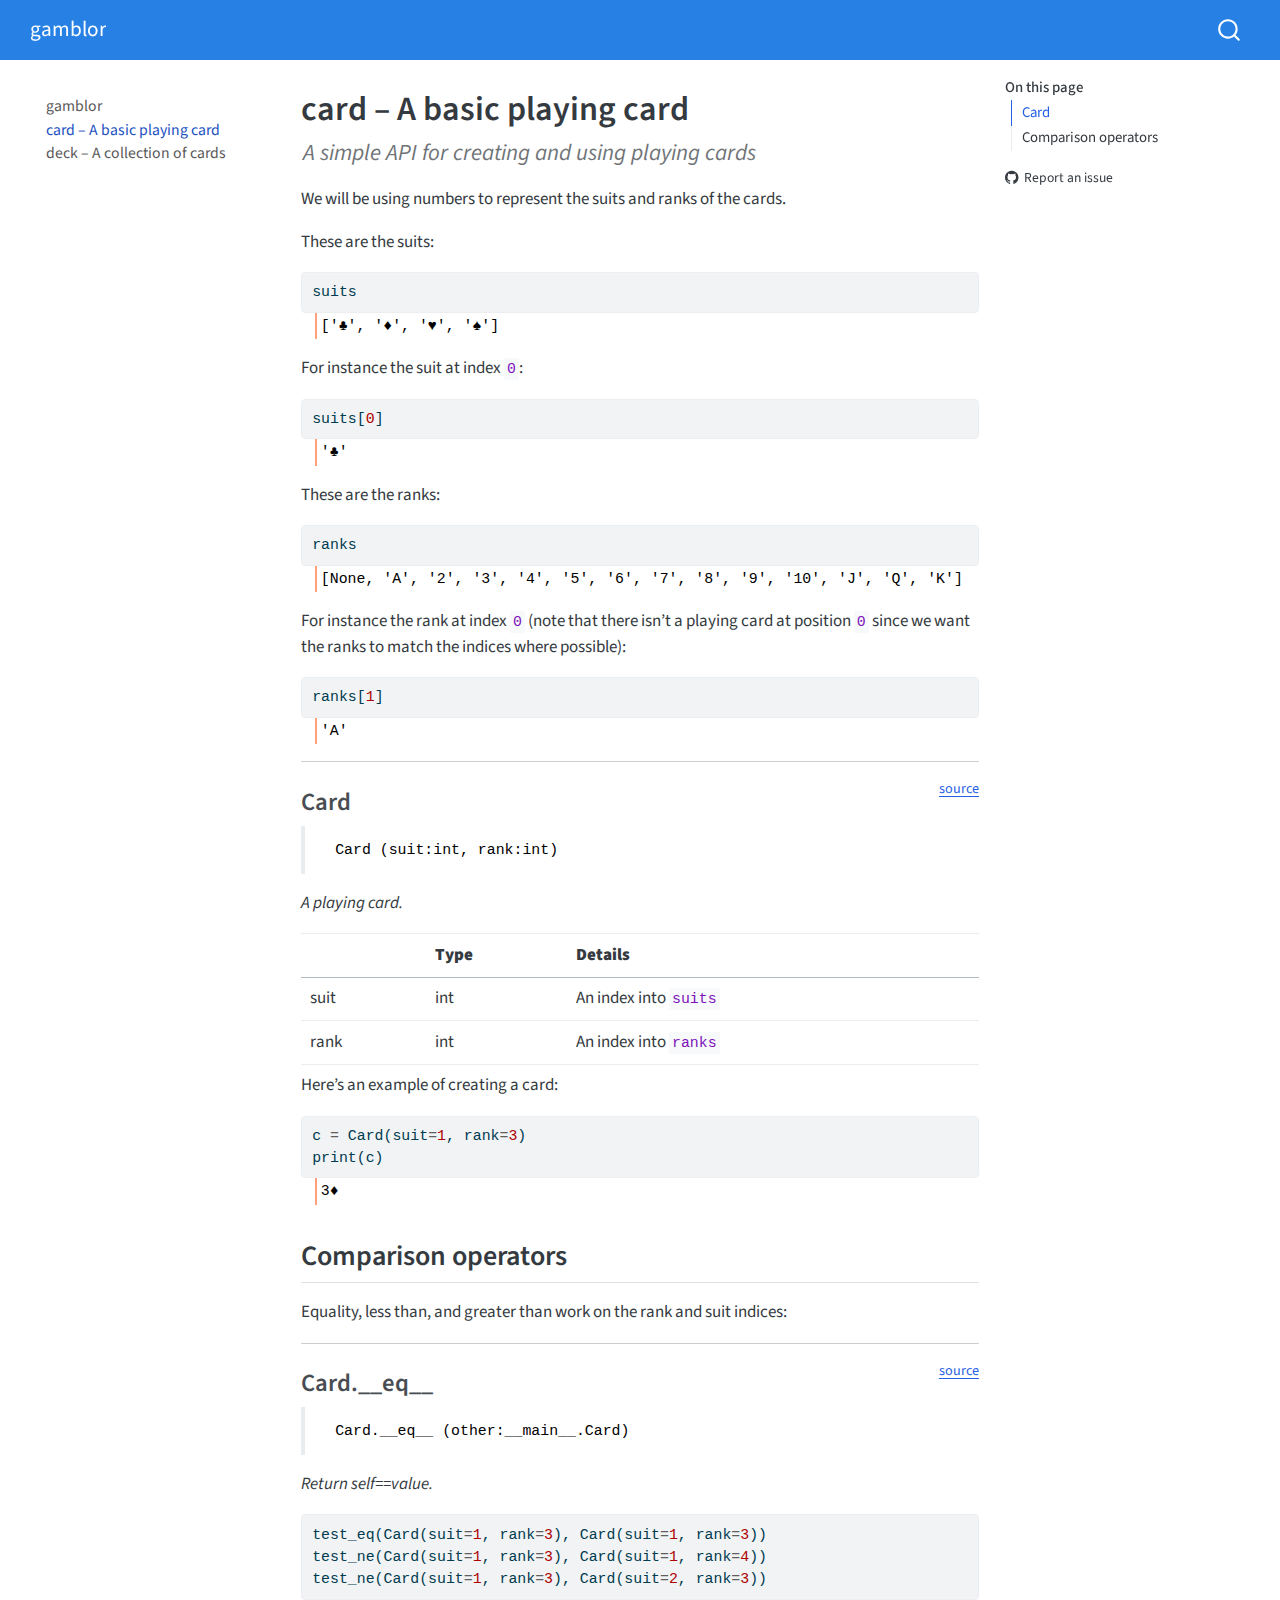
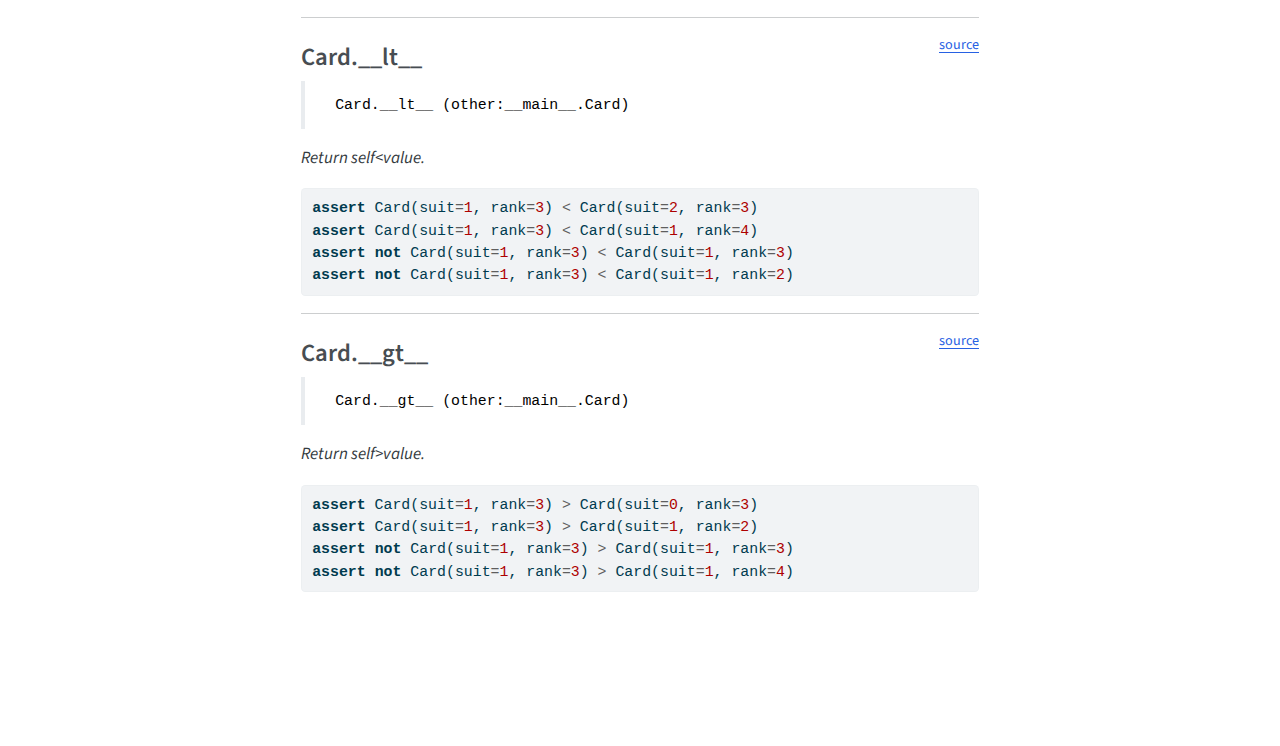
<file: _proc/_docs/card.html>
<!DOCTYPE html>
<html xmlns="http://www.w3.org/1999/xhtml" lang="en" xml:lang="en"><head>

<meta charset="utf-8">
<meta name="generator" content="quarto-1.5.54">

<meta name="viewport" content="width=device-width, initial-scale=1.0, user-scalable=yes">

<meta name="description" content="A simple API for creating and using playing cards">

<title>card – A basic playing card – gamblor</title>
<style>
code{white-space: pre-wrap;}
span.smallcaps{font-variant: small-caps;}
div.columns{display: flex; gap: min(4vw, 1.5em);}
div.column{flex: auto; overflow-x: auto;}
div.hanging-indent{margin-left: 1.5em; text-indent: -1.5em;}
ul.task-list{list-style: none;}
ul.task-list li input[type="checkbox"] {
  width: 0.8em;
  margin: 0 0.8em 0.2em -1em; /* quarto-specific, see https://github.com/quarto-dev/quarto-cli/issues/4556 */ 
  vertical-align: middle;
}
/* CSS for syntax highlighting */
pre > code.sourceCode { white-space: pre; position: relative; }
pre > code.sourceCode > span { line-height: 1.25; }
pre > code.sourceCode > span:empty { height: 1.2em; }
.sourceCode { overflow: visible; }
code.sourceCode > span { color: inherit; text-decoration: inherit; }
div.sourceCode { margin: 1em 0; }
pre.sourceCode { margin: 0; }
@media screen {
div.sourceCode { overflow: auto; }
}
@media print {
pre > code.sourceCode { white-space: pre-wrap; }
pre > code.sourceCode > span { display: inline-block; text-indent: -5em; padding-left: 5em; }
}
pre.numberSource code
  { counter-reset: source-line 0; }
pre.numberSource code > span
  { position: relative; left: -4em; counter-increment: source-line; }
pre.numberSource code > span > a:first-child::before
  { content: counter(source-line);
    position: relative; left: -1em; text-align: right; vertical-align: baseline;
    border: none; display: inline-block;
    -webkit-touch-callout: none; -webkit-user-select: none;
    -khtml-user-select: none; -moz-user-select: none;
    -ms-user-select: none; user-select: none;
    padding: 0 4px; width: 4em;
  }
pre.numberSource { margin-left: 3em;  padding-left: 4px; }
div.sourceCode
  {   }
@media screen {
pre > code.sourceCode > span > a:first-child::before { text-decoration: underline; }
}
</style>


<script src="site_libs/quarto-nav/quarto-nav.js"></script>
<script src="site_libs/quarto-nav/headroom.min.js"></script>
<script src="site_libs/clipboard/clipboard.min.js"></script>
<script src="site_libs/quarto-search/autocomplete.umd.js"></script>
<script src="site_libs/quarto-search/fuse.min.js"></script>
<script src="site_libs/quarto-search/quarto-search.js"></script>
<meta name="quarto:offset" content="./">
<script src="site_libs/quarto-html/quarto.js"></script>
<script src="site_libs/quarto-html/popper.min.js"></script>
<script src="site_libs/quarto-html/tippy.umd.min.js"></script>
<script src="site_libs/quarto-html/anchor.min.js"></script>
<link href="site_libs/quarto-html/tippy.css" rel="stylesheet">
<link href="site_libs/quarto-html/quarto-syntax-highlighting.css" rel="stylesheet" id="quarto-text-highlighting-styles">
<script src="site_libs/bootstrap/bootstrap.min.js"></script>
<link href="site_libs/bootstrap/bootstrap-icons.css" rel="stylesheet">
<link href="site_libs/bootstrap/bootstrap.min.css" rel="stylesheet" id="quarto-bootstrap" data-mode="light">
<script id="quarto-search-options" type="application/json">{
  "location": "navbar",
  "copy-button": false,
  "collapse-after": 3,
  "panel-placement": "end",
  "type": "overlay",
  "limit": 50,
  "keyboard-shortcut": [
    "f",
    "/",
    "s"
  ],
  "show-item-context": false,
  "language": {
    "search-no-results-text": "No results",
    "search-matching-documents-text": "matching documents",
    "search-copy-link-title": "Copy link to search",
    "search-hide-matches-text": "Hide additional matches",
    "search-more-match-text": "more match in this document",
    "search-more-matches-text": "more matches in this document",
    "search-clear-button-title": "Clear",
    "search-text-placeholder": "",
    "search-detached-cancel-button-title": "Cancel",
    "search-submit-button-title": "Submit",
    "search-label": "Search"
  }
}</script>


<link rel="stylesheet" href="styles.css">
<meta property="og:title" content="card – A basic playing card – gamblor">
<meta property="og:description" content="A simple API for creating and using playing cards">
<meta property="og:site_name" content="gamblor">
<meta name="twitter:title" content="card – A basic playing card – gamblor">
<meta name="twitter:description" content="A simple API for creating and using playing cards">
<meta name="twitter:card" content="summary">
</head>

<body class="nav-sidebar floating nav-fixed">

<div id="quarto-search-results"></div>
  <header id="quarto-header" class="headroom fixed-top">
    <nav class="navbar navbar-expand-lg " data-bs-theme="dark">
      <div class="navbar-container container-fluid">
      <div class="navbar-brand-container mx-auto">
    <a class="navbar-brand" href="./index.html">
    <span class="navbar-title">gamblor</span>
    </a>
  </div>
        <div class="quarto-navbar-tools tools-end">
</div>
          <div id="quarto-search" class="" title="Search"></div>
      </div> <!-- /container-fluid -->
    </nav>
  <nav class="quarto-secondary-nav">
    <div class="container-fluid d-flex">
      <button type="button" class="quarto-btn-toggle btn" data-bs-toggle="collapse" role="button" data-bs-target=".quarto-sidebar-collapse-item" aria-controls="quarto-sidebar" aria-expanded="false" aria-label="Toggle sidebar navigation" onclick="if (window.quartoToggleHeadroom) { window.quartoToggleHeadroom(); }">
        <i class="bi bi-layout-text-sidebar-reverse"></i>
      </button>
        <nav class="quarto-page-breadcrumbs" aria-label="breadcrumb"><ol class="breadcrumb"><li class="breadcrumb-item"><a href="./card.html">card – A basic playing card</a></li></ol></nav>
        <a class="flex-grow-1" role="navigation" data-bs-toggle="collapse" data-bs-target=".quarto-sidebar-collapse-item" aria-controls="quarto-sidebar" aria-expanded="false" aria-label="Toggle sidebar navigation" onclick="if (window.quartoToggleHeadroom) { window.quartoToggleHeadroom(); }">      
        </a>
    </div>
  </nav>
</header>
<!-- content -->
<div id="quarto-content" class="quarto-container page-columns page-rows-contents page-layout-article page-navbar">
<!-- sidebar -->
  <nav id="quarto-sidebar" class="sidebar collapse collapse-horizontal quarto-sidebar-collapse-item sidebar-navigation floating overflow-auto">
    <div class="sidebar-menu-container"> 
    <ul class="list-unstyled mt-1">
        <li class="sidebar-item">
  <div class="sidebar-item-container"> 
  <a href="./index.html" class="sidebar-item-text sidebar-link">
 <span class="menu-text">gamblor</span></a>
  </div>
</li>
        <li class="sidebar-item">
  <div class="sidebar-item-container"> 
  <a href="./card.html" class="sidebar-item-text sidebar-link active">
 <span class="menu-text">card – A basic playing card</span></a>
  </div>
</li>
        <li class="sidebar-item">
  <div class="sidebar-item-container"> 
  <a href="./deck.html" class="sidebar-item-text sidebar-link">
 <span class="menu-text">deck – A collection of cards</span></a>
  </div>
</li>
    </ul>
    </div>
</nav>
<div id="quarto-sidebar-glass" class="quarto-sidebar-collapse-item" data-bs-toggle="collapse" data-bs-target=".quarto-sidebar-collapse-item"></div>
<!-- margin-sidebar -->
    <div id="quarto-margin-sidebar" class="sidebar margin-sidebar">
        <nav id="TOC" role="doc-toc" class="toc-active">
    <h2 id="toc-title">On this page</h2>
   
  <ul>
  <li><a href="#card" id="toc-card" class="nav-link active" data-scroll-target="#card">Card</a></li>
  <li><a href="#comparison-operators" id="toc-comparison-operators" class="nav-link" data-scroll-target="#comparison-operators">Comparison operators</a>
  <ul class="collapse">
  <li><a href="#card.__eq__" id="toc-card.__eq__" class="nav-link" data-scroll-target="#card.__eq__">Card.__eq__</a></li>
  <li><a href="#card.__lt__" id="toc-card.__lt__" class="nav-link" data-scroll-target="#card.__lt__">Card.__lt__</a></li>
  <li><a href="#card.__gt__" id="toc-card.__gt__" class="nav-link" data-scroll-target="#card.__gt__">Card.__gt__</a></li>
  </ul></li>
  </ul>
<div class="toc-actions"><ul><li><a href="https://github.com/eric-austin/gamblor/issues/new" class="toc-action"><i class="bi bi-github"></i>Report an issue</a></li></ul></div></nav>
    </div>
<!-- main -->
<main class="content" id="quarto-document-content">

<header id="title-block-header" class="quarto-title-block default">
<div class="quarto-title">
<h1 class="title">card – A basic playing card</h1>
</div>

<div>
  <div class="description">
    A simple API for creating and using playing cards
  </div>
</div>


<div class="quarto-title-meta">

    
  
    
  </div>
  


</header>


<!-- WARNING: THIS FILE WAS AUTOGENERATED! DO NOT EDIT! -->
<p>We will be using numbers to represent the suits and ranks of the cards.</p>
<p>These are the suits:</p>
<div id="cell-4" class="cell" data-execution_count="37">
<div class="sourceCode cell-code" id="cb1"><pre class="sourceCode python code-with-copy"><code class="sourceCode python"><span id="cb1-1"><a href="#cb1-1" aria-hidden="true" tabindex="-1"></a>suits</span></code><button title="Copy to Clipboard" class="code-copy-button"><i class="bi"></i></button></pre></div>
<div class="cell-output cell-output-display" data-execution_count="37">
<pre><code>['♣', '♦', '♥', '♠']</code></pre>
</div>
</div>
<p>For instance the suit at index <code>0</code>:</p>
<div id="cell-6" class="cell" data-execution_count="38">
<div class="sourceCode cell-code" id="cb3"><pre class="sourceCode python code-with-copy"><code class="sourceCode python"><span id="cb3-1"><a href="#cb3-1" aria-hidden="true" tabindex="-1"></a>suits[<span class="dv">0</span>]</span></code><button title="Copy to Clipboard" class="code-copy-button"><i class="bi"></i></button></pre></div>
<div class="cell-output cell-output-display" data-execution_count="38">
<pre><code>'♣'</code></pre>
</div>
</div>
<p>These are the ranks:</p>
<div id="cell-8" class="cell" data-execution_count="39">
<div class="sourceCode cell-code" id="cb5"><pre class="sourceCode python code-with-copy"><code class="sourceCode python"><span id="cb5-1"><a href="#cb5-1" aria-hidden="true" tabindex="-1"></a>ranks</span></code><button title="Copy to Clipboard" class="code-copy-button"><i class="bi"></i></button></pre></div>
<div class="cell-output cell-output-display" data-execution_count="39">
<pre><code>[None, 'A', '2', '3', '4', '5', '6', '7', '8', '9', '10', 'J', 'Q', 'K']</code></pre>
</div>
</div>
<p>For instance the rank at index <code>0</code> (note that there isn’t a playing card at position <code>0</code> since we want the ranks to match the indices where possible):</p>
<div id="cell-10" class="cell" data-execution_count="40">
<div class="sourceCode cell-code" id="cb7"><pre class="sourceCode python code-with-copy"><code class="sourceCode python"><span id="cb7-1"><a href="#cb7-1" aria-hidden="true" tabindex="-1"></a>ranks[<span class="dv">1</span>]</span></code><button title="Copy to Clipboard" class="code-copy-button"><i class="bi"></i></button></pre></div>
<div class="cell-output cell-output-display" data-execution_count="40">
<pre><code>'A'</code></pre>
</div>
</div>
<hr>
<p><a href="https://github.com/eric-austin/gamblor/blob/main/gamblor/card.py#L16" target="_blank" style="float:right; font-size:smaller">source</a></p>
<section id="card" class="level3">
<h3 class="anchored" data-anchor-id="card">Card</h3>
<blockquote class="blockquote">
<pre><code> Card (suit:int, rank:int)</code></pre>
</blockquote>
<p><em>A playing card.</em></p>
<table class="caption-top table">
<thead>
<tr class="header">
<th></th>
<th><strong>Type</strong></th>
<th><strong>Details</strong></th>
</tr>
</thead>
<tbody>
<tr class="odd">
<td>suit</td>
<td>int</td>
<td>An index into <code>suits</code></td>
</tr>
<tr class="even">
<td>rank</td>
<td>int</td>
<td>An index into <code>ranks</code></td>
</tr>
</tbody>
</table>
<p>Here’s an example of creating a card:</p>
<div id="cell-13" class="cell" data-execution_count="42">
<div class="sourceCode cell-code" id="cb10"><pre class="sourceCode python code-with-copy"><code class="sourceCode python"><span id="cb10-1"><a href="#cb10-1" aria-hidden="true" tabindex="-1"></a>c <span class="op">=</span> Card(suit<span class="op">=</span><span class="dv">1</span>, rank<span class="op">=</span><span class="dv">3</span>)</span>
<span id="cb10-2"><a href="#cb10-2" aria-hidden="true" tabindex="-1"></a><span class="bu">print</span>(c)</span></code><button title="Copy to Clipboard" class="code-copy-button"><i class="bi"></i></button></pre></div>
<div class="cell-output cell-output-stdout">
<pre><code>3♦</code></pre>
</div>
</div>
</section>
<section id="comparison-operators" class="level2">
<h2 class="anchored" data-anchor-id="comparison-operators">Comparison operators</h2>
<p>Equality, less than, and greater than work on the rank and suit indices:</p>
<hr>
<p><a href="https://github.com/eric-austin/gamblor/blob/main/gamblor/card.py#L32" target="_blank" style="float:right; font-size:smaller">source</a></p>
<section id="card.__eq__" class="level3">
<h3 class="anchored" data-anchor-id="card.__eq__">Card.__eq__</h3>
<blockquote class="blockquote">
<pre><code> Card.__eq__ (other:__main__.Card)</code></pre>
</blockquote>
<p><em>Return self==value.</em></p>
<div id="cell-17" class="cell" data-execution_count="44">
<div class="sourceCode cell-code" id="cb13"><pre class="sourceCode python code-with-copy"><code class="sourceCode python"><span id="cb13-1"><a href="#cb13-1" aria-hidden="true" tabindex="-1"></a>test_eq(Card(suit<span class="op">=</span><span class="dv">1</span>, rank<span class="op">=</span><span class="dv">3</span>), Card(suit<span class="op">=</span><span class="dv">1</span>, rank<span class="op">=</span><span class="dv">3</span>))</span>
<span id="cb13-2"><a href="#cb13-2" aria-hidden="true" tabindex="-1"></a>test_ne(Card(suit<span class="op">=</span><span class="dv">1</span>, rank<span class="op">=</span><span class="dv">3</span>), Card(suit<span class="op">=</span><span class="dv">1</span>, rank<span class="op">=</span><span class="dv">4</span>))</span>
<span id="cb13-3"><a href="#cb13-3" aria-hidden="true" tabindex="-1"></a>test_ne(Card(suit<span class="op">=</span><span class="dv">1</span>, rank<span class="op">=</span><span class="dv">3</span>), Card(suit<span class="op">=</span><span class="dv">2</span>, rank<span class="op">=</span><span class="dv">3</span>))</span></code><button title="Copy to Clipboard" class="code-copy-button"><i class="bi"></i></button></pre></div>
</div>
<hr>
<p><a href="https://github.com/eric-austin/gamblor/blob/main/gamblor/card.py#L37" target="_blank" style="float:right; font-size:smaller">source</a></p>
</section>
<section id="card.__lt__" class="level3">
<h3 class="anchored" data-anchor-id="card.__lt__">Card.__lt__</h3>
<blockquote class="blockquote">
<pre><code> Card.__lt__ (other:__main__.Card)</code></pre>
</blockquote>
<p><em>Return self&lt;value.</em></p>
<div id="cell-19" class="cell" data-execution_count="46">
<div class="sourceCode cell-code" id="cb15"><pre class="sourceCode python code-with-copy"><code class="sourceCode python"><span id="cb15-1"><a href="#cb15-1" aria-hidden="true" tabindex="-1"></a><span class="cf">assert</span> Card(suit<span class="op">=</span><span class="dv">1</span>, rank<span class="op">=</span><span class="dv">3</span>) <span class="op">&lt;</span> Card(suit<span class="op">=</span><span class="dv">2</span>, rank<span class="op">=</span><span class="dv">3</span>)</span>
<span id="cb15-2"><a href="#cb15-2" aria-hidden="true" tabindex="-1"></a><span class="cf">assert</span> Card(suit<span class="op">=</span><span class="dv">1</span>, rank<span class="op">=</span><span class="dv">3</span>) <span class="op">&lt;</span> Card(suit<span class="op">=</span><span class="dv">1</span>, rank<span class="op">=</span><span class="dv">4</span>)</span>
<span id="cb15-3"><a href="#cb15-3" aria-hidden="true" tabindex="-1"></a><span class="cf">assert</span> <span class="kw">not</span> Card(suit<span class="op">=</span><span class="dv">1</span>, rank<span class="op">=</span><span class="dv">3</span>) <span class="op">&lt;</span> Card(suit<span class="op">=</span><span class="dv">1</span>, rank<span class="op">=</span><span class="dv">3</span>)</span>
<span id="cb15-4"><a href="#cb15-4" aria-hidden="true" tabindex="-1"></a><span class="cf">assert</span> <span class="kw">not</span> Card(suit<span class="op">=</span><span class="dv">1</span>, rank<span class="op">=</span><span class="dv">3</span>) <span class="op">&lt;</span> Card(suit<span class="op">=</span><span class="dv">1</span>, rank<span class="op">=</span><span class="dv">2</span>)</span></code><button title="Copy to Clipboard" class="code-copy-button"><i class="bi"></i></button></pre></div>
</div>
<hr>
<p><a href="https://github.com/eric-austin/gamblor/blob/main/gamblor/card.py#L42" target="_blank" style="float:right; font-size:smaller">source</a></p>
</section>
<section id="card.__gt__" class="level3">
<h3 class="anchored" data-anchor-id="card.__gt__">Card.__gt__</h3>
<blockquote class="blockquote">
<pre><code> Card.__gt__ (other:__main__.Card)</code></pre>
</blockquote>
<p><em>Return self&gt;value.</em></p>
<div id="cell-21" class="cell" data-execution_count="48">
<div class="sourceCode cell-code" id="cb17"><pre class="sourceCode python code-with-copy"><code class="sourceCode python"><span id="cb17-1"><a href="#cb17-1" aria-hidden="true" tabindex="-1"></a><span class="cf">assert</span> Card(suit<span class="op">=</span><span class="dv">1</span>, rank<span class="op">=</span><span class="dv">3</span>) <span class="op">&gt;</span> Card(suit<span class="op">=</span><span class="dv">0</span>, rank<span class="op">=</span><span class="dv">3</span>)</span>
<span id="cb17-2"><a href="#cb17-2" aria-hidden="true" tabindex="-1"></a><span class="cf">assert</span> Card(suit<span class="op">=</span><span class="dv">1</span>, rank<span class="op">=</span><span class="dv">3</span>) <span class="op">&gt;</span> Card(suit<span class="op">=</span><span class="dv">1</span>, rank<span class="op">=</span><span class="dv">2</span>)</span>
<span id="cb17-3"><a href="#cb17-3" aria-hidden="true" tabindex="-1"></a><span class="cf">assert</span> <span class="kw">not</span> Card(suit<span class="op">=</span><span class="dv">1</span>, rank<span class="op">=</span><span class="dv">3</span>) <span class="op">&gt;</span> Card(suit<span class="op">=</span><span class="dv">1</span>, rank<span class="op">=</span><span class="dv">3</span>)</span>
<span id="cb17-4"><a href="#cb17-4" aria-hidden="true" tabindex="-1"></a><span class="cf">assert</span> <span class="kw">not</span> Card(suit<span class="op">=</span><span class="dv">1</span>, rank<span class="op">=</span><span class="dv">3</span>) <span class="op">&gt;</span> Card(suit<span class="op">=</span><span class="dv">1</span>, rank<span class="op">=</span><span class="dv">4</span>)</span></code><button title="Copy to Clipboard" class="code-copy-button"><i class="bi"></i></button></pre></div>
</div>


</section>
</section>

</main> <!-- /main -->
<script id="quarto-html-after-body" type="application/javascript">
window.document.addEventListener("DOMContentLoaded", function (event) {
  const toggleBodyColorMode = (bsSheetEl) => {
    const mode = bsSheetEl.getAttribute("data-mode");
    const bodyEl = window.document.querySelector("body");
    if (mode === "dark") {
      bodyEl.classList.add("quarto-dark");
      bodyEl.classList.remove("quarto-light");
    } else {
      bodyEl.classList.add("quarto-light");
      bodyEl.classList.remove("quarto-dark");
    }
  }
  const toggleBodyColorPrimary = () => {
    const bsSheetEl = window.document.querySelector("link#quarto-bootstrap");
    if (bsSheetEl) {
      toggleBodyColorMode(bsSheetEl);
    }
  }
  toggleBodyColorPrimary();  
  const icon = "";
  const anchorJS = new window.AnchorJS();
  anchorJS.options = {
    placement: 'right',
    icon: icon
  };
  anchorJS.add('.anchored');
  const isCodeAnnotation = (el) => {
    for (const clz of el.classList) {
      if (clz.startsWith('code-annotation-')) {                     
        return true;
      }
    }
    return false;
  }
  const onCopySuccess = function(e) {
    // button target
    const button = e.trigger;
    // don't keep focus
    button.blur();
    // flash "checked"
    button.classList.add('code-copy-button-checked');
    var currentTitle = button.getAttribute("title");
    button.setAttribute("title", "Copied!");
    let tooltip;
    if (window.bootstrap) {
      button.setAttribute("data-bs-toggle", "tooltip");
      button.setAttribute("data-bs-placement", "left");
      button.setAttribute("data-bs-title", "Copied!");
      tooltip = new bootstrap.Tooltip(button, 
        { trigger: "manual", 
          customClass: "code-copy-button-tooltip",
          offset: [0, -8]});
      tooltip.show();    
    }
    setTimeout(function() {
      if (tooltip) {
        tooltip.hide();
        button.removeAttribute("data-bs-title");
        button.removeAttribute("data-bs-toggle");
        button.removeAttribute("data-bs-placement");
      }
      button.setAttribute("title", currentTitle);
      button.classList.remove('code-copy-button-checked');
    }, 1000);
    // clear code selection
    e.clearSelection();
  }
  const getTextToCopy = function(trigger) {
      const codeEl = trigger.previousElementSibling.cloneNode(true);
      for (const childEl of codeEl.children) {
        if (isCodeAnnotation(childEl)) {
          childEl.remove();
        }
      }
      return codeEl.innerText;
  }
  const clipboard = new window.ClipboardJS('.code-copy-button:not([data-in-quarto-modal])', {
    text: getTextToCopy
  });
  clipboard.on('success', onCopySuccess);
  if (window.document.getElementById('quarto-embedded-source-code-modal')) {
    // For code content inside modals, clipBoardJS needs to be initialized with a container option
    // TODO: Check when it could be a function (https://github.com/zenorocha/clipboard.js/issues/860)
    const clipboardModal = new window.ClipboardJS('.code-copy-button[data-in-quarto-modal]', {
      text: getTextToCopy,
      container: window.document.getElementById('quarto-embedded-source-code-modal')
    });
    clipboardModal.on('success', onCopySuccess);
  }
    var localhostRegex = new RegExp(/^(?:http|https):\/\/localhost\:?[0-9]*\//);
    var mailtoRegex = new RegExp(/^mailto:/);
      var filterRegex = new RegExp("https:\/\/eric-austin\.github\.io\/gamblor");
    var isInternal = (href) => {
        return filterRegex.test(href) || localhostRegex.test(href) || mailtoRegex.test(href);
    }
    // Inspect non-navigation links and adorn them if external
 	var links = window.document.querySelectorAll('a[href]:not(.nav-link):not(.navbar-brand):not(.toc-action):not(.sidebar-link):not(.sidebar-item-toggle):not(.pagination-link):not(.no-external):not([aria-hidden]):not(.dropdown-item):not(.quarto-navigation-tool):not(.about-link)');
    for (var i=0; i<links.length; i++) {
      const link = links[i];
      if (!isInternal(link.href)) {
        // undo the damage that might have been done by quarto-nav.js in the case of
        // links that we want to consider external
        if (link.dataset.originalHref !== undefined) {
          link.href = link.dataset.originalHref;
        }
      }
    }
  function tippyHover(el, contentFn, onTriggerFn, onUntriggerFn) {
    const config = {
      allowHTML: true,
      maxWidth: 500,
      delay: 100,
      arrow: false,
      appendTo: function(el) {
          return el.parentElement;
      },
      interactive: true,
      interactiveBorder: 10,
      theme: 'quarto',
      placement: 'bottom-start',
    };
    if (contentFn) {
      config.content = contentFn;
    }
    if (onTriggerFn) {
      config.onTrigger = onTriggerFn;
    }
    if (onUntriggerFn) {
      config.onUntrigger = onUntriggerFn;
    }
    window.tippy(el, config); 
  }
  const noterefs = window.document.querySelectorAll('a[role="doc-noteref"]');
  for (var i=0; i<noterefs.length; i++) {
    const ref = noterefs[i];
    tippyHover(ref, function() {
      // use id or data attribute instead here
      let href = ref.getAttribute('data-footnote-href') || ref.getAttribute('href');
      try { href = new URL(href).hash; } catch {}
      const id = href.replace(/^#\/?/, "");
      const note = window.document.getElementById(id);
      if (note) {
        return note.innerHTML;
      } else {
        return "";
      }
    });
  }
  const xrefs = window.document.querySelectorAll('a.quarto-xref');
  const processXRef = (id, note) => {
    // Strip column container classes
    const stripColumnClz = (el) => {
      el.classList.remove("page-full", "page-columns");
      if (el.children) {
        for (const child of el.children) {
          stripColumnClz(child);
        }
      }
    }
    stripColumnClz(note)
    if (id === null || id.startsWith('sec-')) {
      // Special case sections, only their first couple elements
      const container = document.createElement("div");
      if (note.children && note.children.length > 2) {
        container.appendChild(note.children[0].cloneNode(true));
        for (let i = 1; i < note.children.length; i++) {
          const child = note.children[i];
          if (child.tagName === "P" && child.innerText === "") {
            continue;
          } else {
            container.appendChild(child.cloneNode(true));
            break;
          }
        }
        if (window.Quarto?.typesetMath) {
          window.Quarto.typesetMath(container);
        }
        return container.innerHTML
      } else {
        if (window.Quarto?.typesetMath) {
          window.Quarto.typesetMath(note);
        }
        return note.innerHTML;
      }
    } else {
      // Remove any anchor links if they are present
      const anchorLink = note.querySelector('a.anchorjs-link');
      if (anchorLink) {
        anchorLink.remove();
      }
      if (window.Quarto?.typesetMath) {
        window.Quarto.typesetMath(note);
      }
      // TODO in 1.5, we should make sure this works without a callout special case
      if (note.classList.contains("callout")) {
        return note.outerHTML;
      } else {
        return note.innerHTML;
      }
    }
  }
  for (var i=0; i<xrefs.length; i++) {
    const xref = xrefs[i];
    tippyHover(xref, undefined, function(instance) {
      instance.disable();
      let url = xref.getAttribute('href');
      let hash = undefined; 
      if (url.startsWith('#')) {
        hash = url;
      } else {
        try { hash = new URL(url).hash; } catch {}
      }
      if (hash) {
        const id = hash.replace(/^#\/?/, "");
        const note = window.document.getElementById(id);
        if (note !== null) {
          try {
            const html = processXRef(id, note.cloneNode(true));
            instance.setContent(html);
          } finally {
            instance.enable();
            instance.show();
          }
        } else {
          // See if we can fetch this
          fetch(url.split('#')[0])
          .then(res => res.text())
          .then(html => {
            const parser = new DOMParser();
            const htmlDoc = parser.parseFromString(html, "text/html");
            const note = htmlDoc.getElementById(id);
            if (note !== null) {
              const html = processXRef(id, note);
              instance.setContent(html);
            } 
          }).finally(() => {
            instance.enable();
            instance.show();
          });
        }
      } else {
        // See if we can fetch a full url (with no hash to target)
        // This is a special case and we should probably do some content thinning / targeting
        fetch(url)
        .then(res => res.text())
        .then(html => {
          const parser = new DOMParser();
          const htmlDoc = parser.parseFromString(html, "text/html");
          const note = htmlDoc.querySelector('main.content');
          if (note !== null) {
            // This should only happen for chapter cross references
            // (since there is no id in the URL)
            // remove the first header
            if (note.children.length > 0 && note.children[0].tagName === "HEADER") {
              note.children[0].remove();
            }
            const html = processXRef(null, note);
            instance.setContent(html);
          } 
        }).finally(() => {
          instance.enable();
          instance.show();
        });
      }
    }, function(instance) {
    });
  }
      let selectedAnnoteEl;
      const selectorForAnnotation = ( cell, annotation) => {
        let cellAttr = 'data-code-cell="' + cell + '"';
        let lineAttr = 'data-code-annotation="' +  annotation + '"';
        const selector = 'span[' + cellAttr + '][' + lineAttr + ']';
        return selector;
      }
      const selectCodeLines = (annoteEl) => {
        const doc = window.document;
        const targetCell = annoteEl.getAttribute("data-target-cell");
        const targetAnnotation = annoteEl.getAttribute("data-target-annotation");
        const annoteSpan = window.document.querySelector(selectorForAnnotation(targetCell, targetAnnotation));
        const lines = annoteSpan.getAttribute("data-code-lines").split(",");
        const lineIds = lines.map((line) => {
          return targetCell + "-" + line;
        })
        let top = null;
        let height = null;
        let parent = null;
        if (lineIds.length > 0) {
            //compute the position of the single el (top and bottom and make a div)
            const el = window.document.getElementById(lineIds[0]);
            top = el.offsetTop;
            height = el.offsetHeight;
            parent = el.parentElement.parentElement;
          if (lineIds.length > 1) {
            const lastEl = window.document.getElementById(lineIds[lineIds.length - 1]);
            const bottom = lastEl.offsetTop + lastEl.offsetHeight;
            height = bottom - top;
          }
          if (top !== null && height !== null && parent !== null) {
            // cook up a div (if necessary) and position it 
            let div = window.document.getElementById("code-annotation-line-highlight");
            if (div === null) {
              div = window.document.createElement("div");
              div.setAttribute("id", "code-annotation-line-highlight");
              div.style.position = 'absolute';
              parent.appendChild(div);
            }
            div.style.top = top - 2 + "px";
            div.style.height = height + 4 + "px";
            div.style.left = 0;
            let gutterDiv = window.document.getElementById("code-annotation-line-highlight-gutter");
            if (gutterDiv === null) {
              gutterDiv = window.document.createElement("div");
              gutterDiv.setAttribute("id", "code-annotation-line-highlight-gutter");
              gutterDiv.style.position = 'absolute';
              const codeCell = window.document.getElementById(targetCell);
              const gutter = codeCell.querySelector('.code-annotation-gutter');
              gutter.appendChild(gutterDiv);
            }
            gutterDiv.style.top = top - 2 + "px";
            gutterDiv.style.height = height + 4 + "px";
          }
          selectedAnnoteEl = annoteEl;
        }
      };
      const unselectCodeLines = () => {
        const elementsIds = ["code-annotation-line-highlight", "code-annotation-line-highlight-gutter"];
        elementsIds.forEach((elId) => {
          const div = window.document.getElementById(elId);
          if (div) {
            div.remove();
          }
        });
        selectedAnnoteEl = undefined;
      };
        // Handle positioning of the toggle
    window.addEventListener(
      "resize",
      throttle(() => {
        elRect = undefined;
        if (selectedAnnoteEl) {
          selectCodeLines(selectedAnnoteEl);
        }
      }, 10)
    );
    function throttle(fn, ms) {
    let throttle = false;
    let timer;
      return (...args) => {
        if(!throttle) { // first call gets through
            fn.apply(this, args);
            throttle = true;
        } else { // all the others get throttled
            if(timer) clearTimeout(timer); // cancel #2
            timer = setTimeout(() => {
              fn.apply(this, args);
              timer = throttle = false;
            }, ms);
        }
      };
    }
      // Attach click handler to the DT
      const annoteDls = window.document.querySelectorAll('dt[data-target-cell]');
      for (const annoteDlNode of annoteDls) {
        annoteDlNode.addEventListener('click', (event) => {
          const clickedEl = event.target;
          if (clickedEl !== selectedAnnoteEl) {
            unselectCodeLines();
            const activeEl = window.document.querySelector('dt[data-target-cell].code-annotation-active');
            if (activeEl) {
              activeEl.classList.remove('code-annotation-active');
            }
            selectCodeLines(clickedEl);
            clickedEl.classList.add('code-annotation-active');
          } else {
            // Unselect the line
            unselectCodeLines();
            clickedEl.classList.remove('code-annotation-active');
          }
        });
      }
  const findCites = (el) => {
    const parentEl = el.parentElement;
    if (parentEl) {
      const cites = parentEl.dataset.cites;
      if (cites) {
        return {
          el,
          cites: cites.split(' ')
        };
      } else {
        return findCites(el.parentElement)
      }
    } else {
      return undefined;
    }
  };
  var bibliorefs = window.document.querySelectorAll('a[role="doc-biblioref"]');
  for (var i=0; i<bibliorefs.length; i++) {
    const ref = bibliorefs[i];
    const citeInfo = findCites(ref);
    if (citeInfo) {
      tippyHover(citeInfo.el, function() {
        var popup = window.document.createElement('div');
        citeInfo.cites.forEach(function(cite) {
          var citeDiv = window.document.createElement('div');
          citeDiv.classList.add('hanging-indent');
          citeDiv.classList.add('csl-entry');
          var biblioDiv = window.document.getElementById('ref-' + cite);
          if (biblioDiv) {
            citeDiv.innerHTML = biblioDiv.innerHTML;
          }
          popup.appendChild(citeDiv);
        });
        return popup.innerHTML;
      });
    }
  }
});
</script>
</div> <!-- /content -->




<footer class="footer"><div class="nav-footer"><div class="nav-footer-center"><div class="toc-actions d-sm-block d-md-none"><ul><li><a href="https://github.com/eric-austin/gamblor/issues/new" class="toc-action"><i class="bi bi-github"></i>Report an issue</a></li></ul></div></div></div></footer></body></html>
</file>
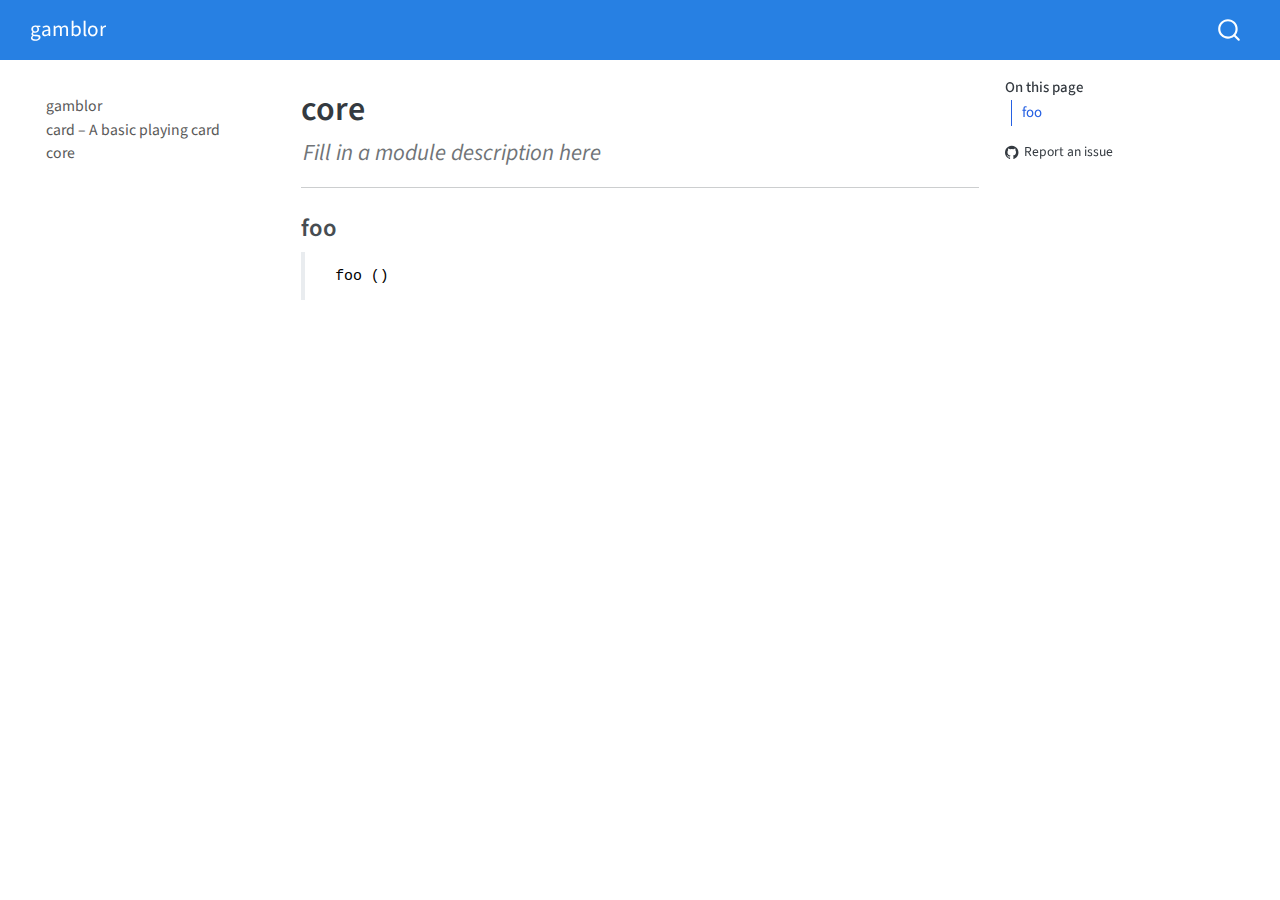
<file: _proc/_docs/core.html>
<!DOCTYPE html>
<html xmlns="http://www.w3.org/1999/xhtml" lang="en" xml:lang="en"><head>

<meta charset="utf-8">
<meta name="generator" content="quarto-1.5.54">

<meta name="viewport" content="width=device-width, initial-scale=1.0, user-scalable=yes">

<meta name="description" content="Fill in a module description here">

<title>core – gamblor</title>
<style>
code{white-space: pre-wrap;}
span.smallcaps{font-variant: small-caps;}
div.columns{display: flex; gap: min(4vw, 1.5em);}
div.column{flex: auto; overflow-x: auto;}
div.hanging-indent{margin-left: 1.5em; text-indent: -1.5em;}
ul.task-list{list-style: none;}
ul.task-list li input[type="checkbox"] {
  width: 0.8em;
  margin: 0 0.8em 0.2em -1em; /* quarto-specific, see https://github.com/quarto-dev/quarto-cli/issues/4556 */ 
  vertical-align: middle;
}
</style>


<script src="site_libs/quarto-nav/quarto-nav.js"></script>
<script src="site_libs/quarto-nav/headroom.min.js"></script>
<script src="site_libs/clipboard/clipboard.min.js"></script>
<script src="site_libs/quarto-search/autocomplete.umd.js"></script>
<script src="site_libs/quarto-search/fuse.min.js"></script>
<script src="site_libs/quarto-search/quarto-search.js"></script>
<meta name="quarto:offset" content="./">
<script src="site_libs/quarto-html/quarto.js"></script>
<script src="site_libs/quarto-html/popper.min.js"></script>
<script src="site_libs/quarto-html/tippy.umd.min.js"></script>
<script src="site_libs/quarto-html/anchor.min.js"></script>
<link href="site_libs/quarto-html/tippy.css" rel="stylesheet">
<link href="site_libs/quarto-html/quarto-syntax-highlighting.css" rel="stylesheet" id="quarto-text-highlighting-styles">
<script src="site_libs/bootstrap/bootstrap.min.js"></script>
<link href="site_libs/bootstrap/bootstrap-icons.css" rel="stylesheet">
<link href="site_libs/bootstrap/bootstrap.min.css" rel="stylesheet" id="quarto-bootstrap" data-mode="light">
<script id="quarto-search-options" type="application/json">{
  "location": "navbar",
  "copy-button": false,
  "collapse-after": 3,
  "panel-placement": "end",
  "type": "overlay",
  "limit": 50,
  "keyboard-shortcut": [
    "f",
    "/",
    "s"
  ],
  "show-item-context": false,
  "language": {
    "search-no-results-text": "No results",
    "search-matching-documents-text": "matching documents",
    "search-copy-link-title": "Copy link to search",
    "search-hide-matches-text": "Hide additional matches",
    "search-more-match-text": "more match in this document",
    "search-more-matches-text": "more matches in this document",
    "search-clear-button-title": "Clear",
    "search-text-placeholder": "",
    "search-detached-cancel-button-title": "Cancel",
    "search-submit-button-title": "Submit",
    "search-label": "Search"
  }
}</script>


<link rel="stylesheet" href="styles.css">
<meta property="og:title" content="core – gamblor">
<meta property="og:description" content="Fill in a module description here">
<meta property="og:site_name" content="gamblor">
<meta name="twitter:title" content="core – gamblor">
<meta name="twitter:description" content="Fill in a module description here">
<meta name="twitter:card" content="summary">
</head>

<body class="nav-sidebar floating nav-fixed">

<div id="quarto-search-results"></div>
  <header id="quarto-header" class="headroom fixed-top">
    <nav class="navbar navbar-expand-lg " data-bs-theme="dark">
      <div class="navbar-container container-fluid">
      <div class="navbar-brand-container mx-auto">
    <a class="navbar-brand" href="./index.html">
    <span class="navbar-title">gamblor</span>
    </a>
  </div>
        <div class="quarto-navbar-tools tools-end">
</div>
          <div id="quarto-search" class="" title="Search"></div>
      </div> <!-- /container-fluid -->
    </nav>
  <nav class="quarto-secondary-nav">
    <div class="container-fluid d-flex">
      <button type="button" class="quarto-btn-toggle btn" data-bs-toggle="collapse" role="button" data-bs-target=".quarto-sidebar-collapse-item" aria-controls="quarto-sidebar" aria-expanded="false" aria-label="Toggle sidebar navigation" onclick="if (window.quartoToggleHeadroom) { window.quartoToggleHeadroom(); }">
        <i class="bi bi-layout-text-sidebar-reverse"></i>
      </button>
        <nav class="quarto-page-breadcrumbs" aria-label="breadcrumb"><ol class="breadcrumb"><li class="breadcrumb-item">core</li></ol></nav>
        <a class="flex-grow-1" role="navigation" data-bs-toggle="collapse" data-bs-target=".quarto-sidebar-collapse-item" aria-controls="quarto-sidebar" aria-expanded="false" aria-label="Toggle sidebar navigation" onclick="if (window.quartoToggleHeadroom) { window.quartoToggleHeadroom(); }">      
        </a>
    </div>
  </nav>
</header>
<!-- content -->
<div id="quarto-content" class="quarto-container page-columns page-rows-contents page-layout-article page-navbar">
<!-- sidebar -->
  <nav id="quarto-sidebar" class="sidebar collapse collapse-horizontal quarto-sidebar-collapse-item sidebar-navigation floating overflow-auto">
    <div class="sidebar-menu-container"> 
    <ul class="list-unstyled mt-1">
        <li class="sidebar-item">
  <div class="sidebar-item-container"> 
  <a href="./index.html" class="sidebar-item-text sidebar-link">
 <span class="menu-text">gamblor</span></a>
  </div>
</li>
        <li class="sidebar-item">
  <div class="sidebar-item-container"> 
  <a href="./card.html" class="sidebar-item-text sidebar-link">
 <span class="menu-text">card – A basic playing card</span></a>
  </div>
</li>
        <li class="sidebar-item">
  <div class="sidebar-item-container"> 
  <a href="./deck.html" class="sidebar-item-text sidebar-link">
 <span class="menu-text">core</span></a>
  </div>
</li>
    </ul>
    </div>
</nav>
<div id="quarto-sidebar-glass" class="quarto-sidebar-collapse-item" data-bs-toggle="collapse" data-bs-target=".quarto-sidebar-collapse-item"></div>
<!-- margin-sidebar -->
    <div id="quarto-margin-sidebar" class="sidebar margin-sidebar">
        <nav id="TOC" role="doc-toc" class="toc-active">
    <h2 id="toc-title">On this page</h2>
   
  <ul>
  <li><a href="#foo" id="toc-foo" class="nav-link active" data-scroll-target="#foo">foo</a></li>
  </ul>
<div class="toc-actions"><ul><li><a href="https://github.com/eric-austin/gamblor/issues/new" class="toc-action"><i class="bi bi-github"></i>Report an issue</a></li></ul></div></nav>
    </div>
<!-- main -->
<main class="content" id="quarto-document-content">

<header id="title-block-header" class="quarto-title-block default">
<div class="quarto-title">
<h1 class="title">core</h1>
</div>

<div>
  <div class="description">
    Fill in a module description here
  </div>
</div>


<div class="quarto-title-meta">

    
  
    
  </div>
  


</header>


<!-- WARNING: THIS FILE WAS AUTOGENERATED! DO NOT EDIT! -->
<hr>
<section id="foo" class="level3">
<h3 class="anchored" data-anchor-id="foo">foo</h3>
<blockquote class="blockquote">
<pre><code> foo ()</code></pre>
</blockquote>


</section>

</main> <!-- /main -->
<script id="quarto-html-after-body" type="application/javascript">
window.document.addEventListener("DOMContentLoaded", function (event) {
  const toggleBodyColorMode = (bsSheetEl) => {
    const mode = bsSheetEl.getAttribute("data-mode");
    const bodyEl = window.document.querySelector("body");
    if (mode === "dark") {
      bodyEl.classList.add("quarto-dark");
      bodyEl.classList.remove("quarto-light");
    } else {
      bodyEl.classList.add("quarto-light");
      bodyEl.classList.remove("quarto-dark");
    }
  }
  const toggleBodyColorPrimary = () => {
    const bsSheetEl = window.document.querySelector("link#quarto-bootstrap");
    if (bsSheetEl) {
      toggleBodyColorMode(bsSheetEl);
    }
  }
  toggleBodyColorPrimary();  
  const icon = "";
  const anchorJS = new window.AnchorJS();
  anchorJS.options = {
    placement: 'right',
    icon: icon
  };
  anchorJS.add('.anchored');
  const isCodeAnnotation = (el) => {
    for (const clz of el.classList) {
      if (clz.startsWith('code-annotation-')) {                     
        return true;
      }
    }
    return false;
  }
  const onCopySuccess = function(e) {
    // button target
    const button = e.trigger;
    // don't keep focus
    button.blur();
    // flash "checked"
    button.classList.add('code-copy-button-checked');
    var currentTitle = button.getAttribute("title");
    button.setAttribute("title", "Copied!");
    let tooltip;
    if (window.bootstrap) {
      button.setAttribute("data-bs-toggle", "tooltip");
      button.setAttribute("data-bs-placement", "left");
      button.setAttribute("data-bs-title", "Copied!");
      tooltip = new bootstrap.Tooltip(button, 
        { trigger: "manual", 
          customClass: "code-copy-button-tooltip",
          offset: [0, -8]});
      tooltip.show();    
    }
    setTimeout(function() {
      if (tooltip) {
        tooltip.hide();
        button.removeAttribute("data-bs-title");
        button.removeAttribute("data-bs-toggle");
        button.removeAttribute("data-bs-placement");
      }
      button.setAttribute("title", currentTitle);
      button.classList.remove('code-copy-button-checked');
    }, 1000);
    // clear code selection
    e.clearSelection();
  }
  const getTextToCopy = function(trigger) {
      const codeEl = trigger.previousElementSibling.cloneNode(true);
      for (const childEl of codeEl.children) {
        if (isCodeAnnotation(childEl)) {
          childEl.remove();
        }
      }
      return codeEl.innerText;
  }
  const clipboard = new window.ClipboardJS('.code-copy-button:not([data-in-quarto-modal])', {
    text: getTextToCopy
  });
  clipboard.on('success', onCopySuccess);
  if (window.document.getElementById('quarto-embedded-source-code-modal')) {
    // For code content inside modals, clipBoardJS needs to be initialized with a container option
    // TODO: Check when it could be a function (https://github.com/zenorocha/clipboard.js/issues/860)
    const clipboardModal = new window.ClipboardJS('.code-copy-button[data-in-quarto-modal]', {
      text: getTextToCopy,
      container: window.document.getElementById('quarto-embedded-source-code-modal')
    });
    clipboardModal.on('success', onCopySuccess);
  }
    var localhostRegex = new RegExp(/^(?:http|https):\/\/localhost\:?[0-9]*\//);
    var mailtoRegex = new RegExp(/^mailto:/);
      var filterRegex = new RegExp("https:\/\/eric-austin\.github\.io\/gamblor");
    var isInternal = (href) => {
        return filterRegex.test(href) || localhostRegex.test(href) || mailtoRegex.test(href);
    }
    // Inspect non-navigation links and adorn them if external
 	var links = window.document.querySelectorAll('a[href]:not(.nav-link):not(.navbar-brand):not(.toc-action):not(.sidebar-link):not(.sidebar-item-toggle):not(.pagination-link):not(.no-external):not([aria-hidden]):not(.dropdown-item):not(.quarto-navigation-tool):not(.about-link)');
    for (var i=0; i<links.length; i++) {
      const link = links[i];
      if (!isInternal(link.href)) {
        // undo the damage that might have been done by quarto-nav.js in the case of
        // links that we want to consider external
        if (link.dataset.originalHref !== undefined) {
          link.href = link.dataset.originalHref;
        }
      }
    }
  function tippyHover(el, contentFn, onTriggerFn, onUntriggerFn) {
    const config = {
      allowHTML: true,
      maxWidth: 500,
      delay: 100,
      arrow: false,
      appendTo: function(el) {
          return el.parentElement;
      },
      interactive: true,
      interactiveBorder: 10,
      theme: 'quarto',
      placement: 'bottom-start',
    };
    if (contentFn) {
      config.content = contentFn;
    }
    if (onTriggerFn) {
      config.onTrigger = onTriggerFn;
    }
    if (onUntriggerFn) {
      config.onUntrigger = onUntriggerFn;
    }
    window.tippy(el, config); 
  }
  const noterefs = window.document.querySelectorAll('a[role="doc-noteref"]');
  for (var i=0; i<noterefs.length; i++) {
    const ref = noterefs[i];
    tippyHover(ref, function() {
      // use id or data attribute instead here
      let href = ref.getAttribute('data-footnote-href') || ref.getAttribute('href');
      try { href = new URL(href).hash; } catch {}
      const id = href.replace(/^#\/?/, "");
      const note = window.document.getElementById(id);
      if (note) {
        return note.innerHTML;
      } else {
        return "";
      }
    });
  }
  const xrefs = window.document.querySelectorAll('a.quarto-xref');
  const processXRef = (id, note) => {
    // Strip column container classes
    const stripColumnClz = (el) => {
      el.classList.remove("page-full", "page-columns");
      if (el.children) {
        for (const child of el.children) {
          stripColumnClz(child);
        }
      }
    }
    stripColumnClz(note)
    if (id === null || id.startsWith('sec-')) {
      // Special case sections, only their first couple elements
      const container = document.createElement("div");
      if (note.children && note.children.length > 2) {
        container.appendChild(note.children[0].cloneNode(true));
        for (let i = 1; i < note.children.length; i++) {
          const child = note.children[i];
          if (child.tagName === "P" && child.innerText === "") {
            continue;
          } else {
            container.appendChild(child.cloneNode(true));
            break;
          }
        }
        if (window.Quarto?.typesetMath) {
          window.Quarto.typesetMath(container);
        }
        return container.innerHTML
      } else {
        if (window.Quarto?.typesetMath) {
          window.Quarto.typesetMath(note);
        }
        return note.innerHTML;
      }
    } else {
      // Remove any anchor links if they are present
      const anchorLink = note.querySelector('a.anchorjs-link');
      if (anchorLink) {
        anchorLink.remove();
      }
      if (window.Quarto?.typesetMath) {
        window.Quarto.typesetMath(note);
      }
      // TODO in 1.5, we should make sure this works without a callout special case
      if (note.classList.contains("callout")) {
        return note.outerHTML;
      } else {
        return note.innerHTML;
      }
    }
  }
  for (var i=0; i<xrefs.length; i++) {
    const xref = xrefs[i];
    tippyHover(xref, undefined, function(instance) {
      instance.disable();
      let url = xref.getAttribute('href');
      let hash = undefined; 
      if (url.startsWith('#')) {
        hash = url;
      } else {
        try { hash = new URL(url).hash; } catch {}
      }
      if (hash) {
        const id = hash.replace(/^#\/?/, "");
        const note = window.document.getElementById(id);
        if (note !== null) {
          try {
            const html = processXRef(id, note.cloneNode(true));
            instance.setContent(html);
          } finally {
            instance.enable();
            instance.show();
          }
        } else {
          // See if we can fetch this
          fetch(url.split('#')[0])
          .then(res => res.text())
          .then(html => {
            const parser = new DOMParser();
            const htmlDoc = parser.parseFromString(html, "text/html");
            const note = htmlDoc.getElementById(id);
            if (note !== null) {
              const html = processXRef(id, note);
              instance.setContent(html);
            } 
          }).finally(() => {
            instance.enable();
            instance.show();
          });
        }
      } else {
        // See if we can fetch a full url (with no hash to target)
        // This is a special case and we should probably do some content thinning / targeting
        fetch(url)
        .then(res => res.text())
        .then(html => {
          const parser = new DOMParser();
          const htmlDoc = parser.parseFromString(html, "text/html");
          const note = htmlDoc.querySelector('main.content');
          if (note !== null) {
            // This should only happen for chapter cross references
            // (since there is no id in the URL)
            // remove the first header
            if (note.children.length > 0 && note.children[0].tagName === "HEADER") {
              note.children[0].remove();
            }
            const html = processXRef(null, note);
            instance.setContent(html);
          } 
        }).finally(() => {
          instance.enable();
          instance.show();
        });
      }
    }, function(instance) {
    });
  }
      let selectedAnnoteEl;
      const selectorForAnnotation = ( cell, annotation) => {
        let cellAttr = 'data-code-cell="' + cell + '"';
        let lineAttr = 'data-code-annotation="' +  annotation + '"';
        const selector = 'span[' + cellAttr + '][' + lineAttr + ']';
        return selector;
      }
      const selectCodeLines = (annoteEl) => {
        const doc = window.document;
        const targetCell = annoteEl.getAttribute("data-target-cell");
        const targetAnnotation = annoteEl.getAttribute("data-target-annotation");
        const annoteSpan = window.document.querySelector(selectorForAnnotation(targetCell, targetAnnotation));
        const lines = annoteSpan.getAttribute("data-code-lines").split(",");
        const lineIds = lines.map((line) => {
          return targetCell + "-" + line;
        })
        let top = null;
        let height = null;
        let parent = null;
        if (lineIds.length > 0) {
            //compute the position of the single el (top and bottom and make a div)
            const el = window.document.getElementById(lineIds[0]);
            top = el.offsetTop;
            height = el.offsetHeight;
            parent = el.parentElement.parentElement;
          if (lineIds.length > 1) {
            const lastEl = window.document.getElementById(lineIds[lineIds.length - 1]);
            const bottom = lastEl.offsetTop + lastEl.offsetHeight;
            height = bottom - top;
          }
          if (top !== null && height !== null && parent !== null) {
            // cook up a div (if necessary) and position it 
            let div = window.document.getElementById("code-annotation-line-highlight");
            if (div === null) {
              div = window.document.createElement("div");
              div.setAttribute("id", "code-annotation-line-highlight");
              div.style.position = 'absolute';
              parent.appendChild(div);
            }
            div.style.top = top - 2 + "px";
            div.style.height = height + 4 + "px";
            div.style.left = 0;
            let gutterDiv = window.document.getElementById("code-annotation-line-highlight-gutter");
            if (gutterDiv === null) {
              gutterDiv = window.document.createElement("div");
              gutterDiv.setAttribute("id", "code-annotation-line-highlight-gutter");
              gutterDiv.style.position = 'absolute';
              const codeCell = window.document.getElementById(targetCell);
              const gutter = codeCell.querySelector('.code-annotation-gutter');
              gutter.appendChild(gutterDiv);
            }
            gutterDiv.style.top = top - 2 + "px";
            gutterDiv.style.height = height + 4 + "px";
          }
          selectedAnnoteEl = annoteEl;
        }
      };
      const unselectCodeLines = () => {
        const elementsIds = ["code-annotation-line-highlight", "code-annotation-line-highlight-gutter"];
        elementsIds.forEach((elId) => {
          const div = window.document.getElementById(elId);
          if (div) {
            div.remove();
          }
        });
        selectedAnnoteEl = undefined;
      };
        // Handle positioning of the toggle
    window.addEventListener(
      "resize",
      throttle(() => {
        elRect = undefined;
        if (selectedAnnoteEl) {
          selectCodeLines(selectedAnnoteEl);
        }
      }, 10)
    );
    function throttle(fn, ms) {
    let throttle = false;
    let timer;
      return (...args) => {
        if(!throttle) { // first call gets through
            fn.apply(this, args);
            throttle = true;
        } else { // all the others get throttled
            if(timer) clearTimeout(timer); // cancel #2
            timer = setTimeout(() => {
              fn.apply(this, args);
              timer = throttle = false;
            }, ms);
        }
      };
    }
      // Attach click handler to the DT
      const annoteDls = window.document.querySelectorAll('dt[data-target-cell]');
      for (const annoteDlNode of annoteDls) {
        annoteDlNode.addEventListener('click', (event) => {
          const clickedEl = event.target;
          if (clickedEl !== selectedAnnoteEl) {
            unselectCodeLines();
            const activeEl = window.document.querySelector('dt[data-target-cell].code-annotation-active');
            if (activeEl) {
              activeEl.classList.remove('code-annotation-active');
            }
            selectCodeLines(clickedEl);
            clickedEl.classList.add('code-annotation-active');
          } else {
            // Unselect the line
            unselectCodeLines();
            clickedEl.classList.remove('code-annotation-active');
          }
        });
      }
  const findCites = (el) => {
    const parentEl = el.parentElement;
    if (parentEl) {
      const cites = parentEl.dataset.cites;
      if (cites) {
        return {
          el,
          cites: cites.split(' ')
        };
      } else {
        return findCites(el.parentElement)
      }
    } else {
      return undefined;
    }
  };
  var bibliorefs = window.document.querySelectorAll('a[role="doc-biblioref"]');
  for (var i=0; i<bibliorefs.length; i++) {
    const ref = bibliorefs[i];
    const citeInfo = findCites(ref);
    if (citeInfo) {
      tippyHover(citeInfo.el, function() {
        var popup = window.document.createElement('div');
        citeInfo.cites.forEach(function(cite) {
          var citeDiv = window.document.createElement('div');
          citeDiv.classList.add('hanging-indent');
          citeDiv.classList.add('csl-entry');
          var biblioDiv = window.document.getElementById('ref-' + cite);
          if (biblioDiv) {
            citeDiv.innerHTML = biblioDiv.innerHTML;
          }
          popup.appendChild(citeDiv);
        });
        return popup.innerHTML;
      });
    }
  }
});
</script>
</div> <!-- /content -->




<footer class="footer"><div class="nav-footer"><div class="nav-footer-center"><div class="toc-actions d-sm-block d-md-none"><ul><li><a href="https://github.com/eric-austin/gamblor/issues/new" class="toc-action"><i class="bi bi-github"></i>Report an issue</a></li></ul></div></div></div></footer></body></html>
</file>
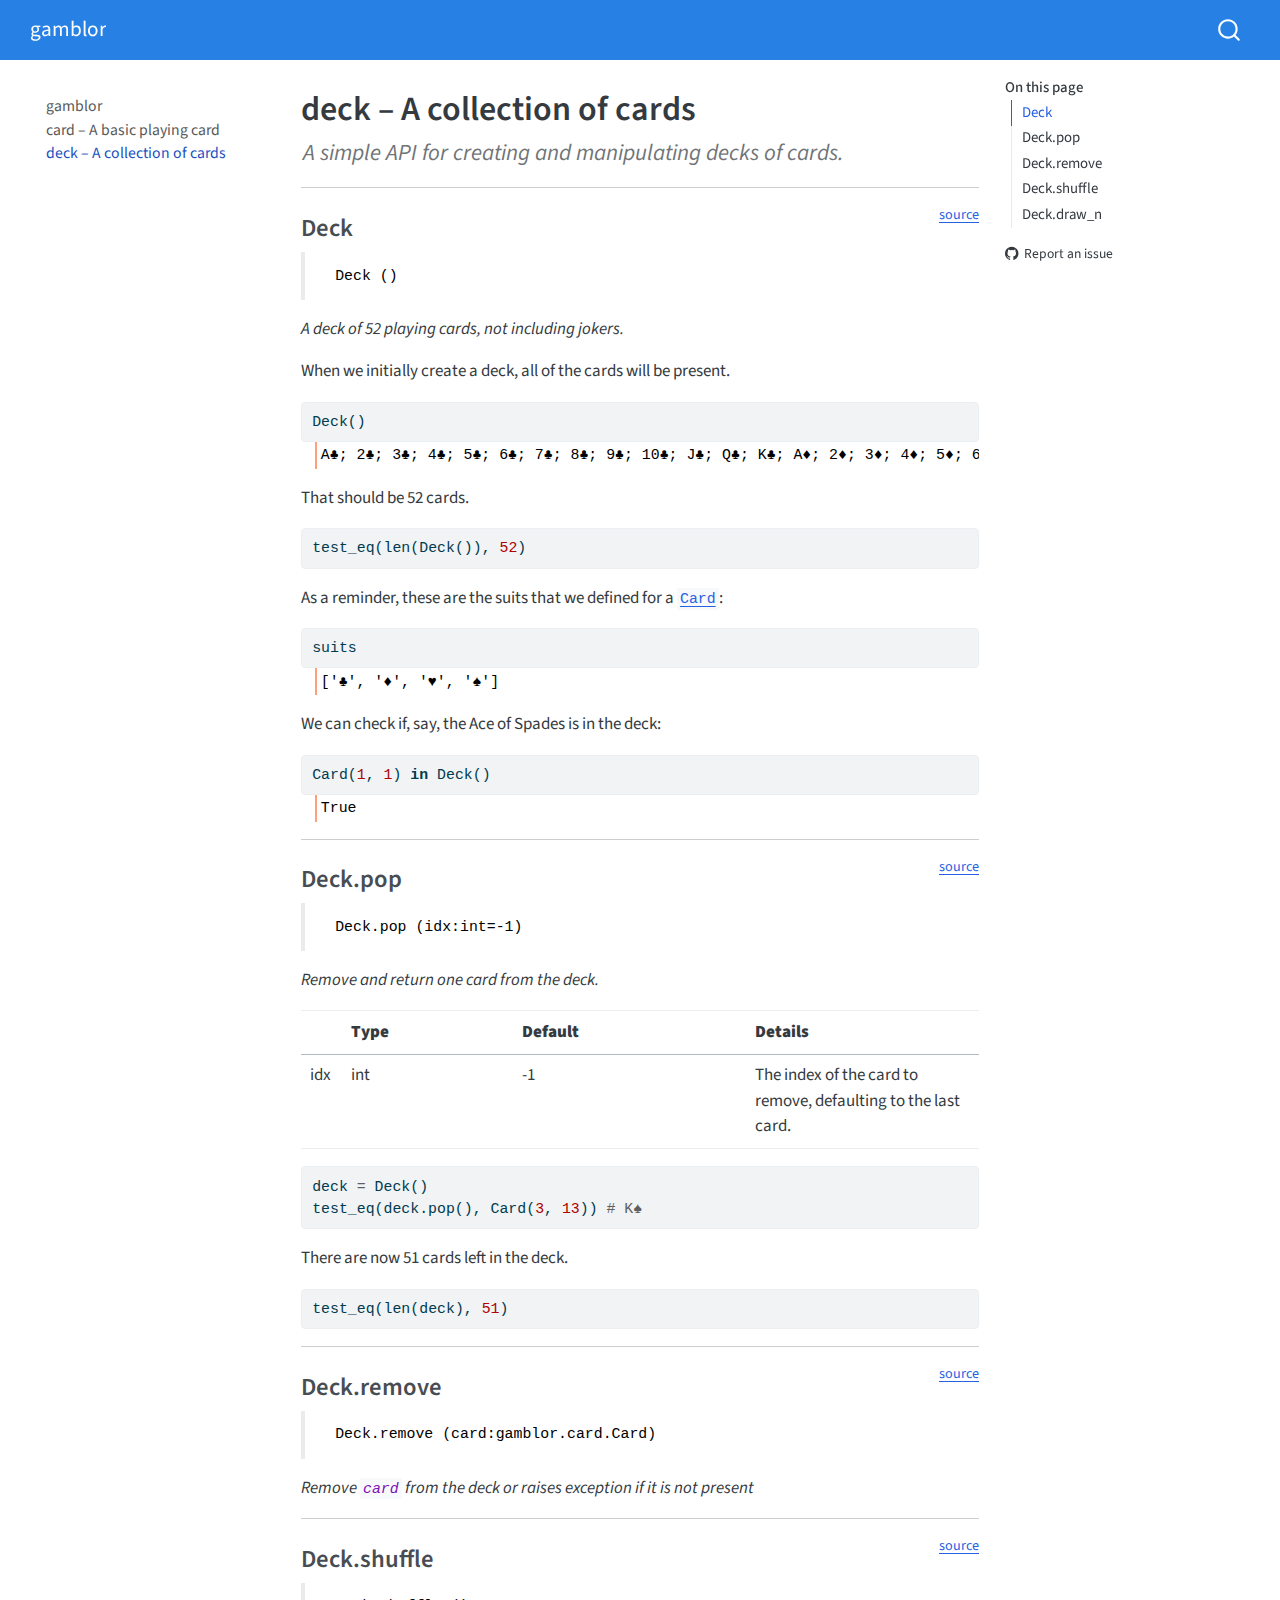
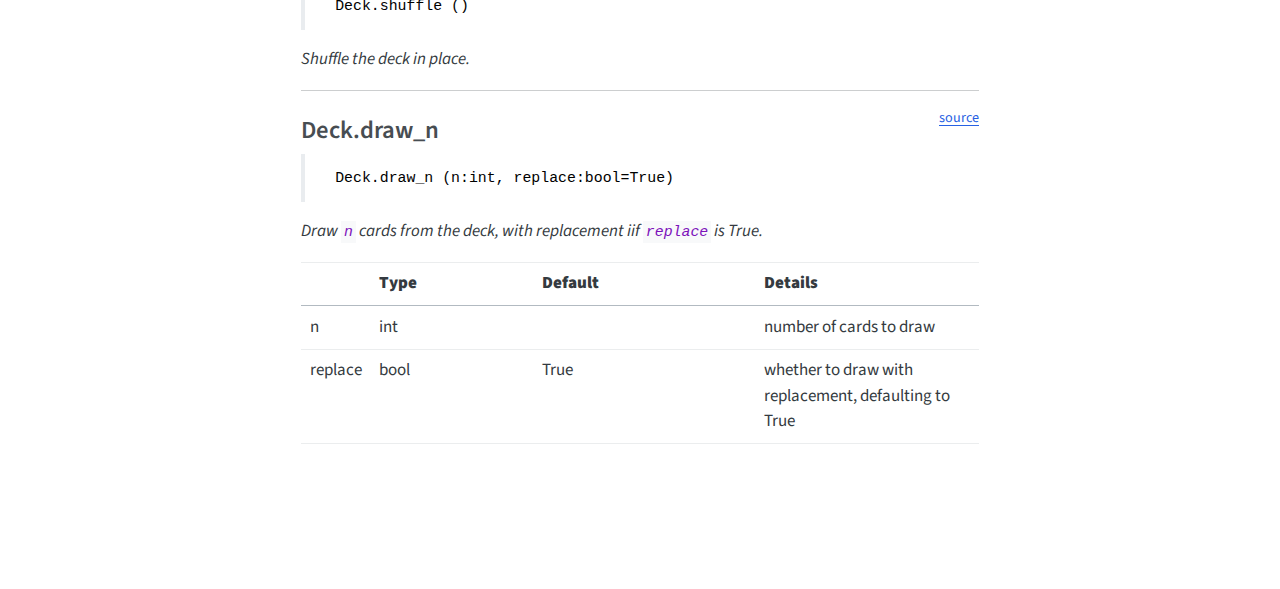
<file: _proc/_docs/deck.html>
<!DOCTYPE html>
<html xmlns="http://www.w3.org/1999/xhtml" lang="en" xml:lang="en"><head>

<meta charset="utf-8">
<meta name="generator" content="quarto-1.5.54">

<meta name="viewport" content="width=device-width, initial-scale=1.0, user-scalable=yes">

<meta name="description" content="A simple API for creating and manipulating decks of cards.">

<title>deck – A collection of cards – gamblor</title>
<style>
code{white-space: pre-wrap;}
span.smallcaps{font-variant: small-caps;}
div.columns{display: flex; gap: min(4vw, 1.5em);}
div.column{flex: auto; overflow-x: auto;}
div.hanging-indent{margin-left: 1.5em; text-indent: -1.5em;}
ul.task-list{list-style: none;}
ul.task-list li input[type="checkbox"] {
  width: 0.8em;
  margin: 0 0.8em 0.2em -1em; /* quarto-specific, see https://github.com/quarto-dev/quarto-cli/issues/4556 */ 
  vertical-align: middle;
}
/* CSS for syntax highlighting */
pre > code.sourceCode { white-space: pre; position: relative; }
pre > code.sourceCode > span { line-height: 1.25; }
pre > code.sourceCode > span:empty { height: 1.2em; }
.sourceCode { overflow: visible; }
code.sourceCode > span { color: inherit; text-decoration: inherit; }
div.sourceCode { margin: 1em 0; }
pre.sourceCode { margin: 0; }
@media screen {
div.sourceCode { overflow: auto; }
}
@media print {
pre > code.sourceCode { white-space: pre-wrap; }
pre > code.sourceCode > span { display: inline-block; text-indent: -5em; padding-left: 5em; }
}
pre.numberSource code
  { counter-reset: source-line 0; }
pre.numberSource code > span
  { position: relative; left: -4em; counter-increment: source-line; }
pre.numberSource code > span > a:first-child::before
  { content: counter(source-line);
    position: relative; left: -1em; text-align: right; vertical-align: baseline;
    border: none; display: inline-block;
    -webkit-touch-callout: none; -webkit-user-select: none;
    -khtml-user-select: none; -moz-user-select: none;
    -ms-user-select: none; user-select: none;
    padding: 0 4px; width: 4em;
  }
pre.numberSource { margin-left: 3em;  padding-left: 4px; }
div.sourceCode
  {   }
@media screen {
pre > code.sourceCode > span > a:first-child::before { text-decoration: underline; }
}
</style>


<script src="site_libs/quarto-nav/quarto-nav.js"></script>
<script src="site_libs/quarto-nav/headroom.min.js"></script>
<script src="site_libs/clipboard/clipboard.min.js"></script>
<script src="site_libs/quarto-search/autocomplete.umd.js"></script>
<script src="site_libs/quarto-search/fuse.min.js"></script>
<script src="site_libs/quarto-search/quarto-search.js"></script>
<meta name="quarto:offset" content="./">
<script src="site_libs/quarto-html/quarto.js"></script>
<script src="site_libs/quarto-html/popper.min.js"></script>
<script src="site_libs/quarto-html/tippy.umd.min.js"></script>
<script src="site_libs/quarto-html/anchor.min.js"></script>
<link href="site_libs/quarto-html/tippy.css" rel="stylesheet">
<link href="site_libs/quarto-html/quarto-syntax-highlighting.css" rel="stylesheet" id="quarto-text-highlighting-styles">
<script src="site_libs/bootstrap/bootstrap.min.js"></script>
<link href="site_libs/bootstrap/bootstrap-icons.css" rel="stylesheet">
<link href="site_libs/bootstrap/bootstrap.min.css" rel="stylesheet" id="quarto-bootstrap" data-mode="light">
<script id="quarto-search-options" type="application/json">{
  "location": "navbar",
  "copy-button": false,
  "collapse-after": 3,
  "panel-placement": "end",
  "type": "overlay",
  "limit": 50,
  "keyboard-shortcut": [
    "f",
    "/",
    "s"
  ],
  "show-item-context": false,
  "language": {
    "search-no-results-text": "No results",
    "search-matching-documents-text": "matching documents",
    "search-copy-link-title": "Copy link to search",
    "search-hide-matches-text": "Hide additional matches",
    "search-more-match-text": "more match in this document",
    "search-more-matches-text": "more matches in this document",
    "search-clear-button-title": "Clear",
    "search-text-placeholder": "",
    "search-detached-cancel-button-title": "Cancel",
    "search-submit-button-title": "Submit",
    "search-label": "Search"
  }
}</script>


<link rel="stylesheet" href="styles.css">
<meta property="og:title" content="deck – A collection of cards – gamblor">
<meta property="og:description" content="A simple API for creating and manipulating decks of cards.">
<meta property="og:site_name" content="gamblor">
<meta name="twitter:title" content="deck – A collection of cards – gamblor">
<meta name="twitter:description" content="A simple API for creating and manipulating decks of cards.">
<meta name="twitter:card" content="summary">
</head>

<body class="nav-sidebar floating nav-fixed">

<div id="quarto-search-results"></div>
  <header id="quarto-header" class="headroom fixed-top">
    <nav class="navbar navbar-expand-lg " data-bs-theme="dark">
      <div class="navbar-container container-fluid">
      <div class="navbar-brand-container mx-auto">
    <a class="navbar-brand" href="./index.html">
    <span class="navbar-title">gamblor</span>
    </a>
  </div>
        <div class="quarto-navbar-tools tools-end">
</div>
          <div id="quarto-search" class="" title="Search"></div>
      </div> <!-- /container-fluid -->
    </nav>
  <nav class="quarto-secondary-nav">
    <div class="container-fluid d-flex">
      <button type="button" class="quarto-btn-toggle btn" data-bs-toggle="collapse" role="button" data-bs-target=".quarto-sidebar-collapse-item" aria-controls="quarto-sidebar" aria-expanded="false" aria-label="Toggle sidebar navigation" onclick="if (window.quartoToggleHeadroom) { window.quartoToggleHeadroom(); }">
        <i class="bi bi-layout-text-sidebar-reverse"></i>
      </button>
        <nav class="quarto-page-breadcrumbs" aria-label="breadcrumb"><ol class="breadcrumb"><li class="breadcrumb-item"><a href="./deck.html">deck – A collection of cards</a></li></ol></nav>
        <a class="flex-grow-1" role="navigation" data-bs-toggle="collapse" data-bs-target=".quarto-sidebar-collapse-item" aria-controls="quarto-sidebar" aria-expanded="false" aria-label="Toggle sidebar navigation" onclick="if (window.quartoToggleHeadroom) { window.quartoToggleHeadroom(); }">      
        </a>
    </div>
  </nav>
</header>
<!-- content -->
<div id="quarto-content" class="quarto-container page-columns page-rows-contents page-layout-article page-navbar">
<!-- sidebar -->
  <nav id="quarto-sidebar" class="sidebar collapse collapse-horizontal quarto-sidebar-collapse-item sidebar-navigation floating overflow-auto">
    <div class="sidebar-menu-container"> 
    <ul class="list-unstyled mt-1">
        <li class="sidebar-item">
  <div class="sidebar-item-container"> 
  <a href="./index.html" class="sidebar-item-text sidebar-link">
 <span class="menu-text">gamblor</span></a>
  </div>
</li>
        <li class="sidebar-item">
  <div class="sidebar-item-container"> 
  <a href="./card.html" class="sidebar-item-text sidebar-link">
 <span class="menu-text">card – A basic playing card</span></a>
  </div>
</li>
        <li class="sidebar-item">
  <div class="sidebar-item-container"> 
  <a href="./deck.html" class="sidebar-item-text sidebar-link active">
 <span class="menu-text">deck – A collection of cards</span></a>
  </div>
</li>
    </ul>
    </div>
</nav>
<div id="quarto-sidebar-glass" class="quarto-sidebar-collapse-item" data-bs-toggle="collapse" data-bs-target=".quarto-sidebar-collapse-item"></div>
<!-- margin-sidebar -->
    <div id="quarto-margin-sidebar" class="sidebar margin-sidebar">
        <nav id="TOC" role="doc-toc" class="toc-active">
    <h2 id="toc-title">On this page</h2>
   
  <ul>
  <li><a href="#deck" id="toc-deck" class="nav-link active" data-scroll-target="#deck">Deck</a></li>
  <li><a href="#deck.pop" id="toc-deck.pop" class="nav-link" data-scroll-target="#deck.pop">Deck.pop</a></li>
  <li><a href="#deck.remove" id="toc-deck.remove" class="nav-link" data-scroll-target="#deck.remove">Deck.remove</a></li>
  <li><a href="#deck.shuffle" id="toc-deck.shuffle" class="nav-link" data-scroll-target="#deck.shuffle">Deck.shuffle</a></li>
  <li><a href="#deck.draw_n" id="toc-deck.draw_n" class="nav-link" data-scroll-target="#deck.draw_n">Deck.draw_n</a></li>
  </ul>
<div class="toc-actions"><ul><li><a href="https://github.com/eric-austin/gamblor/issues/new" class="toc-action"><i class="bi bi-github"></i>Report an issue</a></li></ul></div></nav>
    </div>
<!-- main -->
<main class="content" id="quarto-document-content">

<header id="title-block-header" class="quarto-title-block default">
<div class="quarto-title">
<h1 class="title">deck – A collection of cards</h1>
</div>

<div>
  <div class="description">
    A simple API for creating and manipulating decks of cards.
  </div>
</div>


<div class="quarto-title-meta">

    
  
    
  </div>
  


</header>


<!-- WARNING: THIS FILE WAS AUTOGENERATED! DO NOT EDIT! -->
<hr>
<p><a href="https://github.com/eric-austin/gamblor/blob/main/gamblor/deck.py#L12" target="_blank" style="float:right; font-size:smaller">source</a></p>
<section id="deck" class="level3">
<h3 class="anchored" data-anchor-id="deck">Deck</h3>
<blockquote class="blockquote">
<pre><code> Deck ()</code></pre>
</blockquote>
<p><em>A deck of 52 playing cards, not including jokers.</em></p>
<p>When we initially create a deck, all of the cards will be present.</p>
<div id="cell-4" class="cell" data-execution_count="22">
<div class="sourceCode cell-code" id="cb2"><pre class="sourceCode python code-with-copy"><code class="sourceCode python"><span id="cb2-1"><a href="#cb2-1" aria-hidden="true" tabindex="-1"></a>Deck()</span></code><button title="Copy to Clipboard" class="code-copy-button"><i class="bi"></i></button></pre></div>
<div class="cell-output cell-output-display" data-execution_count="22">
<pre><code>A♣; 2♣; 3♣; 4♣; 5♣; 6♣; 7♣; 8♣; 9♣; 10♣; J♣; Q♣; K♣; A♦; 2♦; 3♦; 4♦; 5♦; 6♦; 7♦; 8♦; 9♦; 10♦; J♦; Q♦; K♦; A♥; 2♥; 3♥; 4♥; 5♥; 6♥; 7♥; 8♥; 9♥; 10♥; J♥; Q♥; K♥; A♠; 2♠; 3♠; 4♠; 5♠; 6♠; 7♠; 8♠; 9♠; 10♠; J♠; Q♠; K♠</code></pre>
</div>
</div>
<p>That should be 52 cards.</p>
<div id="cell-6" class="cell" data-execution_count="23">
<div class="sourceCode cell-code" id="cb4"><pre class="sourceCode python code-with-copy"><code class="sourceCode python"><span id="cb4-1"><a href="#cb4-1" aria-hidden="true" tabindex="-1"></a>test_eq(<span class="bu">len</span>(Deck()), <span class="dv">52</span>)</span></code><button title="Copy to Clipboard" class="code-copy-button"><i class="bi"></i></button></pre></div>
</div>
<p>As a reminder, these are the suits that we defined for a <a href="https://eric-austin.github.io/gamblor/card.html#card"><code>Card</code></a>:</p>
<div id="cell-8" class="cell" data-execution_count="24">
<div class="sourceCode cell-code" id="cb5"><pre class="sourceCode python code-with-copy"><code class="sourceCode python"><span id="cb5-1"><a href="#cb5-1" aria-hidden="true" tabindex="-1"></a>suits</span></code><button title="Copy to Clipboard" class="code-copy-button"><i class="bi"></i></button></pre></div>
<div class="cell-output cell-output-display" data-execution_count="24">
<pre><code>['♣', '♦', '♥', '♠']</code></pre>
</div>
</div>
<p>We can check if, say, the Ace of Spades is in the deck:</p>
<div id="cell-10" class="cell" data-execution_count="25">
<div class="sourceCode cell-code" id="cb7"><pre class="sourceCode python code-with-copy"><code class="sourceCode python"><span id="cb7-1"><a href="#cb7-1" aria-hidden="true" tabindex="-1"></a>Card(<span class="dv">1</span>, <span class="dv">1</span>) <span class="kw">in</span> Deck()</span></code><button title="Copy to Clipboard" class="code-copy-button"><i class="bi"></i></button></pre></div>
<div class="cell-output cell-output-display" data-execution_count="25">
<pre><code>True</code></pre>
</div>
</div>
<hr>
<p><a href="https://github.com/eric-austin/gamblor/blob/main/gamblor/deck.py#L26" target="_blank" style="float:right; font-size:smaller">source</a></p>
</section>
<section id="deck.pop" class="level3">
<h3 class="anchored" data-anchor-id="deck.pop">Deck.pop</h3>
<blockquote class="blockquote">
<pre><code> Deck.pop (idx:int=-1)</code></pre>
</blockquote>
<p><em>Remove and return one card from the deck.</em></p>
<table class="caption-top table">
<colgroup>
<col style="width: 6%">
<col style="width: 25%">
<col style="width: 34%">
<col style="width: 34%">
</colgroup>
<thead>
<tr class="header">
<th></th>
<th><strong>Type</strong></th>
<th><strong>Default</strong></th>
<th><strong>Details</strong></th>
</tr>
</thead>
<tbody>
<tr class="odd">
<td>idx</td>
<td>int</td>
<td>-1</td>
<td>The index of the card to remove, defaulting to the last card.</td>
</tr>
</tbody>
</table>
<div id="cell-12" class="cell" data-execution_count="27">
<div class="sourceCode cell-code" id="cb10"><pre class="sourceCode python code-with-copy"><code class="sourceCode python"><span id="cb10-1"><a href="#cb10-1" aria-hidden="true" tabindex="-1"></a>deck <span class="op">=</span> Deck()</span>
<span id="cb10-2"><a href="#cb10-2" aria-hidden="true" tabindex="-1"></a>test_eq(deck.pop(), Card(<span class="dv">3</span>, <span class="dv">13</span>)) <span class="co"># K♠</span></span></code><button title="Copy to Clipboard" class="code-copy-button"><i class="bi"></i></button></pre></div>
</div>
<p>There are now 51 cards left in the deck.</p>
<div id="cell-14" class="cell" data-execution_count="28">
<div class="sourceCode cell-code" id="cb11"><pre class="sourceCode python code-with-copy"><code class="sourceCode python"><span id="cb11-1"><a href="#cb11-1" aria-hidden="true" tabindex="-1"></a>test_eq(<span class="bu">len</span>(deck), <span class="dv">51</span>)</span></code><button title="Copy to Clipboard" class="code-copy-button"><i class="bi"></i></button></pre></div>
</div>
<hr>
<p><a href="https://github.com/eric-austin/gamblor/blob/main/gamblor/deck.py#L35" target="_blank" style="float:right; font-size:smaller">source</a></p>
</section>
<section id="deck.remove" class="level3">
<h3 class="anchored" data-anchor-id="deck.remove">Deck.remove</h3>
<blockquote class="blockquote">
<pre><code> Deck.remove (card:gamblor.card.Card)</code></pre>
</blockquote>
<p><em>Remove <code>card</code> from the deck or raises exception if it is not present</em></p>
<hr>
<p><a href="https://github.com/eric-austin/gamblor/blob/main/gamblor/deck.py#L44" target="_blank" style="float:right; font-size:smaller">source</a></p>
</section>
<section id="deck.shuffle" class="level3">
<h3 class="anchored" data-anchor-id="deck.shuffle">Deck.shuffle</h3>
<blockquote class="blockquote">
<pre><code> Deck.shuffle ()</code></pre>
</blockquote>
<p><em>Shuffle the deck in place.</em></p>
<hr>
<p><a href="https://github.com/eric-austin/gamblor/blob/main/gamblor/deck.py#L50" target="_blank" style="float:right; font-size:smaller">source</a></p>
</section>
<section id="deck.draw_n" class="level3">
<h3 class="anchored" data-anchor-id="deck.draw_n">Deck.draw_n</h3>
<blockquote class="blockquote">
<pre><code> Deck.draw_n (n:int, replace:bool=True)</code></pre>
</blockquote>
<p><em>Draw <code>n</code> cards from the deck, with replacement iif <code>replace</code> is True.</em></p>
<table class="caption-top table">
<colgroup>
<col style="width: 6%">
<col style="width: 25%">
<col style="width: 34%">
<col style="width: 34%">
</colgroup>
<thead>
<tr class="header">
<th></th>
<th><strong>Type</strong></th>
<th><strong>Default</strong></th>
<th><strong>Details</strong></th>
</tr>
</thead>
<tbody>
<tr class="odd">
<td>n</td>
<td>int</td>
<td></td>
<td>number of cards to draw</td>
</tr>
<tr class="even">
<td>replace</td>
<td>bool</td>
<td>True</td>
<td>whether to draw with replacement, defaulting to True</td>
</tr>
</tbody>
</table>


</section>

</main> <!-- /main -->
<script id="quarto-html-after-body" type="application/javascript">
window.document.addEventListener("DOMContentLoaded", function (event) {
  const toggleBodyColorMode = (bsSheetEl) => {
    const mode = bsSheetEl.getAttribute("data-mode");
    const bodyEl = window.document.querySelector("body");
    if (mode === "dark") {
      bodyEl.classList.add("quarto-dark");
      bodyEl.classList.remove("quarto-light");
    } else {
      bodyEl.classList.add("quarto-light");
      bodyEl.classList.remove("quarto-dark");
    }
  }
  const toggleBodyColorPrimary = () => {
    const bsSheetEl = window.document.querySelector("link#quarto-bootstrap");
    if (bsSheetEl) {
      toggleBodyColorMode(bsSheetEl);
    }
  }
  toggleBodyColorPrimary();  
  const icon = "";
  const anchorJS = new window.AnchorJS();
  anchorJS.options = {
    placement: 'right',
    icon: icon
  };
  anchorJS.add('.anchored');
  const isCodeAnnotation = (el) => {
    for (const clz of el.classList) {
      if (clz.startsWith('code-annotation-')) {                     
        return true;
      }
    }
    return false;
  }
  const onCopySuccess = function(e) {
    // button target
    const button = e.trigger;
    // don't keep focus
    button.blur();
    // flash "checked"
    button.classList.add('code-copy-button-checked');
    var currentTitle = button.getAttribute("title");
    button.setAttribute("title", "Copied!");
    let tooltip;
    if (window.bootstrap) {
      button.setAttribute("data-bs-toggle", "tooltip");
      button.setAttribute("data-bs-placement", "left");
      button.setAttribute("data-bs-title", "Copied!");
      tooltip = new bootstrap.Tooltip(button, 
        { trigger: "manual", 
          customClass: "code-copy-button-tooltip",
          offset: [0, -8]});
      tooltip.show();    
    }
    setTimeout(function() {
      if (tooltip) {
        tooltip.hide();
        button.removeAttribute("data-bs-title");
        button.removeAttribute("data-bs-toggle");
        button.removeAttribute("data-bs-placement");
      }
      button.setAttribute("title", currentTitle);
      button.classList.remove('code-copy-button-checked');
    }, 1000);
    // clear code selection
    e.clearSelection();
  }
  const getTextToCopy = function(trigger) {
      const codeEl = trigger.previousElementSibling.cloneNode(true);
      for (const childEl of codeEl.children) {
        if (isCodeAnnotation(childEl)) {
          childEl.remove();
        }
      }
      return codeEl.innerText;
  }
  const clipboard = new window.ClipboardJS('.code-copy-button:not([data-in-quarto-modal])', {
    text: getTextToCopy
  });
  clipboard.on('success', onCopySuccess);
  if (window.document.getElementById('quarto-embedded-source-code-modal')) {
    // For code content inside modals, clipBoardJS needs to be initialized with a container option
    // TODO: Check when it could be a function (https://github.com/zenorocha/clipboard.js/issues/860)
    const clipboardModal = new window.ClipboardJS('.code-copy-button[data-in-quarto-modal]', {
      text: getTextToCopy,
      container: window.document.getElementById('quarto-embedded-source-code-modal')
    });
    clipboardModal.on('success', onCopySuccess);
  }
    var localhostRegex = new RegExp(/^(?:http|https):\/\/localhost\:?[0-9]*\//);
    var mailtoRegex = new RegExp(/^mailto:/);
      var filterRegex = new RegExp("https:\/\/eric-austin\.github\.io\/gamblor");
    var isInternal = (href) => {
        return filterRegex.test(href) || localhostRegex.test(href) || mailtoRegex.test(href);
    }
    // Inspect non-navigation links and adorn them if external
 	var links = window.document.querySelectorAll('a[href]:not(.nav-link):not(.navbar-brand):not(.toc-action):not(.sidebar-link):not(.sidebar-item-toggle):not(.pagination-link):not(.no-external):not([aria-hidden]):not(.dropdown-item):not(.quarto-navigation-tool):not(.about-link)');
    for (var i=0; i<links.length; i++) {
      const link = links[i];
      if (!isInternal(link.href)) {
        // undo the damage that might have been done by quarto-nav.js in the case of
        // links that we want to consider external
        if (link.dataset.originalHref !== undefined) {
          link.href = link.dataset.originalHref;
        }
      }
    }
  function tippyHover(el, contentFn, onTriggerFn, onUntriggerFn) {
    const config = {
      allowHTML: true,
      maxWidth: 500,
      delay: 100,
      arrow: false,
      appendTo: function(el) {
          return el.parentElement;
      },
      interactive: true,
      interactiveBorder: 10,
      theme: 'quarto',
      placement: 'bottom-start',
    };
    if (contentFn) {
      config.content = contentFn;
    }
    if (onTriggerFn) {
      config.onTrigger = onTriggerFn;
    }
    if (onUntriggerFn) {
      config.onUntrigger = onUntriggerFn;
    }
    window.tippy(el, config); 
  }
  const noterefs = window.document.querySelectorAll('a[role="doc-noteref"]');
  for (var i=0; i<noterefs.length; i++) {
    const ref = noterefs[i];
    tippyHover(ref, function() {
      // use id or data attribute instead here
      let href = ref.getAttribute('data-footnote-href') || ref.getAttribute('href');
      try { href = new URL(href).hash; } catch {}
      const id = href.replace(/^#\/?/, "");
      const note = window.document.getElementById(id);
      if (note) {
        return note.innerHTML;
      } else {
        return "";
      }
    });
  }
  const xrefs = window.document.querySelectorAll('a.quarto-xref');
  const processXRef = (id, note) => {
    // Strip column container classes
    const stripColumnClz = (el) => {
      el.classList.remove("page-full", "page-columns");
      if (el.children) {
        for (const child of el.children) {
          stripColumnClz(child);
        }
      }
    }
    stripColumnClz(note)
    if (id === null || id.startsWith('sec-')) {
      // Special case sections, only their first couple elements
      const container = document.createElement("div");
      if (note.children && note.children.length > 2) {
        container.appendChild(note.children[0].cloneNode(true));
        for (let i = 1; i < note.children.length; i++) {
          const child = note.children[i];
          if (child.tagName === "P" && child.innerText === "") {
            continue;
          } else {
            container.appendChild(child.cloneNode(true));
            break;
          }
        }
        if (window.Quarto?.typesetMath) {
          window.Quarto.typesetMath(container);
        }
        return container.innerHTML
      } else {
        if (window.Quarto?.typesetMath) {
          window.Quarto.typesetMath(note);
        }
        return note.innerHTML;
      }
    } else {
      // Remove any anchor links if they are present
      const anchorLink = note.querySelector('a.anchorjs-link');
      if (anchorLink) {
        anchorLink.remove();
      }
      if (window.Quarto?.typesetMath) {
        window.Quarto.typesetMath(note);
      }
      // TODO in 1.5, we should make sure this works without a callout special case
      if (note.classList.contains("callout")) {
        return note.outerHTML;
      } else {
        return note.innerHTML;
      }
    }
  }
  for (var i=0; i<xrefs.length; i++) {
    const xref = xrefs[i];
    tippyHover(xref, undefined, function(instance) {
      instance.disable();
      let url = xref.getAttribute('href');
      let hash = undefined; 
      if (url.startsWith('#')) {
        hash = url;
      } else {
        try { hash = new URL(url).hash; } catch {}
      }
      if (hash) {
        const id = hash.replace(/^#\/?/, "");
        const note = window.document.getElementById(id);
        if (note !== null) {
          try {
            const html = processXRef(id, note.cloneNode(true));
            instance.setContent(html);
          } finally {
            instance.enable();
            instance.show();
          }
        } else {
          // See if we can fetch this
          fetch(url.split('#')[0])
          .then(res => res.text())
          .then(html => {
            const parser = new DOMParser();
            const htmlDoc = parser.parseFromString(html, "text/html");
            const note = htmlDoc.getElementById(id);
            if (note !== null) {
              const html = processXRef(id, note);
              instance.setContent(html);
            } 
          }).finally(() => {
            instance.enable();
            instance.show();
          });
        }
      } else {
        // See if we can fetch a full url (with no hash to target)
        // This is a special case and we should probably do some content thinning / targeting
        fetch(url)
        .then(res => res.text())
        .then(html => {
          const parser = new DOMParser();
          const htmlDoc = parser.parseFromString(html, "text/html");
          const note = htmlDoc.querySelector('main.content');
          if (note !== null) {
            // This should only happen for chapter cross references
            // (since there is no id in the URL)
            // remove the first header
            if (note.children.length > 0 && note.children[0].tagName === "HEADER") {
              note.children[0].remove();
            }
            const html = processXRef(null, note);
            instance.setContent(html);
          } 
        }).finally(() => {
          instance.enable();
          instance.show();
        });
      }
    }, function(instance) {
    });
  }
      let selectedAnnoteEl;
      const selectorForAnnotation = ( cell, annotation) => {
        let cellAttr = 'data-code-cell="' + cell + '"';
        let lineAttr = 'data-code-annotation="' +  annotation + '"';
        const selector = 'span[' + cellAttr + '][' + lineAttr + ']';
        return selector;
      }
      const selectCodeLines = (annoteEl) => {
        const doc = window.document;
        const targetCell = annoteEl.getAttribute("data-target-cell");
        const targetAnnotation = annoteEl.getAttribute("data-target-annotation");
        const annoteSpan = window.document.querySelector(selectorForAnnotation(targetCell, targetAnnotation));
        const lines = annoteSpan.getAttribute("data-code-lines").split(",");
        const lineIds = lines.map((line) => {
          return targetCell + "-" + line;
        })
        let top = null;
        let height = null;
        let parent = null;
        if (lineIds.length > 0) {
            //compute the position of the single el (top and bottom and make a div)
            const el = window.document.getElementById(lineIds[0]);
            top = el.offsetTop;
            height = el.offsetHeight;
            parent = el.parentElement.parentElement;
          if (lineIds.length > 1) {
            const lastEl = window.document.getElementById(lineIds[lineIds.length - 1]);
            const bottom = lastEl.offsetTop + lastEl.offsetHeight;
            height = bottom - top;
          }
          if (top !== null && height !== null && parent !== null) {
            // cook up a div (if necessary) and position it 
            let div = window.document.getElementById("code-annotation-line-highlight");
            if (div === null) {
              div = window.document.createElement("div");
              div.setAttribute("id", "code-annotation-line-highlight");
              div.style.position = 'absolute';
              parent.appendChild(div);
            }
            div.style.top = top - 2 + "px";
            div.style.height = height + 4 + "px";
            div.style.left = 0;
            let gutterDiv = window.document.getElementById("code-annotation-line-highlight-gutter");
            if (gutterDiv === null) {
              gutterDiv = window.document.createElement("div");
              gutterDiv.setAttribute("id", "code-annotation-line-highlight-gutter");
              gutterDiv.style.position = 'absolute';
              const codeCell = window.document.getElementById(targetCell);
              const gutter = codeCell.querySelector('.code-annotation-gutter');
              gutter.appendChild(gutterDiv);
            }
            gutterDiv.style.top = top - 2 + "px";
            gutterDiv.style.height = height + 4 + "px";
          }
          selectedAnnoteEl = annoteEl;
        }
      };
      const unselectCodeLines = () => {
        const elementsIds = ["code-annotation-line-highlight", "code-annotation-line-highlight-gutter"];
        elementsIds.forEach((elId) => {
          const div = window.document.getElementById(elId);
          if (div) {
            div.remove();
          }
        });
        selectedAnnoteEl = undefined;
      };
        // Handle positioning of the toggle
    window.addEventListener(
      "resize",
      throttle(() => {
        elRect = undefined;
        if (selectedAnnoteEl) {
          selectCodeLines(selectedAnnoteEl);
        }
      }, 10)
    );
    function throttle(fn, ms) {
    let throttle = false;
    let timer;
      return (...args) => {
        if(!throttle) { // first call gets through
            fn.apply(this, args);
            throttle = true;
        } else { // all the others get throttled
            if(timer) clearTimeout(timer); // cancel #2
            timer = setTimeout(() => {
              fn.apply(this, args);
              timer = throttle = false;
            }, ms);
        }
      };
    }
      // Attach click handler to the DT
      const annoteDls = window.document.querySelectorAll('dt[data-target-cell]');
      for (const annoteDlNode of annoteDls) {
        annoteDlNode.addEventListener('click', (event) => {
          const clickedEl = event.target;
          if (clickedEl !== selectedAnnoteEl) {
            unselectCodeLines();
            const activeEl = window.document.querySelector('dt[data-target-cell].code-annotation-active');
            if (activeEl) {
              activeEl.classList.remove('code-annotation-active');
            }
            selectCodeLines(clickedEl);
            clickedEl.classList.add('code-annotation-active');
          } else {
            // Unselect the line
            unselectCodeLines();
            clickedEl.classList.remove('code-annotation-active');
          }
        });
      }
  const findCites = (el) => {
    const parentEl = el.parentElement;
    if (parentEl) {
      const cites = parentEl.dataset.cites;
      if (cites) {
        return {
          el,
          cites: cites.split(' ')
        };
      } else {
        return findCites(el.parentElement)
      }
    } else {
      return undefined;
    }
  };
  var bibliorefs = window.document.querySelectorAll('a[role="doc-biblioref"]');
  for (var i=0; i<bibliorefs.length; i++) {
    const ref = bibliorefs[i];
    const citeInfo = findCites(ref);
    if (citeInfo) {
      tippyHover(citeInfo.el, function() {
        var popup = window.document.createElement('div');
        citeInfo.cites.forEach(function(cite) {
          var citeDiv = window.document.createElement('div');
          citeDiv.classList.add('hanging-indent');
          citeDiv.classList.add('csl-entry');
          var biblioDiv = window.document.getElementById('ref-' + cite);
          if (biblioDiv) {
            citeDiv.innerHTML = biblioDiv.innerHTML;
          }
          popup.appendChild(citeDiv);
        });
        return popup.innerHTML;
      });
    }
  }
});
</script>
</div> <!-- /content -->




<footer class="footer"><div class="nav-footer"><div class="nav-footer-center"><div class="toc-actions d-sm-block d-md-none"><ul><li><a href="https://github.com/eric-austin/gamblor/issues/new" class="toc-action"><i class="bi bi-github"></i>Report an issue</a></li></ul></div></div></div></footer></body></html>
</file>
<file: site_libs/quarto-html/tippy.css>
.tippy-box[data-animation=fade][data-state=hidden]{opacity:0}[data-tippy-root]{max-width:calc(100vw - 10px)}.tippy-box{position:relative;background-color:#333;color:#fff;border-radius:4px;font-size:14px;line-height:1.4;white-space:normal;outline:0;transition-property:transform,visibility,opacity}.tippy-box[data-placement^=top]>.tippy-arrow{bottom:0}.tippy-box[data-placement^=top]>.tippy-arrow:before{bottom:-7px;left:0;border-width:8px 8px 0;border-top-color:initial;transform-origin:center top}.tippy-box[data-placement^=bottom]>.tippy-arrow{top:0}.tippy-box[data-placement^=bottom]>.tippy-arrow:before{top:-7px;left:0;border-width:0 8px 8px;border-bottom-color:initial;transform-origin:center bottom}.tippy-box[data-placement^=left]>.tippy-arrow{right:0}.tippy-box[data-placement^=left]>.tippy-arrow:before{border-width:8px 0 8px 8px;border-left-color:initial;right:-7px;transform-origin:center left}.tippy-box[data-placement^=right]>.tippy-arrow{left:0}.tippy-box[data-placement^=right]>.tippy-arrow:before{left:-7px;border-width:8px 8px 8px 0;border-right-color:initial;transform-origin:center right}.tippy-box[data-inertia][data-state=visible]{transition-timing-function:cubic-bezier(.54,1.5,.38,1.11)}.tippy-arrow{width:16px;height:16px;color:#333}.tippy-arrow:before{content:"";position:absolute;border-color:transparent;border-style:solid}.tippy-content{position:relative;padding:5px 9px;z-index:1}
</file>
<file: site_libs/quarto-html/quarto-syntax-highlighting.css>
/* quarto syntax highlight colors */
:root {
  --quarto-hl-ot-color: #003B4F;
  --quarto-hl-at-color: #657422;
  --quarto-hl-ss-color: #20794D;
  --quarto-hl-an-color: #5E5E5E;
  --quarto-hl-fu-color: #4758AB;
  --quarto-hl-st-color: #20794D;
  --quarto-hl-cf-color: #003B4F;
  --quarto-hl-op-color: #5E5E5E;
  --quarto-hl-er-color: #AD0000;
  --quarto-hl-bn-color: #AD0000;
  --quarto-hl-al-color: #AD0000;
  --quarto-hl-va-color: #111111;
  --quarto-hl-bu-color: inherit;
  --quarto-hl-ex-color: inherit;
  --quarto-hl-pp-color: #AD0000;
  --quarto-hl-in-color: #5E5E5E;
  --quarto-hl-vs-color: #20794D;
  --quarto-hl-wa-color: #5E5E5E;
  --quarto-hl-do-color: #5E5E5E;
  --quarto-hl-im-color: #00769E;
  --quarto-hl-ch-color: #20794D;
  --quarto-hl-dt-color: #AD0000;
  --quarto-hl-fl-color: #AD0000;
  --quarto-hl-co-color: #5E5E5E;
  --quarto-hl-cv-color: #5E5E5E;
  --quarto-hl-cn-color: #8f5902;
  --quarto-hl-sc-color: #5E5E5E;
  --quarto-hl-dv-color: #AD0000;
  --quarto-hl-kw-color: #003B4F;
}

/* other quarto variables */
:root {
  --quarto-font-monospace: SFMono-Regular, Menlo, Monaco, Consolas, "Liberation Mono", "Courier New", monospace;
}

pre > code.sourceCode > span {
  color: #003B4F;
}

code span {
  color: #003B4F;
}

code.sourceCode > span {
  color: #003B4F;
}

div.sourceCode,
div.sourceCode pre.sourceCode {
  color: #003B4F;
}

code span.ot {
  color: #003B4F;
  font-style: inherit;
}

code span.at {
  color: #657422;
  font-style: inherit;
}

code span.ss {
  color: #20794D;
  font-style: inherit;
}

code span.an {
  color: #5E5E5E;
  font-style: inherit;
}

code span.fu {
  color: #4758AB;
  font-style: inherit;
}

code span.st {
  color: #20794D;
  font-style: inherit;
}

code span.cf {
  color: #003B4F;
  font-weight: bold;
  font-style: inherit;
}

code span.op {
  color: #5E5E5E;
  font-style: inherit;
}

code span.er {
  color: #AD0000;
  font-style: inherit;
}

code span.bn {
  color: #AD0000;
  font-style: inherit;
}

code span.al {
  color: #AD0000;
  font-style: inherit;
}

code span.va {
  color: #111111;
  font-style: inherit;
}

code span.bu {
  font-style: inherit;
}

code span.ex {
  font-style: inherit;
}

code span.pp {
  color: #AD0000;
  font-style: inherit;
}

code span.in {
  color: #5E5E5E;
  font-style: inherit;
}

code span.vs {
  color: #20794D;
  font-style: inherit;
}

code span.wa {
  color: #5E5E5E;
  font-style: italic;
}

code span.do {
  color: #5E5E5E;
  font-style: italic;
}

code span.im {
  color: #00769E;
  font-style: inherit;
}

code span.ch {
  color: #20794D;
  font-style: inherit;
}

code span.dt {
  color: #AD0000;
  font-style: inherit;
}

code span.fl {
  color: #AD0000;
  font-style: inherit;
}

code span.co {
  color: #5E5E5E;
  font-style: inherit;
}

code span.cv {
  color: #5E5E5E;
  font-style: italic;
}

code span.cn {
  color: #8f5902;
  font-style: inherit;
}

code span.sc {
  color: #5E5E5E;
  font-style: inherit;
}

code span.dv {
  color: #AD0000;
  font-style: inherit;
}

code span.kw {
  color: #003B4F;
  font-weight: bold;
  font-style: inherit;
}

.prevent-inlining {
  content: "</";
}

/*# sourceMappingURL=debc5d5d77c3f9108843748ff7464032.css.map */
</file>
<file: styles.css>
.cell {
  margin-bottom: 1rem;
}

.cell > .sourceCode {
  margin-bottom: 0;
}

.cell-output > pre {
  margin-bottom: 0;
}

.cell-output > pre, .cell-output > .sourceCode > pre, .cell-output-stdout > pre {
  margin-left: 0.8rem;
  margin-top: 0;
  background: none;
  border-left: 2px solid lightsalmon;
  border-top-left-radius: 0;
  border-top-right-radius: 0;
}

.cell-output > .sourceCode {
  border: none;
}

.cell-output > .sourceCode {
  background: none;
  margin-top: 0;
}

div.description {
  padding-left: 2px;
  padding-top: 5px;
  font-style: italic;
  font-size: 135%;
  opacity: 70%;
}
</file>
<file: _proc/_docs/site_libs/quarto-html/tippy.css>
.tippy-box[data-animation=fade][data-state=hidden]{opacity:0}[data-tippy-root]{max-width:calc(100vw - 10px)}.tippy-box{position:relative;background-color:#333;color:#fff;border-radius:4px;font-size:14px;line-height:1.4;white-space:normal;outline:0;transition-property:transform,visibility,opacity}.tippy-box[data-placement^=top]>.tippy-arrow{bottom:0}.tippy-box[data-placement^=top]>.tippy-arrow:before{bottom:-7px;left:0;border-width:8px 8px 0;border-top-color:initial;transform-origin:center top}.tippy-box[data-placement^=bottom]>.tippy-arrow{top:0}.tippy-box[data-placement^=bottom]>.tippy-arrow:before{top:-7px;left:0;border-width:0 8px 8px;border-bottom-color:initial;transform-origin:center bottom}.tippy-box[data-placement^=left]>.tippy-arrow{right:0}.tippy-box[data-placement^=left]>.tippy-arrow:before{border-width:8px 0 8px 8px;border-left-color:initial;right:-7px;transform-origin:center left}.tippy-box[data-placement^=right]>.tippy-arrow{left:0}.tippy-box[data-placement^=right]>.tippy-arrow:before{left:-7px;border-width:8px 8px 8px 0;border-right-color:initial;transform-origin:center right}.tippy-box[data-inertia][data-state=visible]{transition-timing-function:cubic-bezier(.54,1.5,.38,1.11)}.tippy-arrow{width:16px;height:16px;color:#333}.tippy-arrow:before{content:"";position:absolute;border-color:transparent;border-style:solid}.tippy-content{position:relative;padding:5px 9px;z-index:1}
</file>
<file: _proc/_docs/site_libs/quarto-html/quarto-syntax-highlighting.css>
/* quarto syntax highlight colors */
:root {
  --quarto-hl-ot-color: #003B4F;
  --quarto-hl-at-color: #657422;
  --quarto-hl-ss-color: #20794D;
  --quarto-hl-an-color: #5E5E5E;
  --quarto-hl-fu-color: #4758AB;
  --quarto-hl-st-color: #20794D;
  --quarto-hl-cf-color: #003B4F;
  --quarto-hl-op-color: #5E5E5E;
  --quarto-hl-er-color: #AD0000;
  --quarto-hl-bn-color: #AD0000;
  --quarto-hl-al-color: #AD0000;
  --quarto-hl-va-color: #111111;
  --quarto-hl-bu-color: inherit;
  --quarto-hl-ex-color: inherit;
  --quarto-hl-pp-color: #AD0000;
  --quarto-hl-in-color: #5E5E5E;
  --quarto-hl-vs-color: #20794D;
  --quarto-hl-wa-color: #5E5E5E;
  --quarto-hl-do-color: #5E5E5E;
  --quarto-hl-im-color: #00769E;
  --quarto-hl-ch-color: #20794D;
  --quarto-hl-dt-color: #AD0000;
  --quarto-hl-fl-color: #AD0000;
  --quarto-hl-co-color: #5E5E5E;
  --quarto-hl-cv-color: #5E5E5E;
  --quarto-hl-cn-color: #8f5902;
  --quarto-hl-sc-color: #5E5E5E;
  --quarto-hl-dv-color: #AD0000;
  --quarto-hl-kw-color: #003B4F;
}

/* other quarto variables */
:root {
  --quarto-font-monospace: SFMono-Regular, Menlo, Monaco, Consolas, "Liberation Mono", "Courier New", monospace;
}

pre > code.sourceCode > span {
  color: #003B4F;
}

code span {
  color: #003B4F;
}

code.sourceCode > span {
  color: #003B4F;
}

div.sourceCode,
div.sourceCode pre.sourceCode {
  color: #003B4F;
}

code span.ot {
  color: #003B4F;
  font-style: inherit;
}

code span.at {
  color: #657422;
  font-style: inherit;
}

code span.ss {
  color: #20794D;
  font-style: inherit;
}

code span.an {
  color: #5E5E5E;
  font-style: inherit;
}

code span.fu {
  color: #4758AB;
  font-style: inherit;
}

code span.st {
  color: #20794D;
  font-style: inherit;
}

code span.cf {
  color: #003B4F;
  font-weight: bold;
  font-style: inherit;
}

code span.op {
  color: #5E5E5E;
  font-style: inherit;
}

code span.er {
  color: #AD0000;
  font-style: inherit;
}

code span.bn {
  color: #AD0000;
  font-style: inherit;
}

code span.al {
  color: #AD0000;
  font-style: inherit;
}

code span.va {
  color: #111111;
  font-style: inherit;
}

code span.bu {
  font-style: inherit;
}

code span.ex {
  font-style: inherit;
}

code span.pp {
  color: #AD0000;
  font-style: inherit;
}

code span.in {
  color: #5E5E5E;
  font-style: inherit;
}

code span.vs {
  color: #20794D;
  font-style: inherit;
}

code span.wa {
  color: #5E5E5E;
  font-style: italic;
}

code span.do {
  color: #5E5E5E;
  font-style: italic;
}

code span.im {
  color: #00769E;
  font-style: inherit;
}

code span.ch {
  color: #20794D;
  font-style: inherit;
}

code span.dt {
  color: #AD0000;
  font-style: inherit;
}

code span.fl {
  color: #AD0000;
  font-style: inherit;
}

code span.co {
  color: #5E5E5E;
  font-style: inherit;
}

code span.cv {
  color: #5E5E5E;
  font-style: italic;
}

code span.cn {
  color: #8f5902;
  font-style: inherit;
}

code span.sc {
  color: #5E5E5E;
  font-style: inherit;
}

code span.dv {
  color: #AD0000;
  font-style: inherit;
}

code span.kw {
  color: #003B4F;
  font-weight: bold;
  font-style: inherit;
}

.prevent-inlining {
  content: "</";
}

/*# sourceMappingURL=debc5d5d77c3f9108843748ff7464032.css.map */
</file>
<file: _proc/_docs/styles.css>
.cell {
  margin-bottom: 1rem;
}

.cell > .sourceCode {
  margin-bottom: 0;
}

.cell-output > pre {
  margin-bottom: 0;
}

.cell-output > pre, .cell-output > .sourceCode > pre, .cell-output-stdout > pre {
  margin-left: 0.8rem;
  margin-top: 0;
  background: none;
  border-left: 2px solid lightsalmon;
  border-top-left-radius: 0;
  border-top-right-radius: 0;
}

.cell-output > .sourceCode {
  border: none;
}

.cell-output > .sourceCode {
  background: none;
  margin-top: 0;
}

div.description {
  padding-left: 2px;
  padding-top: 5px;
  font-style: italic;
  font-size: 135%;
  opacity: 70%;
}
</file>
